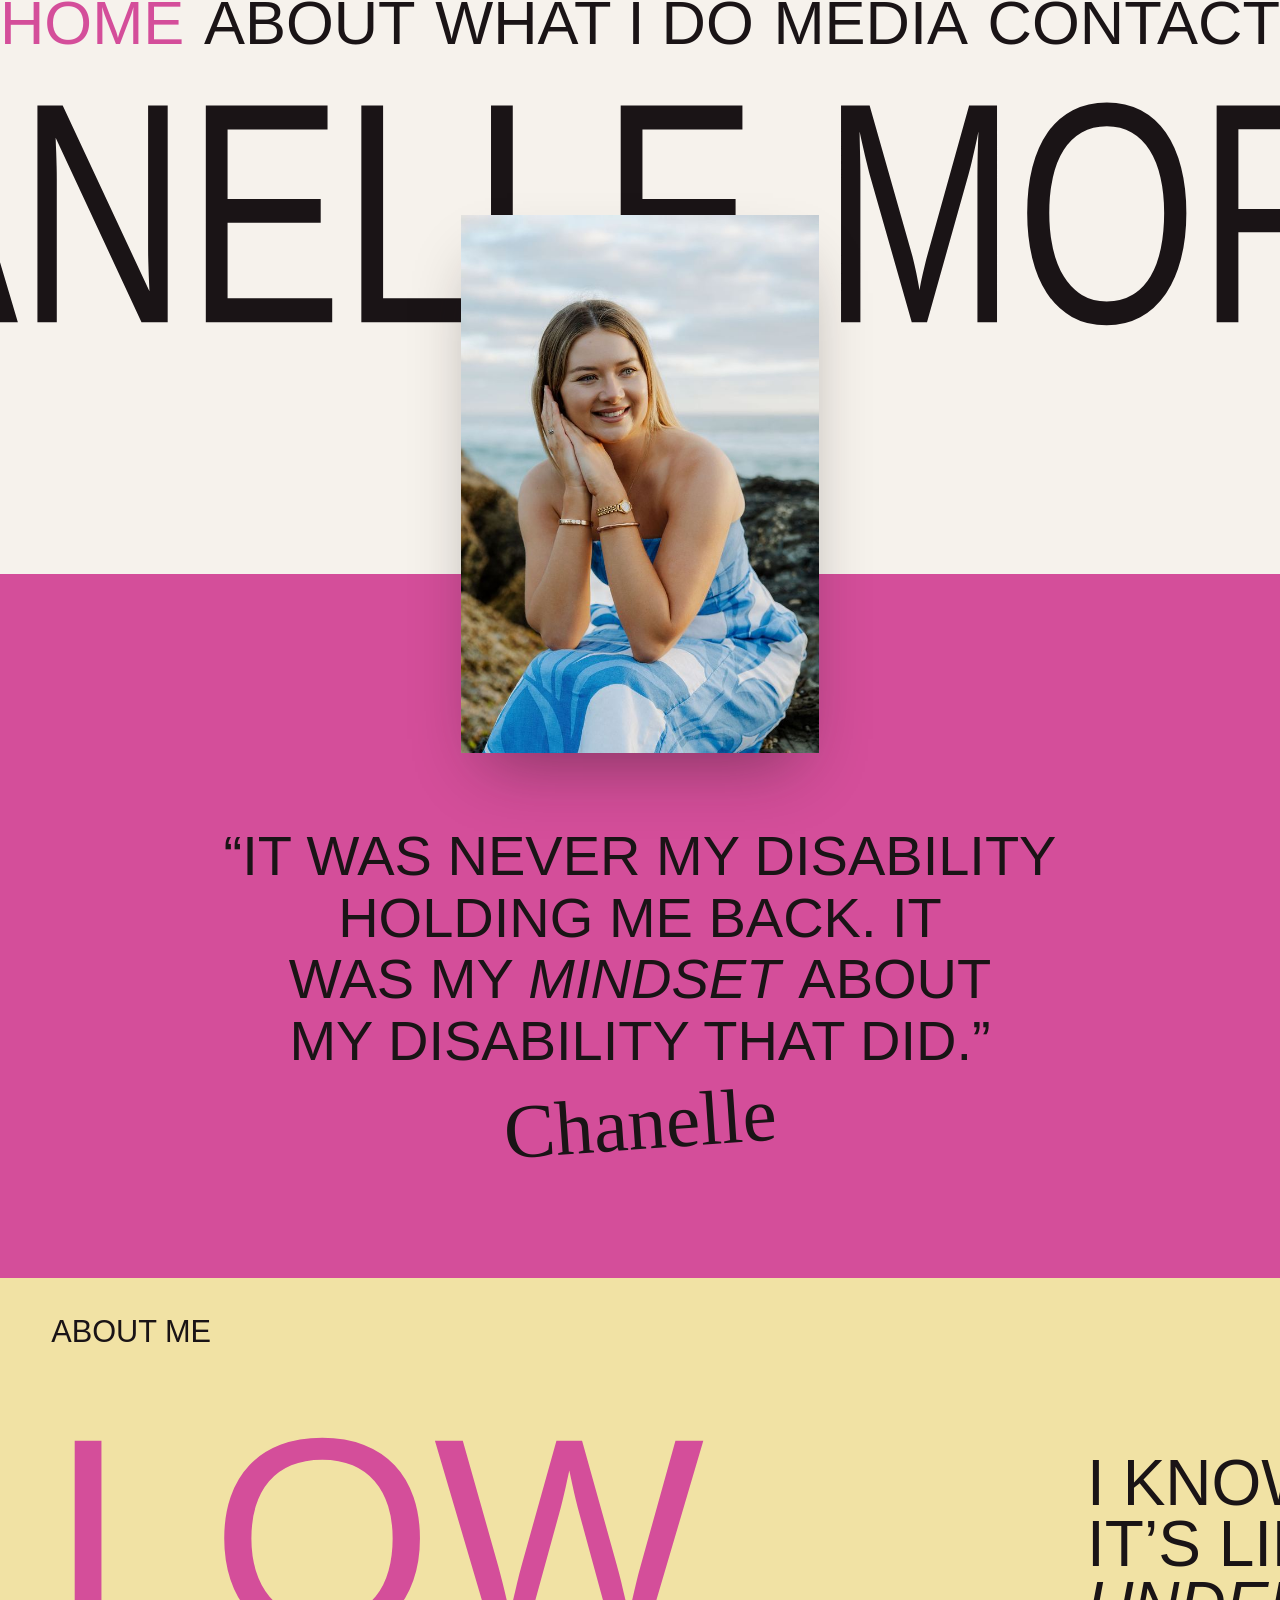
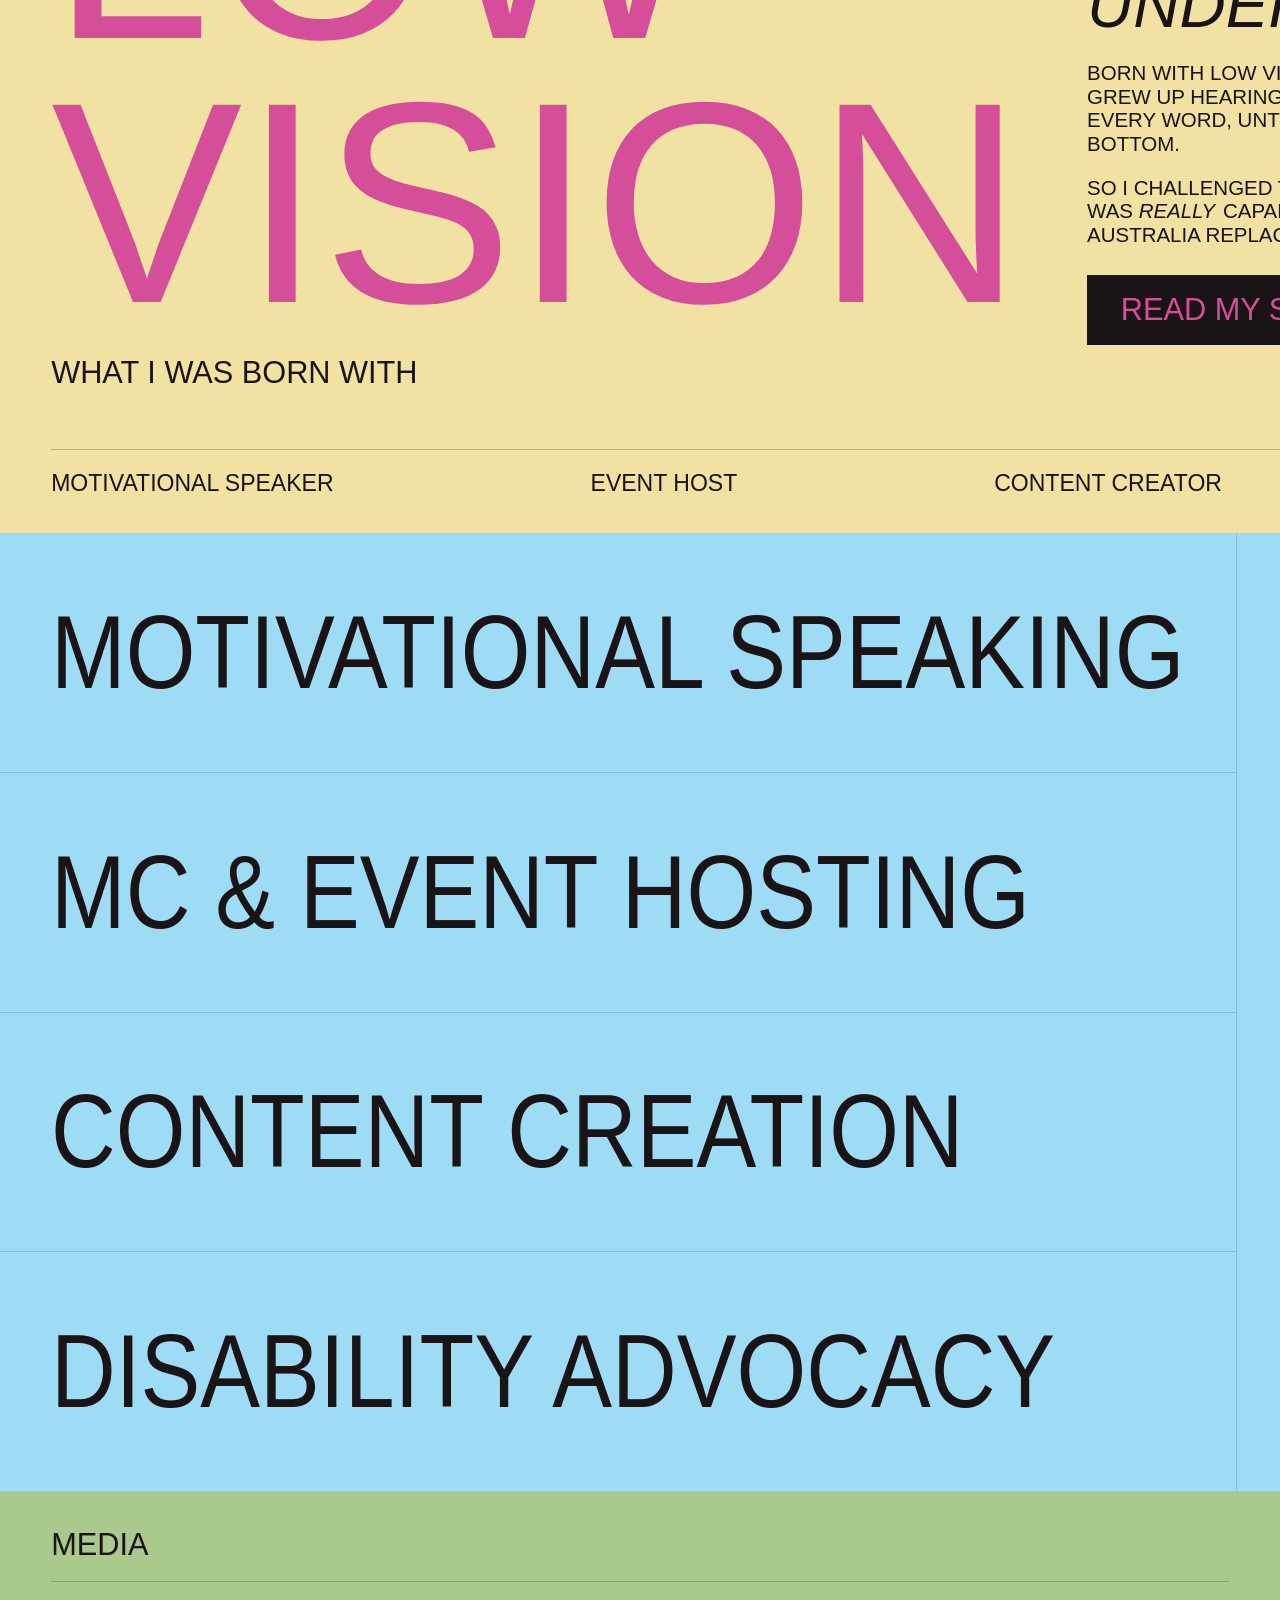
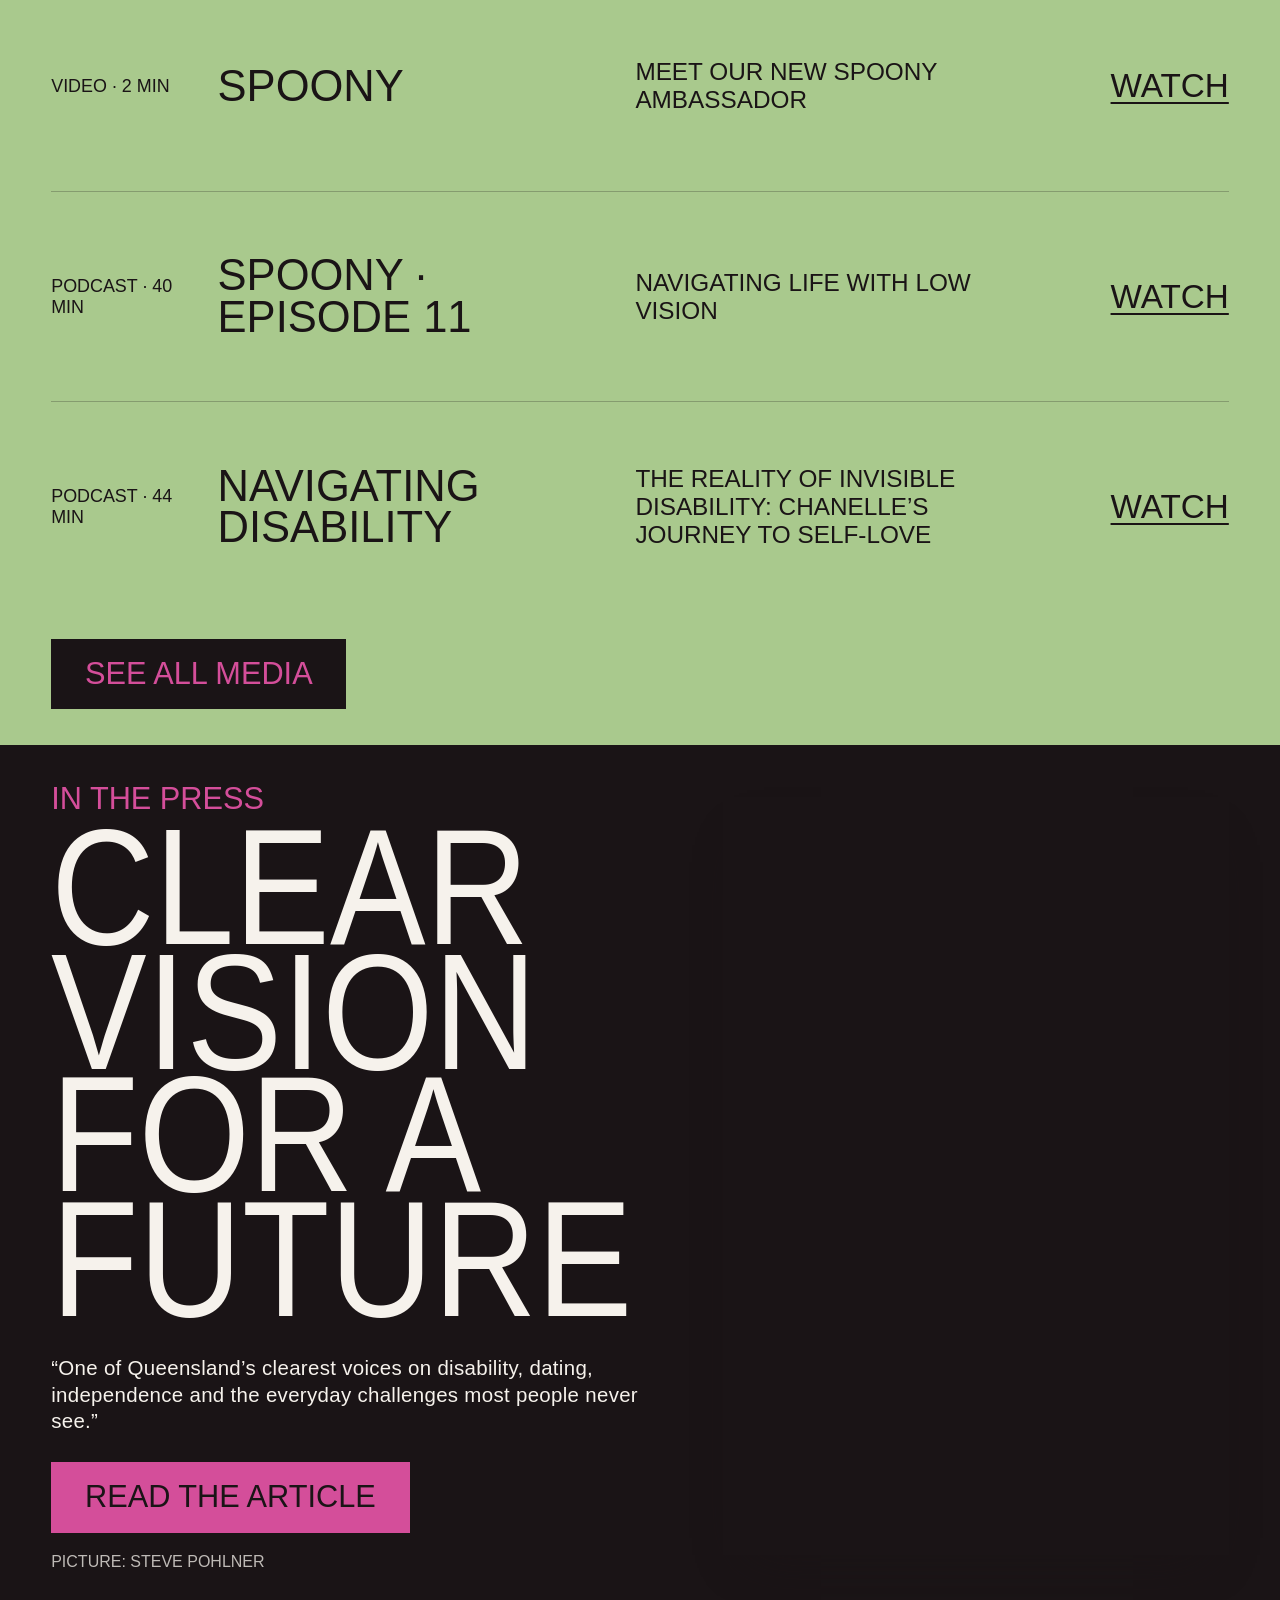
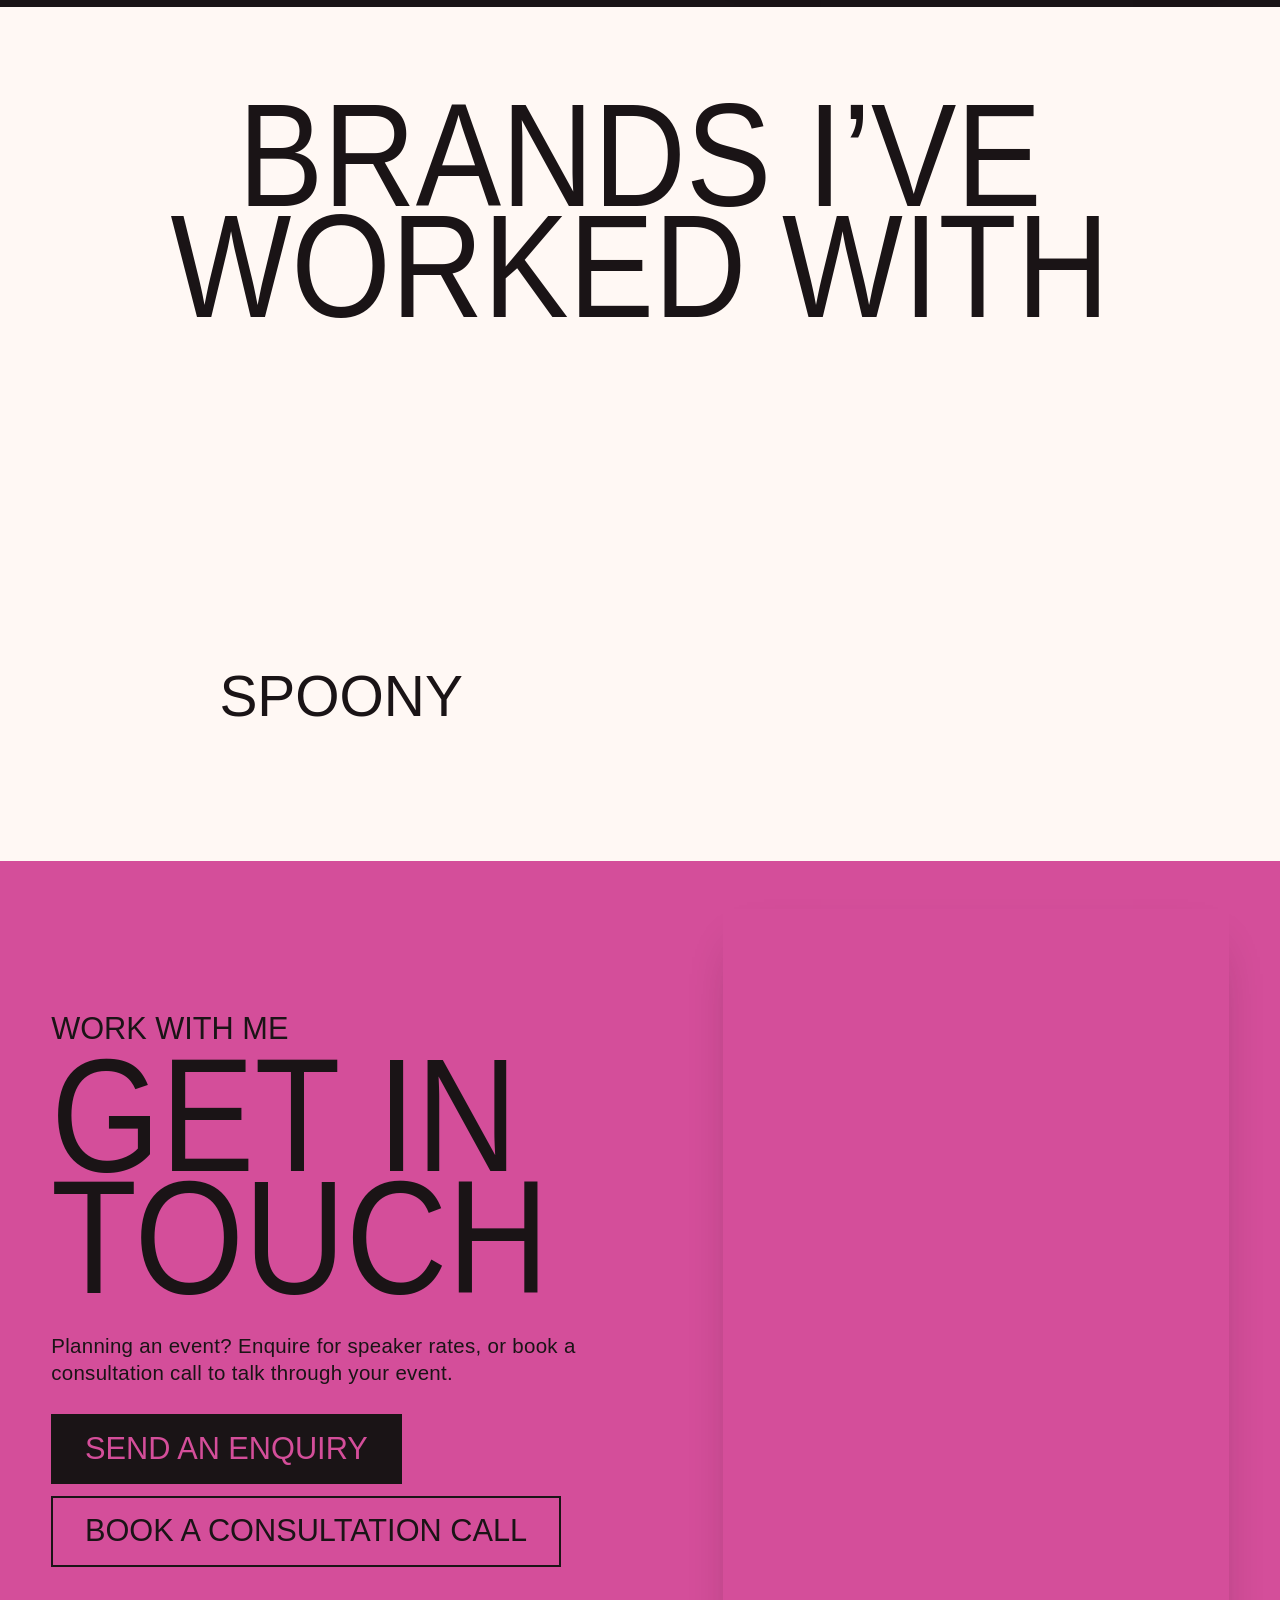
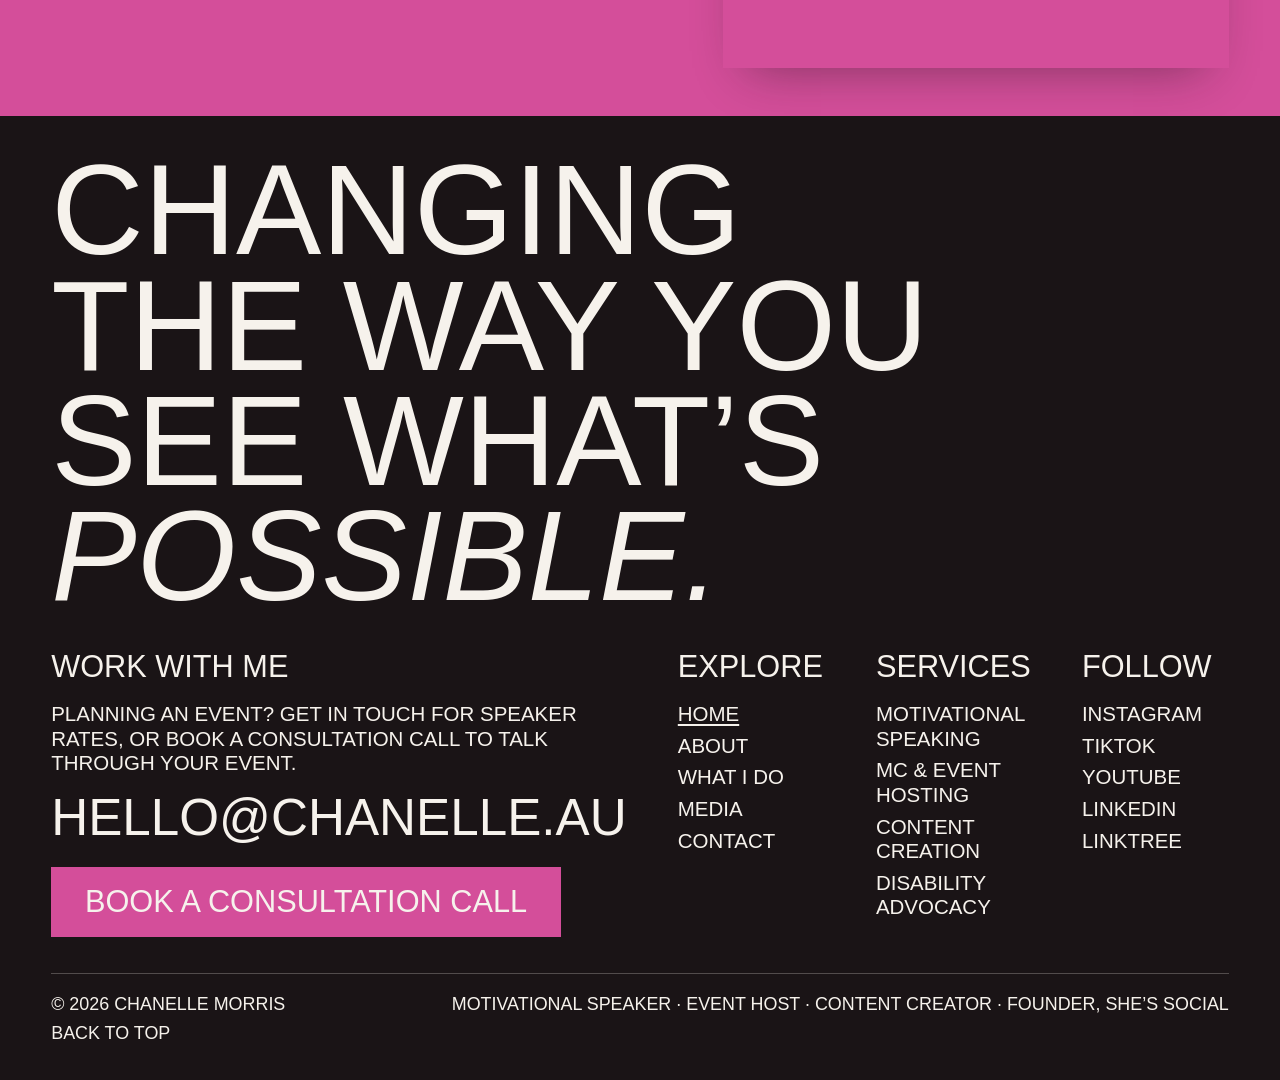
<file: index.html>
<!doctype html>
<html lang="en">
<head>
  <meta charset="utf-8">
  <meta name="viewport" content="width=device-width, initial-scale=1">
  <!-- Security: only load code, styles and fonts from this site and Google Fonts;
       no plugins, no framing tricks, forms only post to this site, email or HTTPS.
       Narrow connect-src/form-action to the form service once one is chosen. -->
  <meta http-equiv="Content-Security-Policy" content="default-src 'self'; script-src 'self'; style-src 'self' https://fonts.googleapis.com; font-src https://fonts.gstatic.com; img-src 'self' data:; connect-src 'self' https:; form-action 'self' https: mailto:; base-uri 'self'; object-src 'none'; frame-src 'none'">
  <meta name="referrer" content="strict-origin-when-cross-origin">
  <title>Chanelle Morris · Motivational speaker</title>
  <meta name="description" content="Chanelle Morris is a motivational speaker, event host and content creator helping audiences replace fear with belief.">

  <link rel="preconnect" href="https://fonts.googleapis.com">
  <link rel="preconnect" href="https://fonts.gstatic.com" crossorigin>
  <link rel="stylesheet" href="https://fonts.googleapis.com/css2?family=League+Gothic&family=Mrs+Saint+Delafield&display=swap">
  <link rel="stylesheet" href="style.css">

  <script src="main.js" defer></script>
</head>
<body>
  <header class="site-header">
    <nav class="site-nav" aria-label="Main">
      <a href="index.html" aria-current="page">Home</a>
      <a class="site-nav__link" href="about.html">About</a>
      <a class="site-nav__link" href="what-i-do.html">What I do</a>
      <a class="site-nav__link" href="media.html">Media</a>
      <a class="site-nav__link" href="contact.html">Contact</a>
      <button class="site-nav__toggle" type="button" aria-label="Menu" aria-expanded="false" aria-controls="menu">
        <span></span><span></span><span></span>
      </button>
    </nav>
  </header>

  <div class="menu" id="menu" inert>
    <nav class="menu__nav" aria-label="Menu">
      <a class="menu__link" href="index.html" aria-current="page"><span>Home</span></a>
      <a class="menu__link" href="about.html"><span>About</span></a>
      <a class="menu__link" href="what-i-do.html"><span>What I do</span></a>
      <a class="menu__link" href="media.html"><span>Media</span></a>
      <a class="menu__link" href="contact.html"><span>Contact</span></a>
    </nav>

    <div class="menu__footer">
      <a class="menu__email" href="mailto:hello@chanelle.au">hello@chanelle.au</a>
      <a class="button button--pink menu__cta" href="contact.html?enquiry=consultation">Book a consultation call</a>
      <ul class="menu__social" aria-label="Follow Chanelle">
        <li><a href="https://www.instagram.com/chanellemorriss/" target="_blank" rel="noopener">Instagram</a></li>
        <li><a href="https://www.tiktok.com/@chanellemorriss" target="_blank" rel="noopener">TikTok</a></li>
        <li><a href="https://www.youtube.com/@chanellemorriss" target="_blank" rel="noopener">YouTube</a></li>
        <li><a href="https://au.linkedin.com/in/chanelle-morris-b54a25160" target="_blank" rel="noopener">LinkedIn</a></li>
        <li><a href="https://linktr.ee/chanellemorris" target="_blank" rel="noopener">Linktree</a></li>
      </ul>
    </div>
  </div>

  <main>
    <section class="hero">
      <!-- Her name, centred above the photo. The heading carries her name for
           screen readers and search; the big words are visual. -->
      <div class="hero__stage">
        <h1 class="visually-hidden">Chanelle Morris</h1>
        <p class="hero__name" aria-hidden="true"><span>Chanelle</span> <span>Morris</span></p>
        <figure class="hero__photo">
          <img src="images/photos/cheek-hand-1024.jpg" srcset="images/photos/cheek-hand-640.jpg 640w, images/photos/cheek-hand-1024.jpg 1024w" sizes="(max-width: 700px) 60vw, 440px" width="1024" height="1536" alt="Chanelle smiling, resting her cheek on her hands, in a blue and white dress by the sea" fetchpriority="high">
        </figure>
      </div>

      <div class="hero__band">
        <blockquote class="hero__quote">
          <p>“It was never my disability holding me back. It was my <em>mindset</em> about my disability that did.”</p>
          <footer class="hero__signature">Chanelle</footer>
        </blockquote>
      </div>
    </section>

    <section class="about" aria-labelledby="about-title">
      <p class="about__label">About me</p>

      <div class="about__stat">
        <p class="about__stat-number">Low<br>vision</p>
        <p class="about__stat-caption">What I was born with</p>
      </div>

      <div class="about__content">
        <h2 class="about__title" id="about-title">I know what it’s like to be <em>underestimated.</em></h2>
        <p>Born with low vision and legally blind in one eye, I grew up hearing what I couldn’t do. I believed every word, until I was housebound and at rock bottom.</p>
        <p>So I challenged those beliefs, and found out what I was <em>really</em> capable of. Now I help audiences across Australia replace fear with belief.</p>
        <a class="button" href="about.html">Read my story</a>
      </div>

      <figure class="about__photo">
        <img src="images/photos/portrait-laughing-1024.jpg" srcset="images/photos/portrait-laughing-640.jpg 640w, images/photos/portrait-laughing-1024.jpg 1024w" sizes="(max-width: 700px) 100vw, 30vw" width="1024" height="1536" alt="Chanelle laughing on the rocks in a pink dress" loading="lazy" decoding="async">
      </figure>

      <ul class="about__roles">
        <li>Motivational speaker</li>
        <li>Event host</li>
        <li>Content creator</li>
        <li>Founder, She’s Social</li>
      </ul>
    </section>

    <section class="services" aria-labelledby="services-title">
      <div class="services__detail">
        <h2 class="services__title" id="services-title">What I do</h2>

        <div class="services__panels">
          <div class="services__panel is-active" id="service-intro">
            <p class="services__text">I help audiences, brands, and communities connect with the power of belief, resilience, and <em>possibility.</em></p>
          </div>
          <div class="services__panel" id="service-speaking">
            <p class="services__number">01</p>
            <p class="services__text">Talks on confidence, resilience and mindset, built on my own journey with low vision. Real stories and practical tools that help your audience replace fear with belief.</p>
          </div>
          <div class="services__panel" id="service-hosting">
            <p class="services__number">02</p>
            <p class="services__text">I bring energy and conviction to the stage, keeping your event flowing and your audience with you from the first welcome to the final word.</p>
          </div>
          <div class="services__panel" id="service-content">
            <p class="services__number">03</p>
            <p class="services__text">Honest, everyday stories about low vision, confidence and mindset, for my community and the brands that want to reach them.</p>
          </div>
          <div class="services__panel" id="service-advocacy">
            <p class="services__number">04</p>
            <p class="services__text">Using my voice and my own experience of low vision to change how people see disability, and to help everyone feel safe, seen and included.</p>
          </div>
        </div>

        <a class="button services__more" href="what-i-do.html">More about what I do</a>
      </div>

      <ul class="services__list">
        <li><a class="services__item" href="motivational-speaking.html" aria-describedby="service-speaking"><span>Motivational speaking</span></a></li>
        <li><a class="services__item" href="event-hosting.html" aria-describedby="service-hosting"><span>MC & event hosting</span></a></li>
        <li><a class="services__item" href="content-creation.html" aria-describedby="service-content"><span>Content creation</span></a></li>
        <li><a class="services__item" href="disability-advocacy.html" aria-describedby="service-advocacy"><span>Disability advocacy</span></a></li>
      </ul>
    </section>

    <section class="media" aria-labelledby="media-title">
      <h2 class="media__heading" id="media-title">Media</h2>

      <ul class="media__list">
        <li class="media__item">
          <p class="media__type">Video · 2 min</p>
          <h3 class="media__outlet">Spoony</h3>
          <p class="media__title">Meet our new Spoony ambassador</p>
          <p class="media__links"><a href="https://www.youtube.com/watch?v=QLoELsAYJAw" target="_blank" rel="noopener">Watch</a></p>
        </li>
        <li class="media__item">
          <p class="media__type">Podcast · 40 min</p>
          <h3 class="media__outlet">Spoony · Episode 11</h3>
          <p class="media__title">Navigating life with low vision</p>
          <p class="media__links"><a href="https://www.youtube.com/watch?v=zX71jr0fkV8" target="_blank" rel="noopener">Watch</a></p>
        </li>
        <li class="media__item">
          <p class="media__type">Podcast · 44 min</p>
          <h3 class="media__outlet">Navigating Disability</h3>
          <p class="media__title">The reality of invisible disability: Chanelle’s journey to self-love</p>
          <p class="media__links"><a href="https://www.youtube.com/watch?v=YmX7a8defS8" target="_blank" rel="noopener">Watch</a></p>
        </li>
      </ul>

      <a class="button media__more" href="media.html">See all media</a>
    </section>

    <!-- Press feature: big text beside the newspaper page. Also on media.html. -->
    <section class="page-hero press" aria-labelledby="press-title">
      <div class="page-hero__text">
        <p class="page-hero__label">In the press</p>
        <h2 class="page-hero__title page-hero__title--long" id="press-title"><span>Clear vision</span> <span>for a future</span></h2>
        <blockquote class="prose page-hero__intro">
          <p>“One of Queensland’s clearest voices on disability, dating, independence and the everyday challenges most people never see.”</p>
        </blockquote>
        <div class="page-hero__buttons">
          <a class="button button--pink" href="images/press/clear-vision-article.jpg" target="_blank" rel="noopener">Read the article<span class="visually-hidden"> (opens the newspaper page as an image)</span></a>
        </div>
        <p class="press__credit">Picture: Steve Pohlner</p>
      </div>
      <figure class="page-hero__photo">
        <img src="images/press/clear-vision-article.jpg" width="1056" height="1584" alt="The newspaper article ‘Clear vision for a future’, with a photo of Chanelle in a blue suit" loading="lazy" decoding="async">
      </figure>
    </section>

    <section class="logos" aria-labelledby="logos-title">
      <h2 class="logos__title" id="logos-title">Brands I’ve worked with</h2>

      <ul class="logos__grid">
        <li><a href="https://www.tiktok.com/" target="_blank" rel="noopener"><img class="logos__logo" src="images/logos/tiktok.svg" width="1000" height="291" alt="TikTok" loading="lazy"></a></li>
        <li><a href="https://www.petbarn.com.au/" target="_blank" rel="noopener"><img class="logos__logo logos__logo--xwide" src="images/logos/petbarn.svg" width="173" height="27" alt="Petbarn" loading="lazy"></a></li>
        <li><a href="https://sed.visionaustralia.org/" target="_blank" rel="noopener"><img class="logos__logo" src="images/logos/seeing-eye-dogs.svg" width="177" height="65" alt="Seeing Eye Dogs" loading="lazy"></a></li>
        <li><a href="https://www.13cabs.com.au/" target="_blank" rel="noopener"><img class="logos__logo logos__logo--wide" src="images/logos/13cabs.png" width="400" height="104" alt="13cabs" loading="lazy"></a></li>
        <li><a href="https://www.visionaustralia.org/" target="_blank" rel="noopener"><img class="logos__logo" src="images/logos/vision-australia.svg" width="176" height="65" alt="Vision Australia" loading="lazy"></a></li>
        <li><a href="https://www.blindgolf.com.au/" target="_blank" rel="noopener"><img class="logos__logo logos__logo--square" src="images/logos/blind-golf.png" width="360" height="360" alt="Blind Golf Australia" loading="lazy"></a></li>
        <li><a href="https://www.mymusclechef.com/" target="_blank" rel="noopener"><img class="logos__logo logos__logo--compact" src="images/logos/muscle-chef.svg" width="77" height="39" alt="My Muscle Chef" loading="lazy"></a></li>
        <li><a href="https://au.motelrocks.com/" target="_blank" rel="noopener"><img class="logos__logo" src="images/logos/motel-rocks.png" width="297" height="94" alt="Motel Rocks" loading="lazy"></a></li>
        <!-- Spoony's website is down (Cloudflare error), so it isn't linked for now. -->
        <li><span class="logos__wordmark">Spoony</span></li>
        <li><a href="https://rotarysurferssunrise.org/" target="_blank" rel="noopener"><img class="logos__logo" src="images/logos/rotary.svg" width="392" height="148" alt="Rotary" loading="lazy"></a></li>
        <li><a href="https://anchoredcare.com.au/" target="_blank" rel="noopener"><img class="logos__logo logos__logo--wide" src="images/logos/anchored-care.png" width="1172" height="278" alt="Anchored Care" loading="lazy"></a></li>
        <li><a href="https://www.feroscare.com.au/" target="_blank" rel="noopener"><img class="logos__logo logos__logo--wide" src="images/logos/feros-care.svg" width="433" height="92" alt="Feros Care" loading="lazy"></a></li>
        <li><a href="https://impactgoldcoast.com.au/" target="_blank" rel="noopener"><img class="logos__logo logos__logo--compact" src="images/logos/impact-gold-coast-youth-summit.png" width="396" height="257" alt="IMPACT Gold Coast Youth Summit" loading="lazy"></a></li>
        <li><a href="https://www.ylaaus.com/" target="_blank" rel="noopener"><img class="logos__logo logos__logo--wide" src="images/logos/ylaa.png" width="1122" height="258" alt="Youth Leadership Academy Australia" loading="lazy"></a></li>
      </ul>
    </section>

    <section class="page-hero contact-cta" aria-labelledby="contact-cta-title">
      <div class="page-hero__text">
        <p class="page-hero__label">Work with me</p>
        <h2 class="page-hero__title" id="contact-cta-title"><span>Get in touch</span></h2>
        <div class="prose page-hero__intro">
          <p>Planning an event? Enquire for speaker rates, or book a consultation call to talk through your event.</p>
        </div>
        <div class="page-hero__buttons">
          <a class="button" href="contact.html">Send an enquiry</a>
          <a class="button button--outline" href="contact.html?enquiry=consultation">Book a consultation call</a>
        </div>
      </div>
      <figure class="page-hero__photo">
        <img src="images/photos/stool-smile-1024.jpg" srcset="images/photos/stool-smile-640.jpg 640w, images/photos/stool-smile-1024.jpg 1024w" sizes="(max-width: 700px) 100vw, 40vw" width="1024" height="1536" alt="Chanelle smiling, sitting on a stool by the sea in a blue and white dress" loading="lazy" decoding="async">
      </figure>
    </section>
  </main>

  <footer class="site-footer">
    <p class="site-footer__statement">Changing the way you see what’s <em>possible.</em></p>

    <div class="site-footer__columns">
      <div class="site-footer__contact">
        <h2 class="site-footer__heading">Work with me</h2>
        <p>Planning an event? Get in touch for speaker rates, or book a consultation call to talk through your event.</p>
        <a class="site-footer__email" href="mailto:hello@chanelle.au">hello@chanelle.au</a>
        <a class="button button--pink" href="contact.html?enquiry=consultation">Book a consultation call</a>
      </div>

      <nav aria-label="Footer">
        <h2 class="site-footer__heading">Explore</h2>
        <ul>
          <li><a href="index.html" aria-current="page">Home</a></li>
          <li><a href="about.html">About</a></li>
          <li><a href="what-i-do.html">What I do</a></li>
          <li><a href="media.html">Media</a></li>
          <li><a href="contact.html">Contact</a></li>
        </ul>
      </nav>

      <nav aria-label="Services">
        <h2 class="site-footer__heading">Services</h2>
        <ul>
          <li><a href="motivational-speaking.html">Motivational speaking</a></li>
          <li><a href="event-hosting.html">MC & event hosting</a></li>
          <li><a href="content-creation.html">Content creation</a></li>
          <li><a href="disability-advocacy.html">Disability advocacy</a></li>
        </ul>
      </nav>

      <div>
        <h2 class="site-footer__heading">Follow</h2>
        <ul>
          <li><a href="https://www.instagram.com/chanellemorriss/" target="_blank" rel="noopener">Instagram</a></li>
          <li><a href="https://www.tiktok.com/@chanellemorriss" target="_blank" rel="noopener">TikTok</a></li>
          <li><a href="https://www.youtube.com/@chanellemorriss" target="_blank" rel="noopener">YouTube</a></li>
          <li><a href="https://au.linkedin.com/in/chanelle-morris-b54a25160" target="_blank" rel="noopener">LinkedIn</a></li>
          <li><a href="https://linktr.ee/chanellemorris" target="_blank" rel="noopener">Linktree</a></li>
        </ul>
      </div>
    </div>

    <div class="site-footer__bottom">
      <p>© 2026 Chanelle Morris</p>
      <p>Motivational speaker · Event host · Content creator · Founder, She’s Social</p>
      <a href="#">Back to top</a>
    </div>
  </footer>
</body>
</html>
</file>
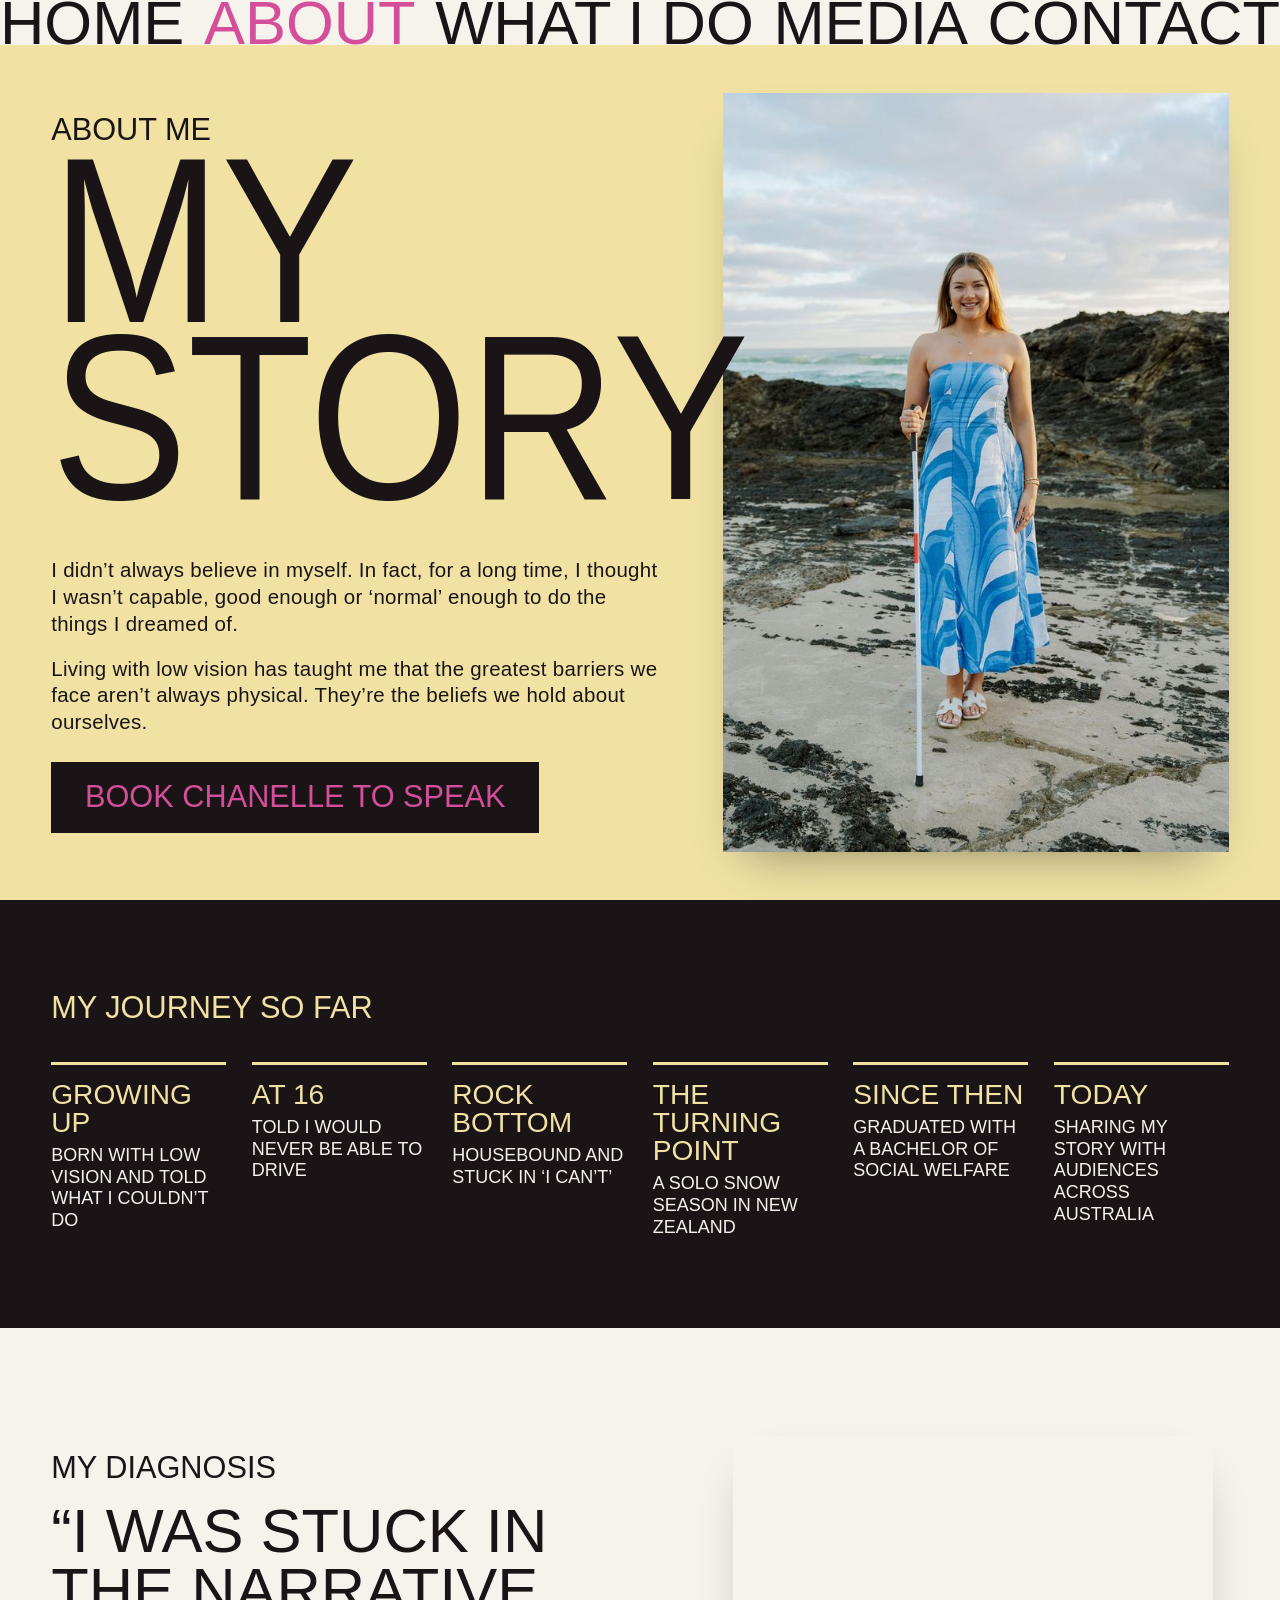
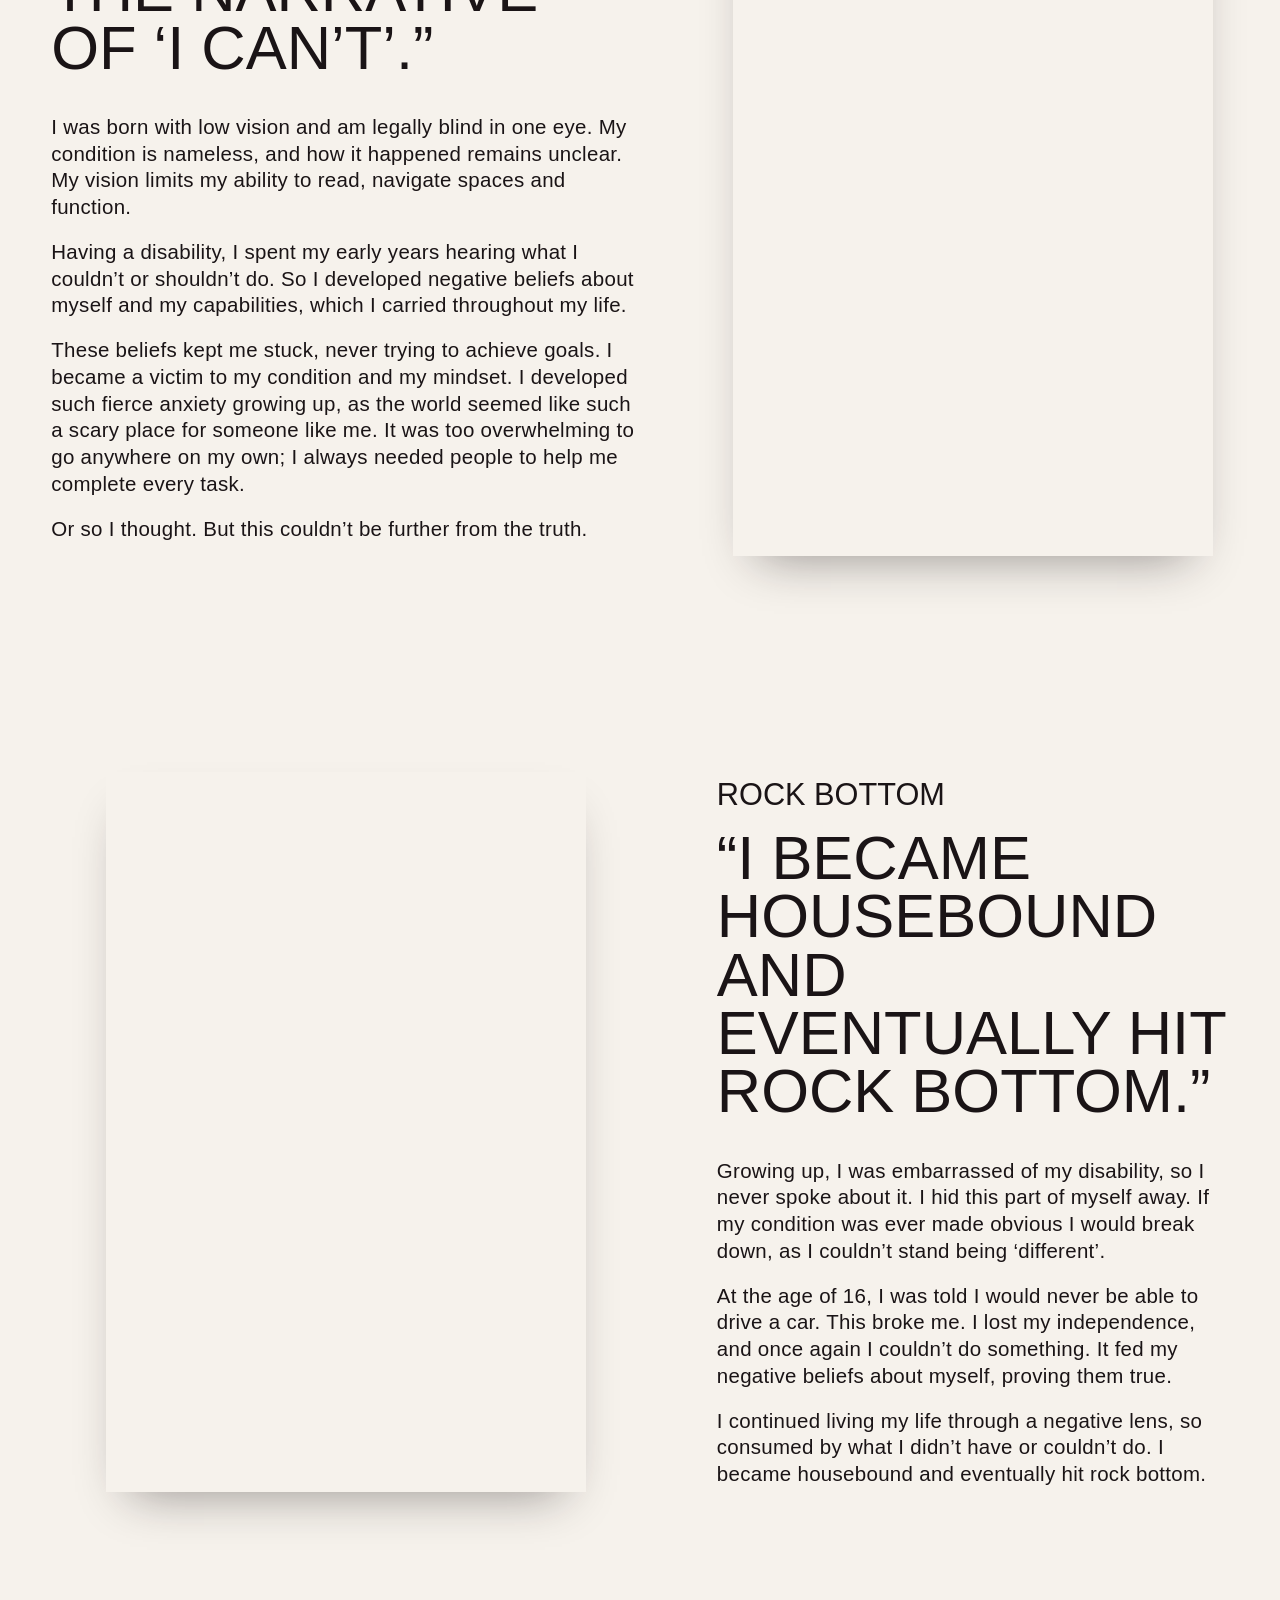
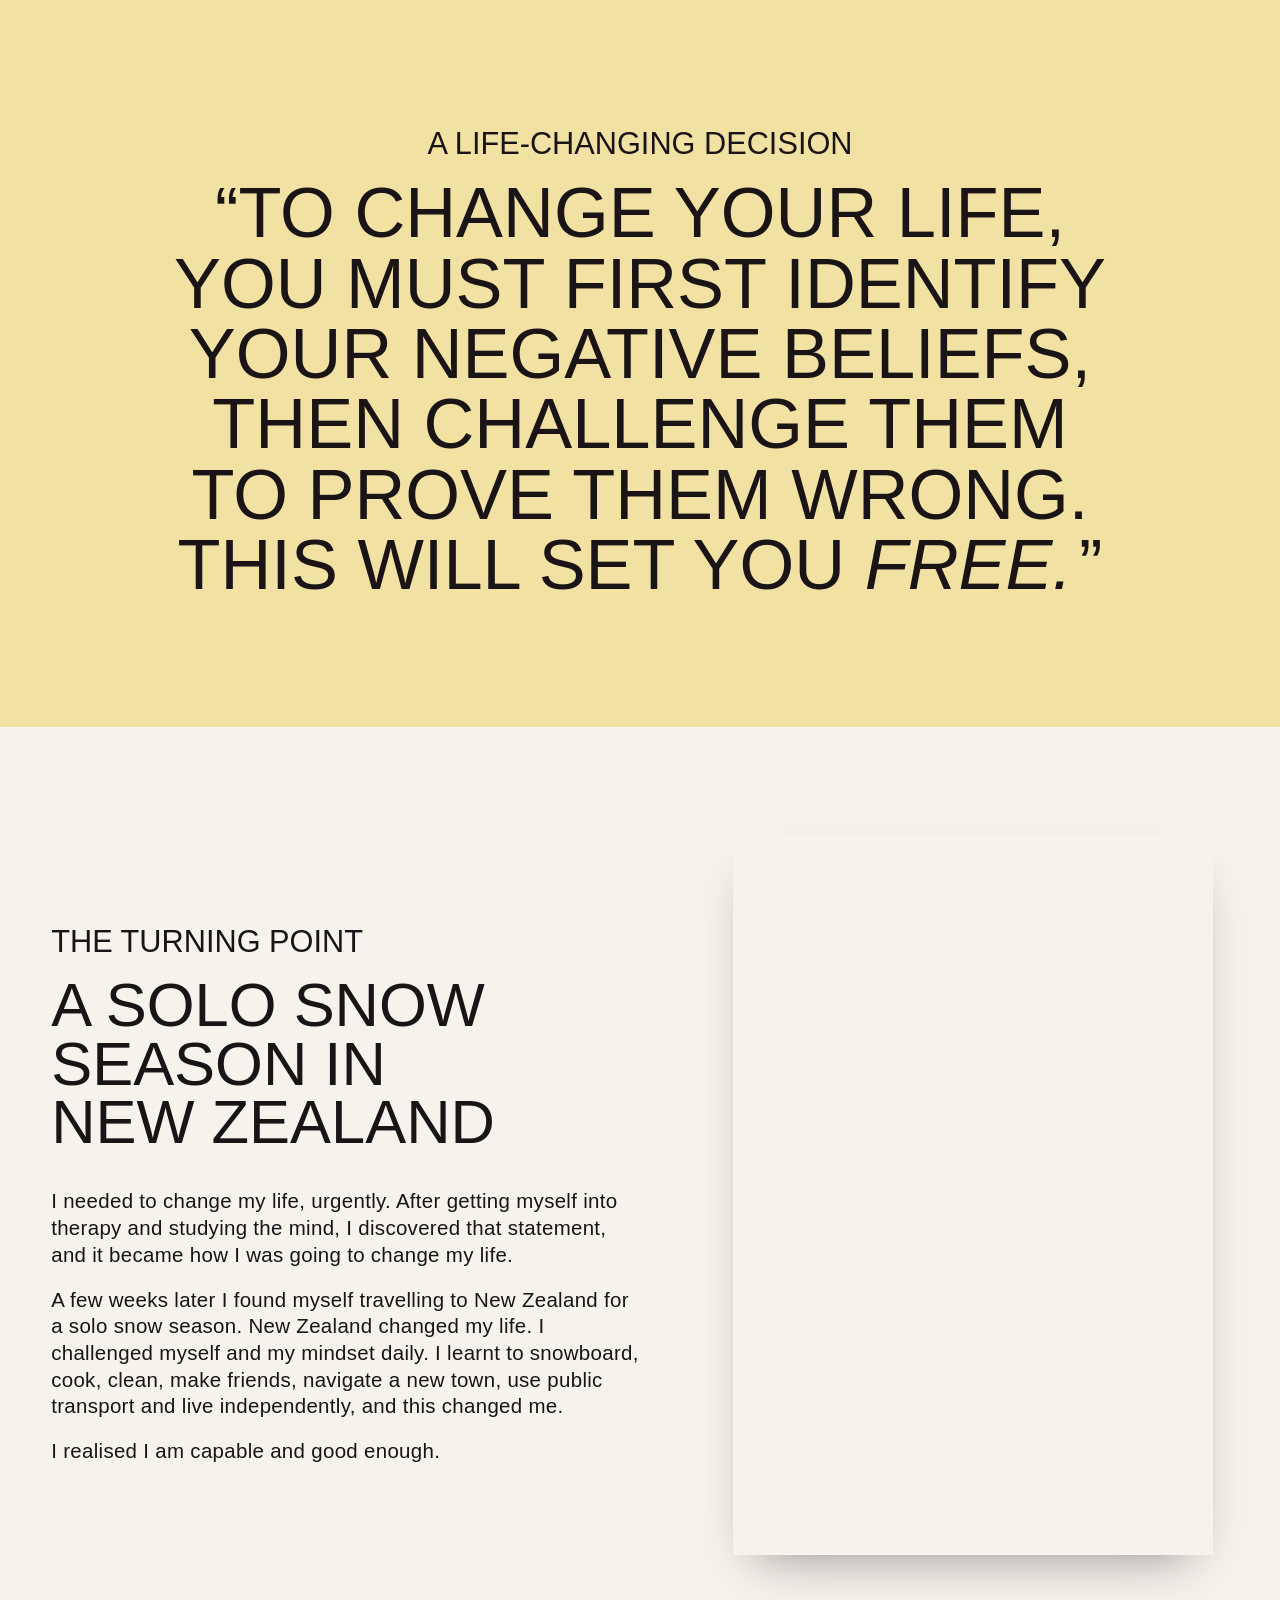
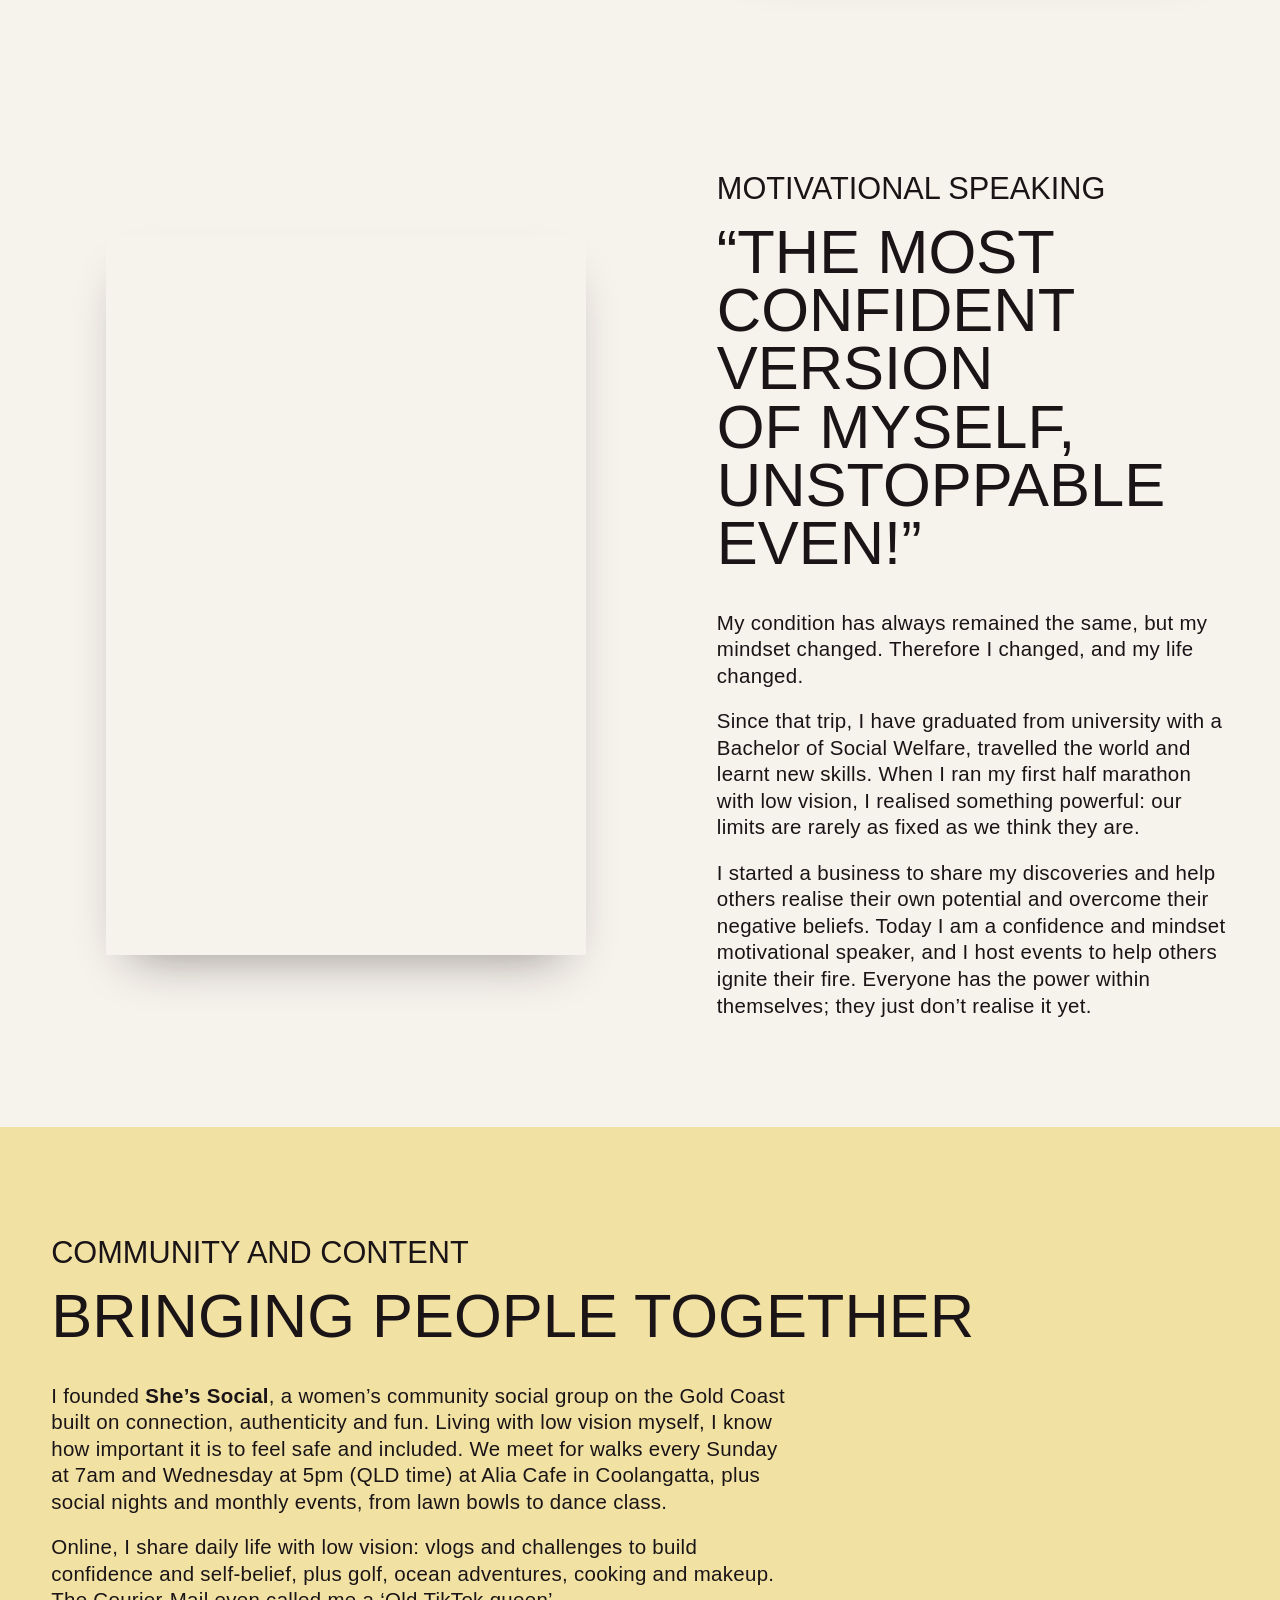
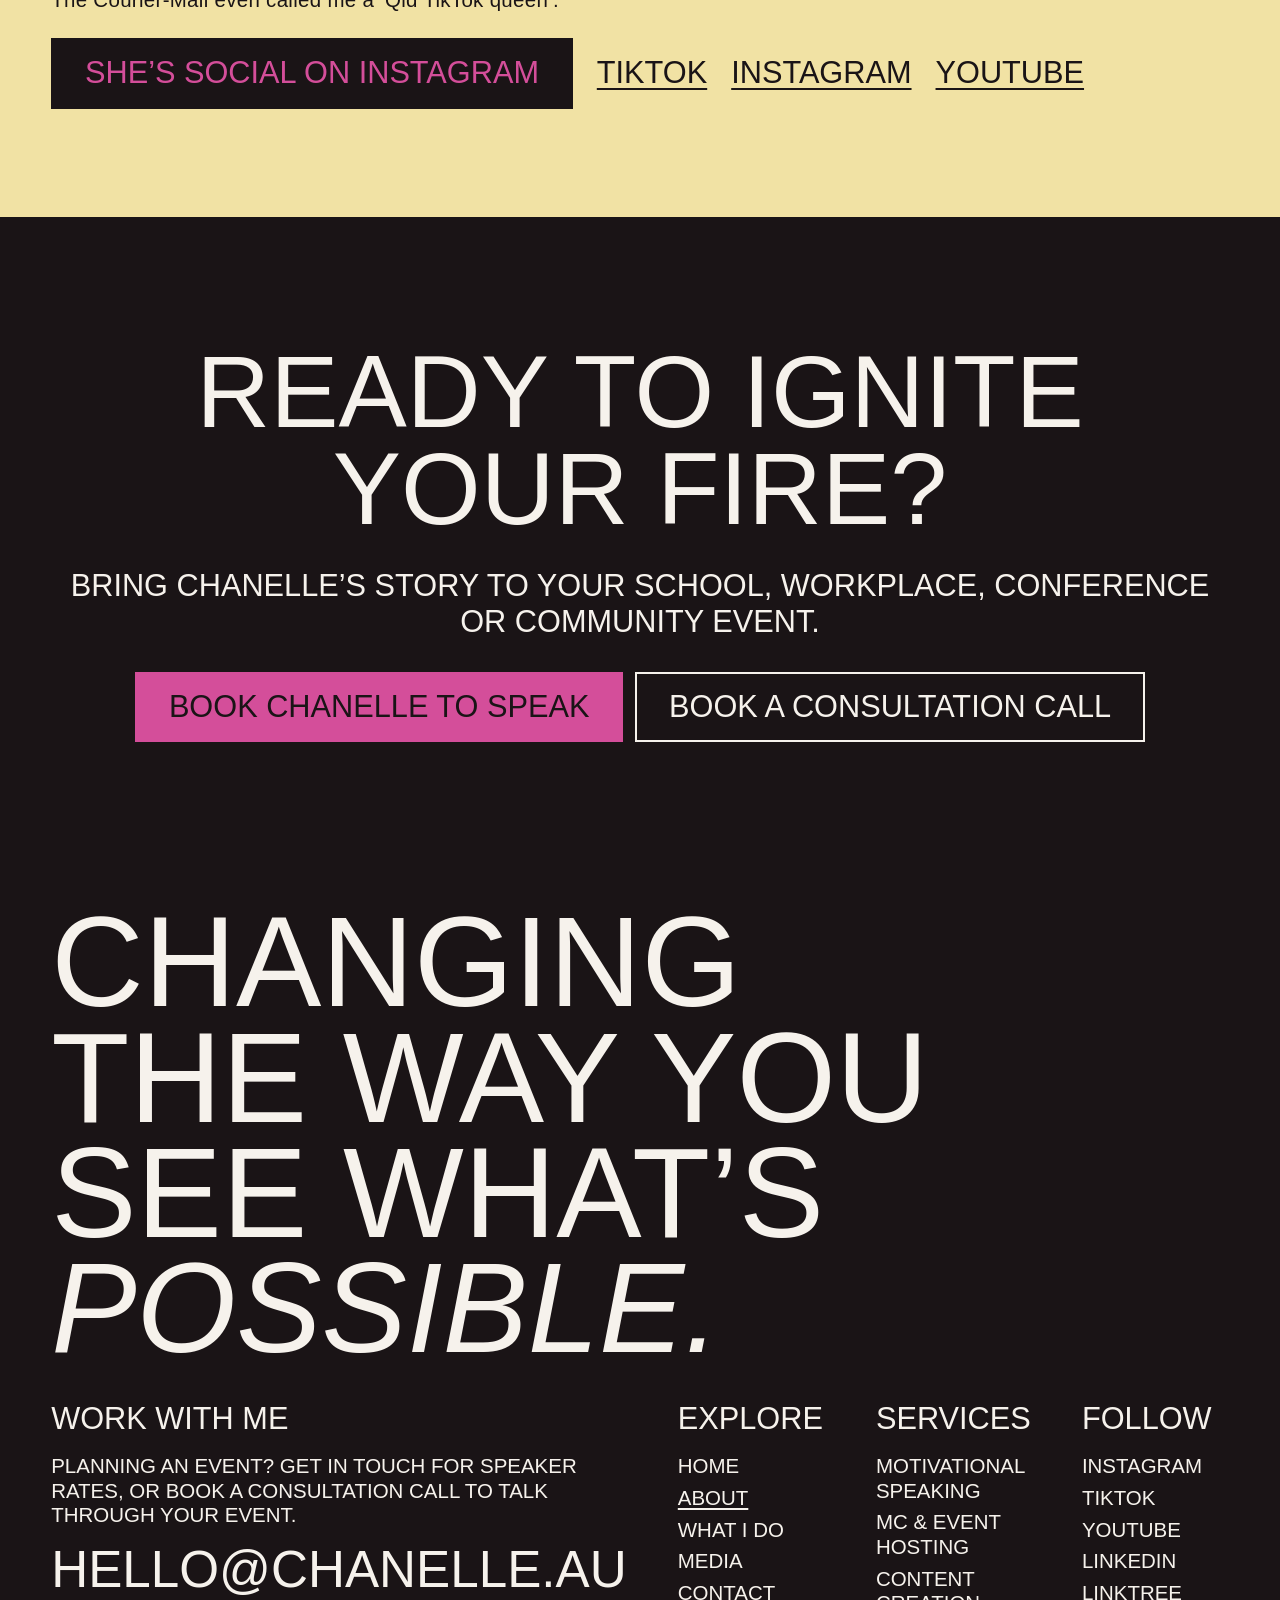
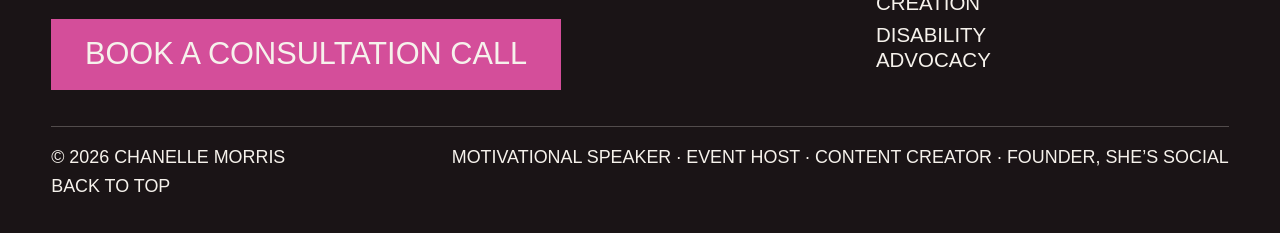
<file: about.html>
<!doctype html>
<html lang="en">
<head>
  <meta charset="utf-8">
  <meta name="viewport" content="width=device-width, initial-scale=1">
  <!-- Security: only load code, styles and fonts from this site and Google Fonts;
       no plugins, no framing tricks, forms only post to this site, email or HTTPS.
       Narrow connect-src/form-action to the form service once one is chosen. -->
  <meta http-equiv="Content-Security-Policy" content="default-src 'self'; script-src 'self'; style-src 'self' https://fonts.googleapis.com; font-src https://fonts.gstatic.com; img-src 'self' data:; connect-src 'self' https:; form-action 'self' https: mailto:; base-uri 'self'; object-src 'none'; frame-src 'none'">
  <meta name="referrer" content="strict-origin-when-cross-origin">
  <title>My story · Chanelle Morris</title>
  <meta name="description" content="Born with low vision and told what she couldn’t do, Chanelle Morris shares how changing her mindset changed her life.">

  <link rel="preconnect" href="https://fonts.googleapis.com">
  <link rel="preconnect" href="https://fonts.gstatic.com" crossorigin>
  <link rel="stylesheet" href="https://fonts.googleapis.com/css2?family=League+Gothic&family=Mrs+Saint+Delafield&display=swap">
  <link rel="stylesheet" href="style.css">

  <script src="main.js" defer></script>
</head>
<body class="page page--about">
  <header class="site-header">
    <nav class="site-nav" aria-label="Main">
      <a href="index.html">Home</a>
      <a class="site-nav__link" href="about.html" aria-current="page">About</a>
      <a class="site-nav__link" href="what-i-do.html">What I do</a>
      <a class="site-nav__link" href="media.html">Media</a>
      <a class="site-nav__link" href="contact.html">Contact</a>
      <button class="site-nav__toggle" type="button" aria-label="Menu" aria-expanded="false" aria-controls="menu">
        <span></span><span></span><span></span>
      </button>
    </nav>
  </header>

  <div class="menu" id="menu" inert>
    <nav class="menu__nav" aria-label="Menu">
      <a class="menu__link" href="index.html"><span>Home</span></a>
      <a class="menu__link" href="about.html" aria-current="page"><span>About</span></a>
      <a class="menu__link" href="what-i-do.html"><span>What I do</span></a>
      <a class="menu__link" href="media.html"><span>Media</span></a>
      <a class="menu__link" href="contact.html"><span>Contact</span></a>
    </nav>

    <div class="menu__footer">
      <a class="menu__email" href="mailto:hello@chanelle.au">hello@chanelle.au</a>
      <a class="button button--pink menu__cta" href="contact.html?enquiry=consultation">Book a consultation call</a>
      <ul class="menu__social" aria-label="Follow Chanelle">
        <li><a href="https://www.instagram.com/chanellemorriss/" target="_blank" rel="noopener">Instagram</a></li>
        <li><a href="https://www.tiktok.com/@chanellemorriss" target="_blank" rel="noopener">TikTok</a></li>
        <li><a href="https://www.youtube.com/@chanellemorriss" target="_blank" rel="noopener">YouTube</a></li>
        <li><a href="https://au.linkedin.com/in/chanelle-morris-b54a25160" target="_blank" rel="noopener">LinkedIn</a></li>
        <li><a href="https://linktr.ee/chanellemorris" target="_blank" rel="noopener">Linktree</a></li>
      </ul>
    </div>
  </div>

  <main>
    <section class="page-hero" aria-labelledby="page-title">
      <div class="page-hero__text">
        <p class="page-hero__label">About me</p>
        <h1 class="page-hero__title" id="page-title"><span>My story</span></h1>
        <div class="prose page-hero__intro">
          <p>I didn’t always believe in myself. In fact, for a long time, I thought I wasn’t capable, good enough or ‘normal’ enough to do the things I dreamed of.</p>
          <p>Living with low vision has taught me that the greatest barriers we face aren’t always physical. They’re the beliefs we hold about ourselves.</p>
        </div>
        <div class="page-hero__buttons">
        <a class="button" href="contact.html?enquiry=speaking">Book Chanelle to speak</a>
        </div>
      </div>
      <figure class="page-hero__photo">
        <img src="images/photos/cane-standing-1024.jpg" srcset="images/photos/cane-standing-640.jpg 640w, images/photos/cane-standing-1024.jpg 1024w" sizes="(max-width: 700px) 100vw, 40vw" width="1024" height="1536" alt="Chanelle standing on the rocks by the sea, holding her long white cane" decoding="async">
      </figure>
    </section>

    <section class="timeline" aria-labelledby="timeline-title">
      <h2 class="timeline__title" id="timeline-title">My journey so far</h2>
      <ol class="timeline__list">
        <li class="timeline__item">
          <p class="timeline__when">Growing up</p>
          <p class="timeline__what">Born with low vision and told what I couldn’t do</p>
        </li>
        <li class="timeline__item">
          <p class="timeline__when">At 16</p>
          <p class="timeline__what">Told I would never be able to drive</p>
        </li>
        <li class="timeline__item">
          <p class="timeline__when">Rock bottom</p>
          <p class="timeline__what">Housebound and stuck in ‘I can’t’</p>
        </li>
        <li class="timeline__item">
          <p class="timeline__when">The turning point</p>
          <p class="timeline__what">A solo snow season in New Zealand</p>
        </li>
        <li class="timeline__item">
          <p class="timeline__when">Since then</p>
          <p class="timeline__what">Graduated with a Bachelor of Social Welfare</p>
        </li>
        <li class="timeline__item">
          <p class="timeline__when">Today</p>
          <p class="timeline__what">Sharing my story with audiences across Australia</p>
        </li>
      </ol>
    </section>

    <section class="chapter">
      <div class="chapter__text">
        <p class="chapter__label">My diagnosis</p>
        <h2 class="chapter__title">“I was stuck in the narrative of ‘I can’t’.”</h2>
        <div class="prose">
          <p>I was born with low vision and am legally blind in one eye. My condition is nameless, and how it happened remains unclear. My vision limits my ability to read, navigate spaces and function.</p>
          <p>Having a disability, I spent my early years hearing what I couldn’t or shouldn’t do. So I developed negative beliefs about myself and my capabilities, which I carried throughout my life.</p>
          <p>These beliefs kept me stuck, never trying to achieve goals. I became a victim to my condition and my mindset. I developed such fierce anxiety growing up, as the world seemed like such a scary place for someone like me. It was too overwhelming to go anywhere on my own; I always needed people to help me complete every task.</p>
          <p>Or so I thought. But this couldn’t be further from the truth.</p>
        </div>
        <!-- TODO(Chanelle): confirm "low vision" and "legally blind in one eye" with her specialist, and add more about her condition here when she is ready. -->
      </div>
      <figure class="chapter__photo">
        <img src="images/photos/low-vision-badge-1024.jpg" srcset="images/photos/low-vision-badge-640.jpg 640w, images/photos/low-vision-badge-1024.jpg 1024w" sizes="(max-width: 700px) 100vw, 40vw" width="1024" height="1536" alt="Chanelle smiling as she holds up a badge that reads ‘I have low vision’" loading="lazy" decoding="async">
      </figure>
    </section>

    <section class="chapter chapter--flip">
      <div class="chapter__text">
        <p class="chapter__label">Rock bottom</p>
        <h2 class="chapter__title">“I became housebound and eventually hit rock bottom.”</h2>
        <div class="prose">
          <p>Growing up, I was embarrassed of my disability, so I never spoke about it. I hid this part of myself away. If my condition was ever made obvious I would break down, as I couldn’t stand being ‘different’.</p>
          <p>At the age of 16, I was told I would never be able to drive a car. This broke me. I lost my independence, and once again I couldn’t do something. It fed my negative beliefs about myself, proving them true.</p>
          <p>I continued living my life through a negative lens, so consumed by what I didn’t have or couldn’t do. I became housebound and eventually hit rock bottom.</p>
        </div>
      </div>
      <figure class="chapter__photo">
        <img src="images/photos/stool-leg-up-1024.jpg" srcset="images/photos/stool-leg-up-640.jpg 640w, images/photos/stool-leg-up-1024.jpg 1024w" sizes="(max-width: 700px) 100vw, 40vw" width="1024" height="1536" alt="Chanelle smiling, sitting on a stool by the sea with one knee pulled up" loading="lazy" decoding="async">
      </figure>
    </section>

    <section class="statement">
      <p class="statement__label">A life-changing decision</p>
      <blockquote class="statement__quote">
        <p>“To change your life, you must first identify your negative beliefs, then challenge them to prove them wrong. This will set you <em>free.</em>”</p>
      </blockquote>
    </section>

    <section class="chapter">
      <div class="chapter__text">
        <p class="chapter__label">The turning point</p>
        <h2 class="chapter__title">A solo snow season in New Zealand</h2>
        <div class="prose">
          <p>I needed to change my life, urgently. After getting myself into therapy and studying the mind, I discovered that statement, and it became how I was going to change my life.</p>
          <p>A few weeks later I found myself travelling to New Zealand for a solo snow season. New Zealand changed my life. I challenged myself and my mindset daily. I learnt to snowboard, cook, clean, make friends, navigate a new town, use public transport and live independently, and this changed me.</p>
          <p>I realised I am capable and good enough.</p>
        </div>
      </div>
      <figure class="chapter__photo">
        <img src="images/photos/beach-walk-1024.jpg" srcset="images/photos/beach-walk-640.jpg 640w, images/photos/beach-walk-1024.jpg 1024w" sizes="(max-width: 700px) 100vw, 40vw" width="1024" height="1536" alt="Chanelle laughing as she walks along the beach in a pink dress" loading="lazy" decoding="async">
      </figure>
    </section>

    <section class="chapter chapter--flip">
      <div class="chapter__text">
        <p class="chapter__label">Motivational speaking</p>
        <h2 class="chapter__title">“The most confident version of myself, unstoppable even!”</h2>
        <div class="prose">
          <p>My condition has always remained the same, but my mindset changed. Therefore I changed, and my life changed.</p>
          <p>Since that trip, I have graduated from university with a Bachelor of Social Welfare, travelled the world and learnt new skills. When I ran my first half marathon with low vision, I realised something powerful: our limits are rarely as fixed as we think they are.</p>
          <p>I started a business to share my discoveries and help others realise their own potential and overcome their negative beliefs. Today I am a confidence and mindset motivational speaker, and I host events to help others ignite their fire. Everyone has the power within themselves; they just don’t realise it yet.</p>
        </div>
      </div>
      <figure class="chapter__photo">
        <img src="images/photos/speaking-wide-1024.jpg" srcset="images/photos/speaking-wide-640.jpg 640w, images/photos/speaking-wide-1024.jpg 1024w" sizes="(max-width: 700px) 100vw, 40vw" width="1024" height="1536" alt="Chanelle speaking into a microphone, reading from a notebook by the rocks" loading="lazy" decoding="async">
      </figure>
    </section>

    <section class="community" aria-labelledby="community-title">
      <div class="community__text">
        <p class="chapter__label">Community and content</p>
        <h2 class="chapter__title" id="community-title">Bringing people together</h2>
        <div class="prose">
          <p>I founded <strong>She’s Social</strong>, a women’s community social group on the Gold Coast built on connection, authenticity and fun. Living with low vision myself, I know how important it is to feel safe and included. We meet for walks every Sunday at 7am and Wednesday at 5pm (QLD time) at Alia Cafe in Coolangatta, plus social nights and monthly events, from lawn bowls to dance class.</p>
          <p>Online, I share daily life with low vision: vlogs and challenges to build confidence and self-belief, plus golf, ocean adventures, cooking and makeup. The Courier-Mail even called me a ‘Qld TikTok queen’.</p>
        </div>
        <ul class="text-links">
          <li><a class="button" href="https://www.instagram.com/shessocial_/" target="_blank" rel="noopener">She’s Social on Instagram</a></li>
          <li><a href="https://www.tiktok.com/@chanellemorriss" target="_blank" rel="noopener">TikTok</a></li>
          <li><a href="https://www.instagram.com/chanellemorriss/" target="_blank" rel="noopener">Instagram</a></li>
          <li><a href="https://www.youtube.com/@chanellemorriss" target="_blank" rel="noopener">YouTube</a></li>
        </ul>
      </div>
    </section>

    <section class="cta-band">
      <h2 class="cta-band__title">Ready to ignite your fire?</h2>
      <p class="cta-band__text">Bring Chanelle’s story to your school, workplace, conference or community event.</p>
      <div class="cta-band__buttons">
        <a class="button button--pink" href="contact.html?enquiry=speaking">Book Chanelle to speak</a>
        <a class="button button--outline" href="contact.html?enquiry=consultation">Book a consultation call</a>
      </div>
    </section>
  </main>

  <footer class="site-footer">
    <p class="site-footer__statement">Changing the way you see what’s <em>possible.</em></p>

    <div class="site-footer__columns">
      <div class="site-footer__contact">
        <h2 class="site-footer__heading">Work with me</h2>
        <p>Planning an event? Get in touch for speaker rates, or book a consultation call to talk through your event.</p>
        <a class="site-footer__email" href="mailto:hello@chanelle.au">hello@chanelle.au</a>
        <a class="button button--pink" href="contact.html?enquiry=consultation">Book a consultation call</a>
      </div>

      <nav aria-label="Footer">
        <h2 class="site-footer__heading">Explore</h2>
        <ul>
          <li><a href="index.html">Home</a></li>
          <li><a href="about.html" aria-current="page">About</a></li>
          <li><a href="what-i-do.html">What I do</a></li>
          <li><a href="media.html">Media</a></li>
          <li><a href="contact.html">Contact</a></li>
        </ul>
      </nav>

      <nav aria-label="Services">
        <h2 class="site-footer__heading">Services</h2>
        <ul>
          <li><a href="motivational-speaking.html">Motivational speaking</a></li>
          <li><a href="event-hosting.html">MC & event hosting</a></li>
          <li><a href="content-creation.html">Content creation</a></li>
          <li><a href="disability-advocacy.html">Disability advocacy</a></li>
        </ul>
      </nav>

      <div>
        <h2 class="site-footer__heading">Follow</h2>
        <ul>
          <li><a href="https://www.instagram.com/chanellemorriss/" target="_blank" rel="noopener">Instagram</a></li>
          <li><a href="https://www.tiktok.com/@chanellemorriss" target="_blank" rel="noopener">TikTok</a></li>
          <li><a href="https://www.youtube.com/@chanellemorriss" target="_blank" rel="noopener">YouTube</a></li>
          <li><a href="https://au.linkedin.com/in/chanelle-morris-b54a25160" target="_blank" rel="noopener">LinkedIn</a></li>
          <li><a href="https://linktr.ee/chanellemorris" target="_blank" rel="noopener">Linktree</a></li>
        </ul>
      </div>
    </div>

    <div class="site-footer__bottom">
      <p>© 2026 Chanelle Morris</p>
      <p>Motivational speaker · Event host · Content creator · Founder, She’s Social</p>
      <a href="#">Back to top</a>
    </div>
  </footer>
</body>
</html>
</file>
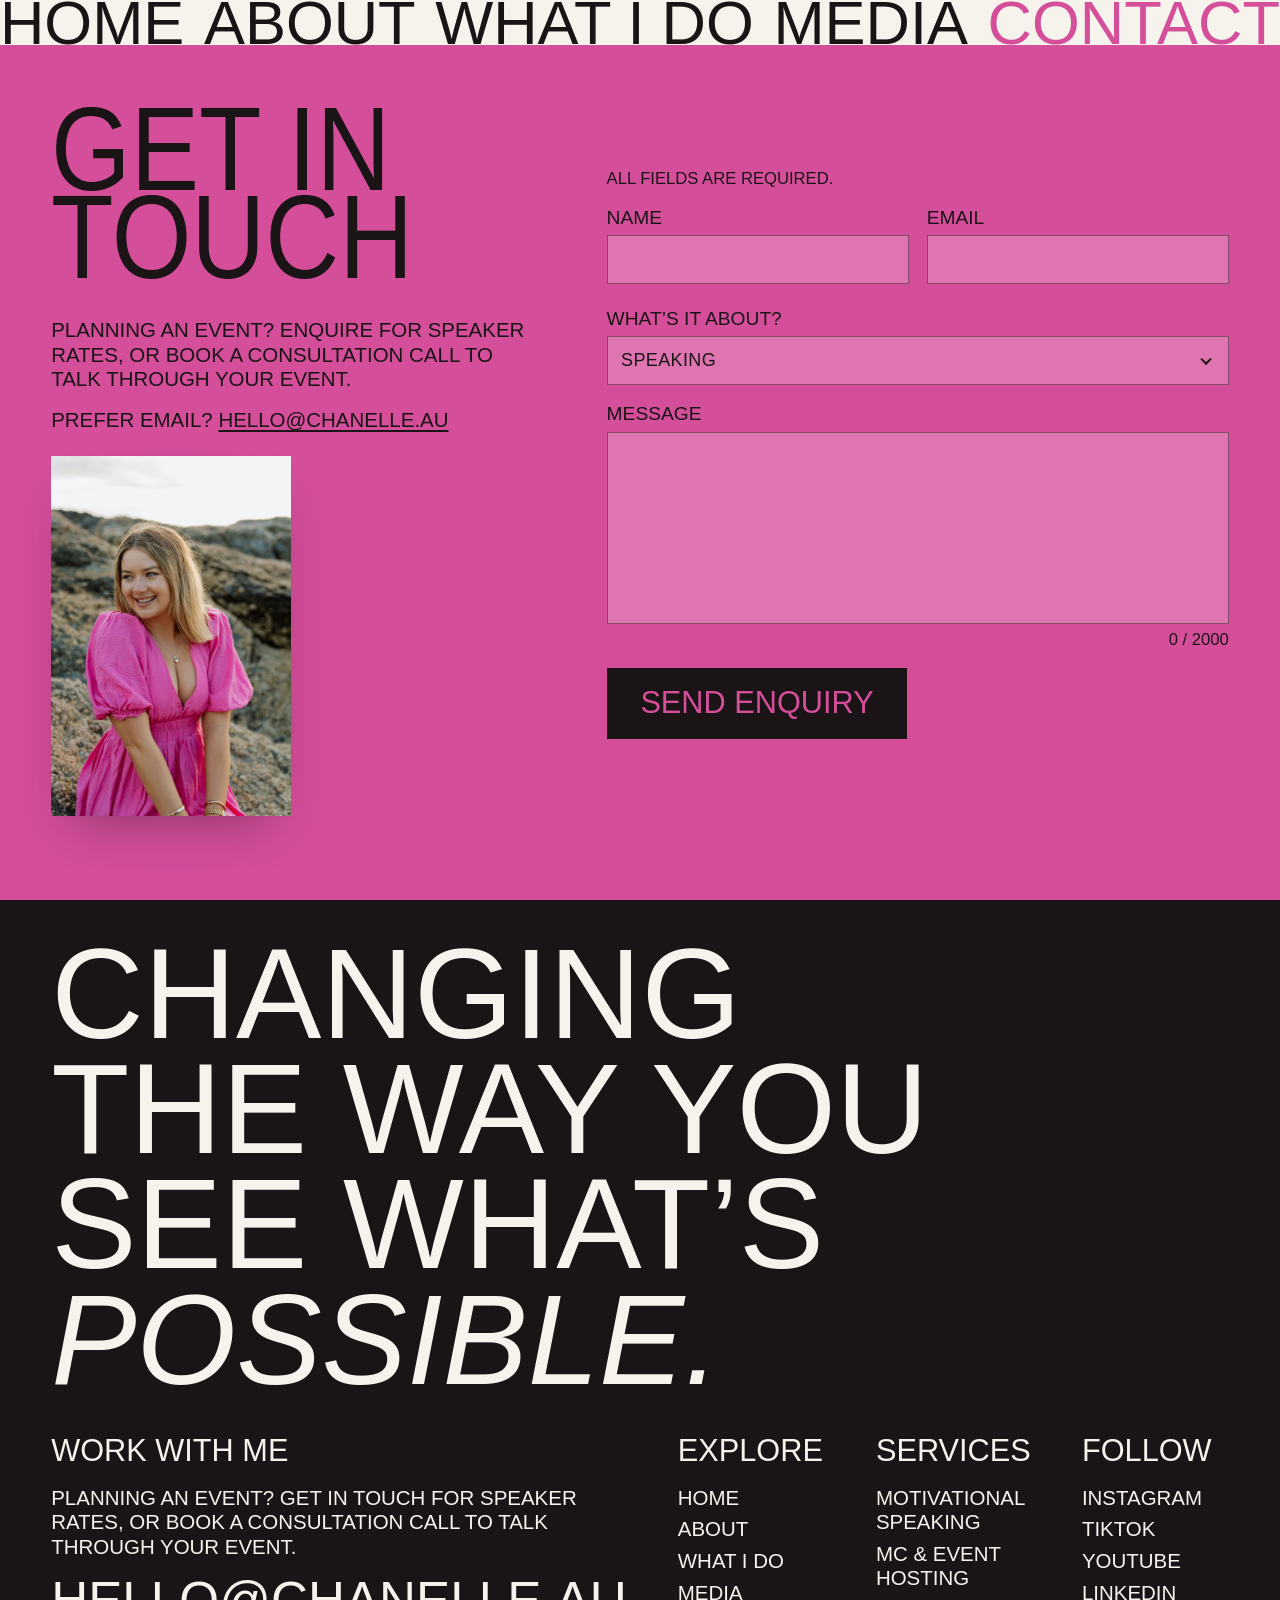
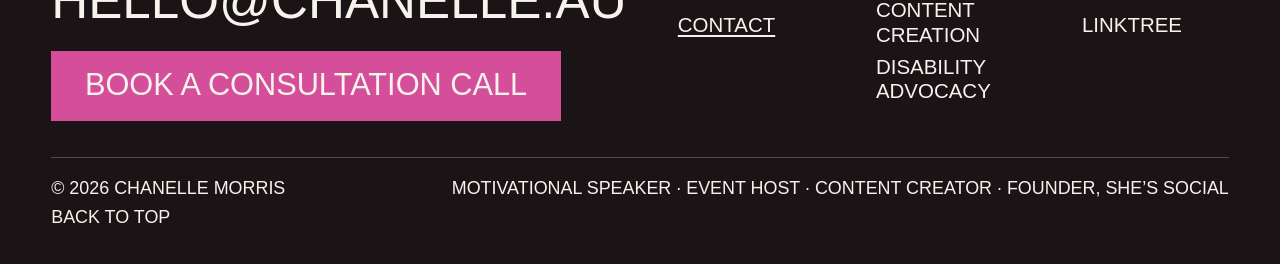
<file: contact.html>
<!doctype html>
<html lang="en">
<head>
  <meta charset="utf-8">
  <meta name="viewport" content="width=device-width, initial-scale=1">
  <!-- Security: only load code, styles and fonts from this site and Google Fonts;
       no plugins, no framing tricks, forms only post to this site, email or HTTPS.
       Narrow connect-src/form-action to the form service once one is chosen. -->
  <meta http-equiv="Content-Security-Policy" content="default-src 'self'; script-src 'self'; style-src 'self' https://fonts.googleapis.com; font-src https://fonts.gstatic.com; img-src 'self' data:; connect-src 'self' https:; form-action 'self' https: mailto:; base-uri 'self'; object-src 'none'; frame-src 'none'">
  <meta name="referrer" content="strict-origin-when-cross-origin">
  <title>Contact · Chanelle Morris</title>
  <meta name="description" content="Book Chanelle Morris to speak or host, or get in touch about brand partnerships.">

  <link rel="preconnect" href="https://fonts.googleapis.com">
  <link rel="preconnect" href="https://fonts.gstatic.com" crossorigin>
  <link rel="stylesheet" href="https://fonts.googleapis.com/css2?family=League+Gothic&family=Mrs+Saint+Delafield&display=swap">
  <link rel="stylesheet" href="style.css">

  <script src="main.js" defer></script>
</head>
<body class="page page--contact">
  <header class="site-header">
    <nav class="site-nav" aria-label="Main">
      <a href="index.html">Home</a>
      <a class="site-nav__link" href="about.html">About</a>
      <a class="site-nav__link" href="what-i-do.html">What I do</a>
      <a class="site-nav__link" href="media.html">Media</a>
      <a class="site-nav__link" href="contact.html" aria-current="page">Contact</a>
      <button class="site-nav__toggle" type="button" aria-label="Menu" aria-expanded="false" aria-controls="menu">
        <span></span><span></span><span></span>
      </button>
    </nav>
  </header>

  <div class="menu" id="menu" inert>
    <nav class="menu__nav" aria-label="Menu">
      <a class="menu__link" href="index.html"><span>Home</span></a>
      <a class="menu__link" href="about.html"><span>About</span></a>
      <a class="menu__link" href="what-i-do.html"><span>What I do</span></a>
      <a class="menu__link" href="media.html"><span>Media</span></a>
      <a class="menu__link" href="contact.html" aria-current="page"><span>Contact</span></a>
    </nav>

    <div class="menu__footer">
      <a class="menu__email" href="mailto:hello@chanelle.au">hello@chanelle.au</a>
      <a class="button button--pink menu__cta" href="contact.html?enquiry=consultation">Book a consultation call</a>
      <ul class="menu__social" aria-label="Follow Chanelle">
        <li><a href="https://www.instagram.com/chanellemorriss/" target="_blank" rel="noopener">Instagram</a></li>
        <li><a href="https://www.tiktok.com/@chanellemorriss" target="_blank" rel="noopener">TikTok</a></li>
        <li><a href="https://www.youtube.com/@chanellemorriss" target="_blank" rel="noopener">YouTube</a></li>
        <li><a href="https://au.linkedin.com/in/chanelle-morris-b54a25160" target="_blank" rel="noopener">LinkedIn</a></li>
        <li><a href="https://linktr.ee/chanellemorris" target="_blank" rel="noopener">Linktree</a></li>
      </ul>
    </div>
  </div>

  <main>
    <section class="contact" id="contact" aria-labelledby="contact-title">
      <div class="contact__intro">
        <h1 class="contact__title" id="contact-title">Get in touch</h1>
        <p>Planning an event? Enquire for speaker rates, or book a consultation call to talk through your event.</p>
        <p>Prefer email? <a href="mailto:hello@chanelle.au">hello@chanelle.au</a></p>
        <figure class="contact__photo">
          <img src="images/photos/rocks-smile-1024.jpg" srcset="images/photos/rocks-smile-640.jpg 640w, images/photos/rocks-smile-1024.jpg 1024w" sizes="(max-width: 700px) 100vw, 30vw" width="1024" height="1536" alt="Chanelle smiling, sitting on coastal rocks in a pink dress" loading="lazy" decoding="async">
        </figure>
      </div>

      <!-- Sending: set data-endpoint to the HTTPS address of a form service (e.g. a
           Cloudflare Worker, Formspree or Web3Forms). Until then, main.js opens the
           visitor's email app with their message filled in. -->
      <form class="contact__form" id="contact-form" method="post" data-endpoint="" data-email="hello@chanelle.au" novalidate>
        <p class="contact__note">All fields are required.</p>

        <div class="contact__row">
          <div class="contact__field">
            <label for="contact-name">Name</label>
            <input id="contact-name" name="name" type="text" autocomplete="name" required minlength="2" maxlength="100" aria-describedby="contact-name-error">
            <p class="contact__error" id="contact-name-error"></p>
          </div>
          <div class="contact__field">
            <label for="contact-email">Email</label>
            <input id="contact-email" name="email" type="email" autocomplete="email" inputmode="email" autocapitalize="off" spellcheck="false" required maxlength="254" aria-describedby="contact-email-error">
            <p class="contact__error" id="contact-email-error"></p>
          </div>
        </div>

        <div class="contact__field">
          <label for="contact-enquiry">What’s it about?</label>
          <select id="contact-enquiry" name="enquiry">
            <option>Speaking</option>
            <option>MC &amp; event hosting</option>
            <option>Consultation call</option>
            <option>Brand partnership</option>
            <option>Something else</option>
          </select>
        </div>

        <div class="contact__field">
          <label for="contact-message">Message</label>
          <textarea id="contact-message" name="message" rows="6" required minlength="10" maxlength="2000" aria-describedby="contact-message-error contact-message-count"></textarea>
          <div class="contact__meta">
            <p class="contact__error" id="contact-message-error"></p>
            <p class="contact__count" id="contact-message-count">0 / 2000</p>
          </div>
        </div>

        <!-- Spam trap: hidden from people, but bots fill it in. -->
        <div class="contact__trap" aria-hidden="true">
          <label for="contact-website">Leave this field empty</label>
          <input id="contact-website" name="website" type="text" tabindex="-1" autocomplete="off">
        </div>

        <button class="button contact__submit" type="submit">Send enquiry</button>
        <p class="contact__status" role="status" aria-live="polite"></p>
      </form>
    </section>
  </main>

  <footer class="site-footer">
    <p class="site-footer__statement">Changing the way you see what’s <em>possible.</em></p>

    <div class="site-footer__columns">
      <div class="site-footer__contact">
        <h2 class="site-footer__heading">Work with me</h2>
        <p>Planning an event? Get in touch for speaker rates, or book a consultation call to talk through your event.</p>
        <a class="site-footer__email" href="mailto:hello@chanelle.au">hello@chanelle.au</a>
        <a class="button button--pink" href="contact.html?enquiry=consultation">Book a consultation call</a>
      </div>

      <nav aria-label="Footer">
        <h2 class="site-footer__heading">Explore</h2>
        <ul>
          <li><a href="index.html">Home</a></li>
          <li><a href="about.html">About</a></li>
          <li><a href="what-i-do.html">What I do</a></li>
          <li><a href="media.html">Media</a></li>
          <li><a href="contact.html" aria-current="page">Contact</a></li>
        </ul>
      </nav>

      <nav aria-label="Services">
        <h2 class="site-footer__heading">Services</h2>
        <ul>
          <li><a href="motivational-speaking.html">Motivational speaking</a></li>
          <li><a href="event-hosting.html">MC & event hosting</a></li>
          <li><a href="content-creation.html">Content creation</a></li>
          <li><a href="disability-advocacy.html">Disability advocacy</a></li>
        </ul>
      </nav>

      <div>
        <h2 class="site-footer__heading">Follow</h2>
        <ul>
          <li><a href="https://www.instagram.com/chanellemorriss/" target="_blank" rel="noopener">Instagram</a></li>
          <li><a href="https://www.tiktok.com/@chanellemorriss" target="_blank" rel="noopener">TikTok</a></li>
          <li><a href="https://www.youtube.com/@chanellemorriss" target="_blank" rel="noopener">YouTube</a></li>
          <li><a href="https://au.linkedin.com/in/chanelle-morris-b54a25160" target="_blank" rel="noopener">LinkedIn</a></li>
          <li><a href="https://linktr.ee/chanellemorris" target="_blank" rel="noopener">Linktree</a></li>
        </ul>
      </div>
    </div>

    <div class="site-footer__bottom">
      <p>© 2026 Chanelle Morris</p>
      <p>Motivational speaker · Event host · Content creator · Founder, She’s Social</p>
      <a href="#">Back to top</a>
    </div>
  </footer>
</body>
</html>
</file>
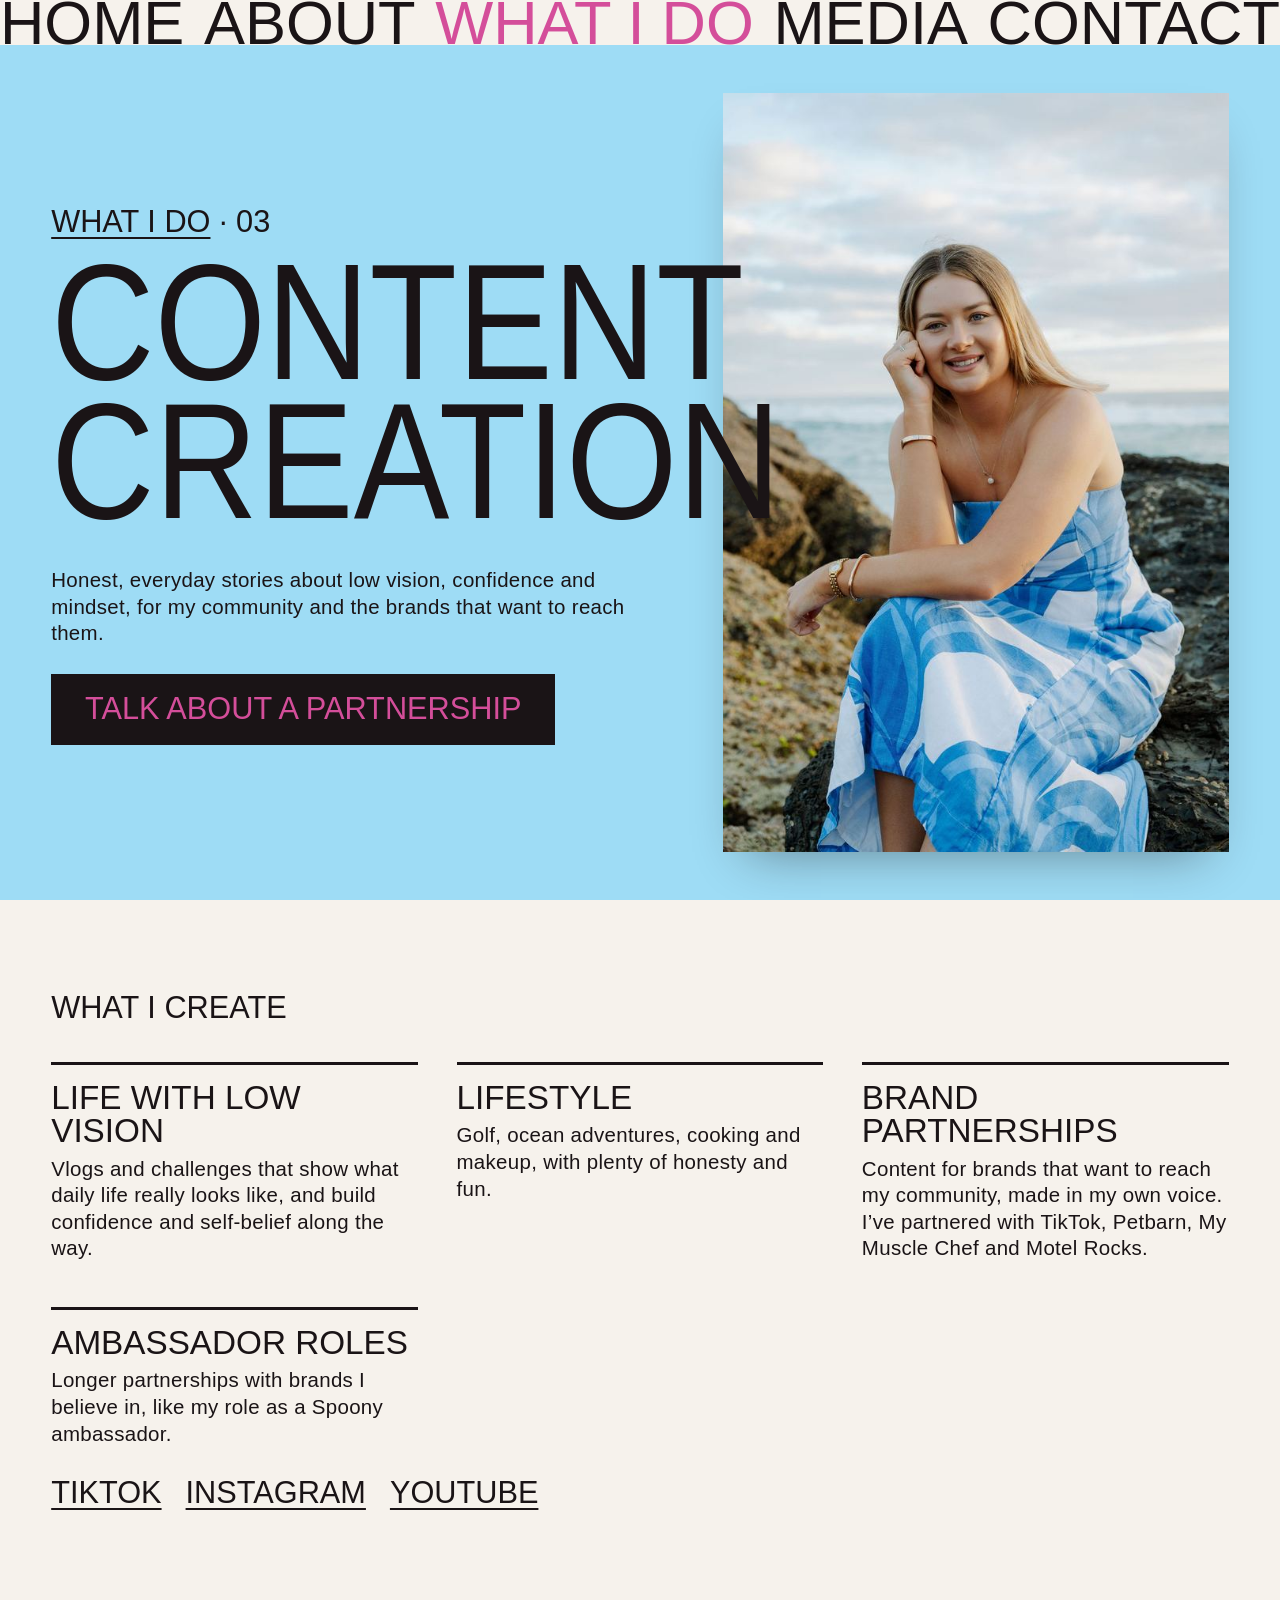
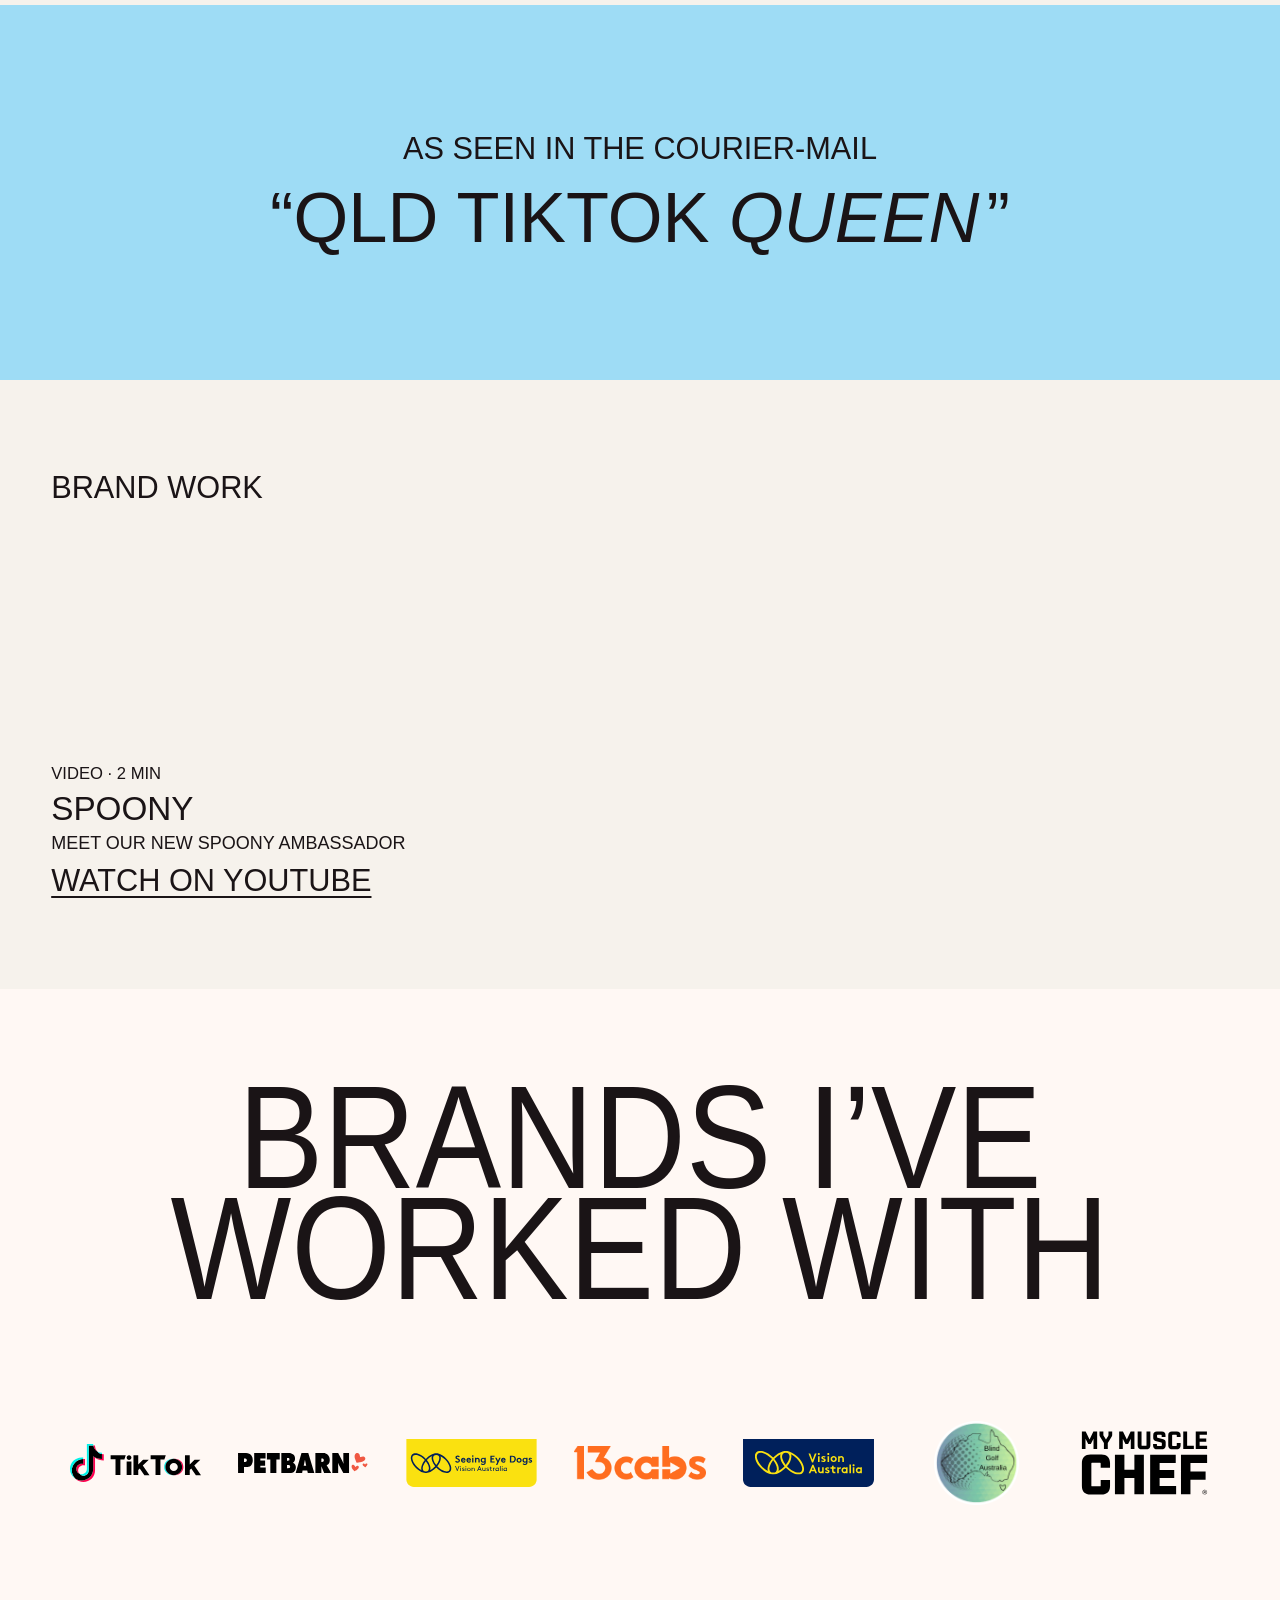
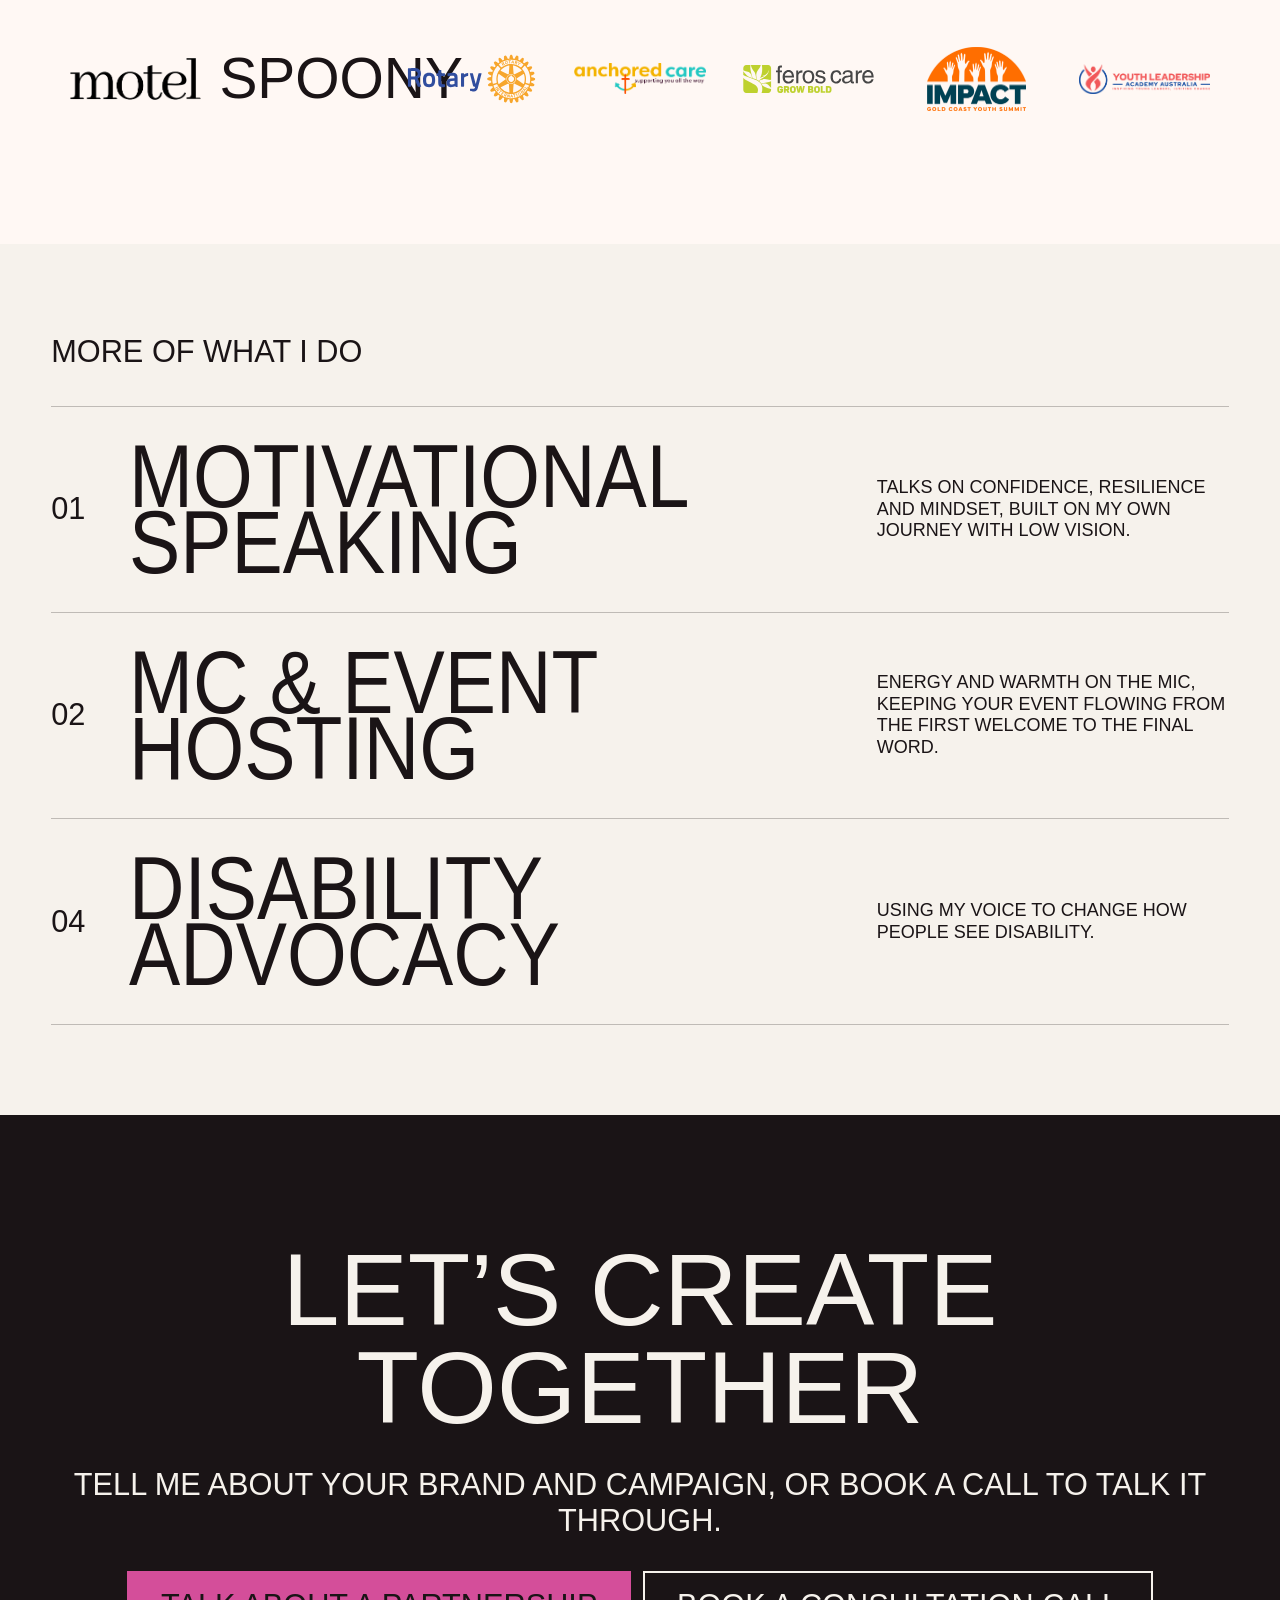
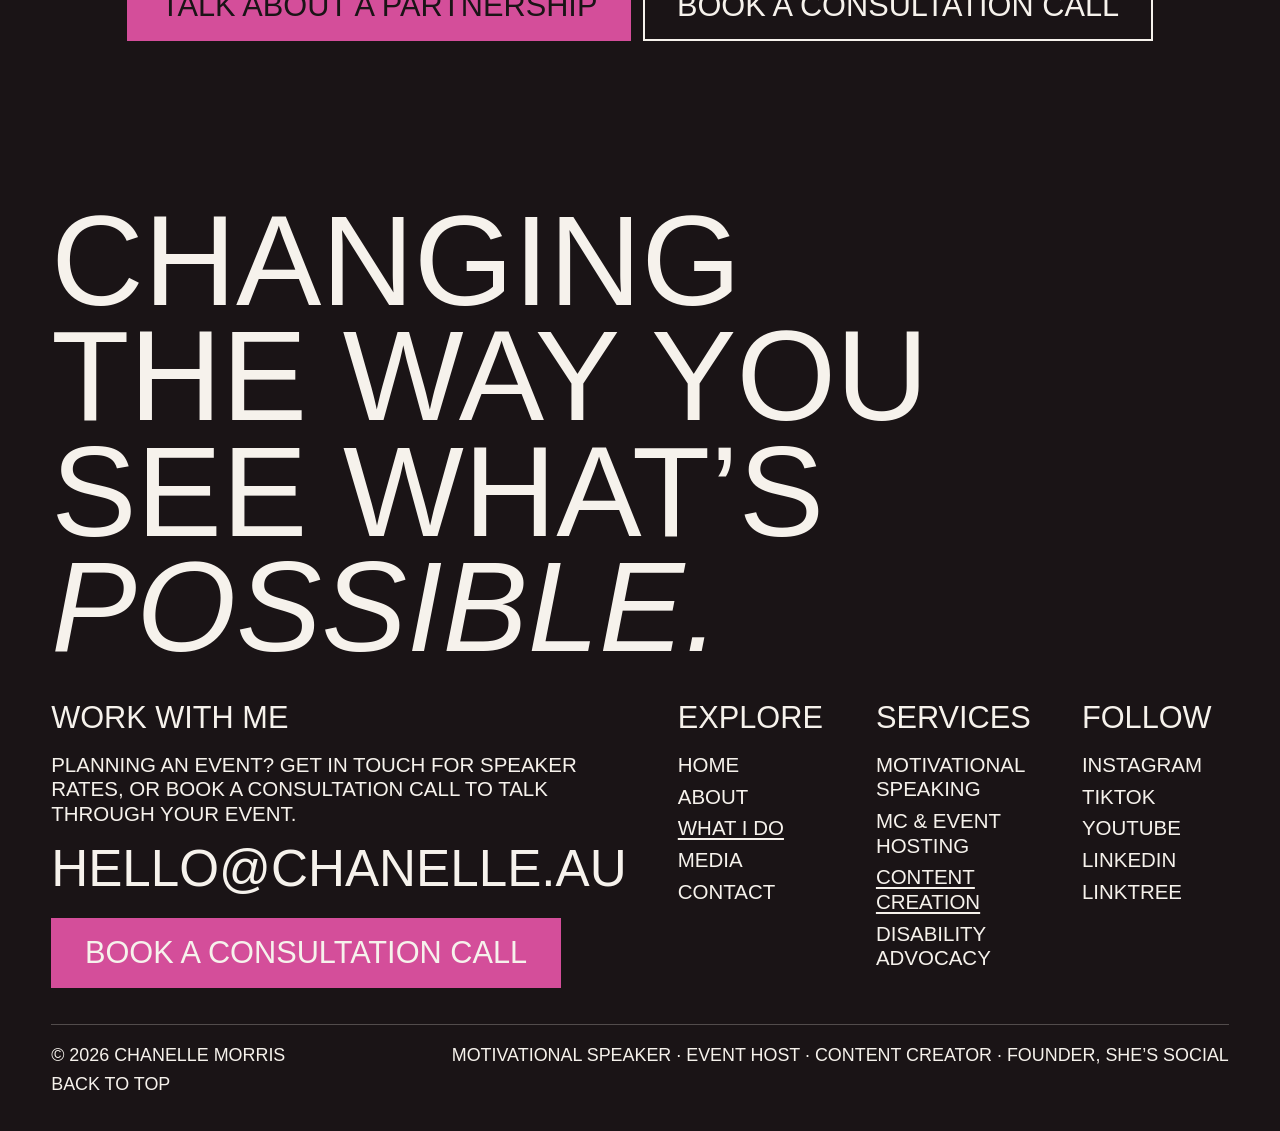
<file: content-creation.html>
<!doctype html>
<html lang="en">
<head>
  <meta charset="utf-8">
  <meta name="viewport" content="width=device-width, initial-scale=1">
  <!-- Security: only load code, styles and fonts from this site and Google Fonts;
       no plugins, no framing tricks, forms only post to this site, email or HTTPS.
       Narrow connect-src/form-action to the form service once one is chosen. -->
  <meta http-equiv="Content-Security-Policy" content="default-src 'self'; script-src 'self'; style-src 'self' https://fonts.googleapis.com; font-src https://fonts.gstatic.com; img-src 'self' data:; connect-src 'self' https:; form-action 'self' https: mailto:; base-uri 'self'; object-src 'none'; frame-src 'none'">
  <meta name="referrer" content="strict-origin-when-cross-origin">
  <title>Content creation · Chanelle Morris</title>
  <meta name="description" content="Honest, everyday content about life with low vision, confidence and mindset, and brand partnerships with Chanelle Morris.">

  <link rel="preconnect" href="https://fonts.googleapis.com">
  <link rel="preconnect" href="https://fonts.gstatic.com" crossorigin>
  <link rel="stylesheet" href="https://fonts.googleapis.com/css2?family=League+Gothic&family=Mrs+Saint+Delafield&display=swap">
  <link rel="stylesheet" href="style.css">

  <script src="main.js" defer></script>
</head>
<body class="page page--what-i-do">
  <header class="site-header">
    <nav class="site-nav" aria-label="Main">
      <a href="index.html">Home</a>
      <a class="site-nav__link" href="about.html">About</a>
      <a class="site-nav__link" href="what-i-do.html" aria-current="true">What I do</a>
      <a class="site-nav__link" href="media.html">Media</a>
      <a class="site-nav__link" href="contact.html">Contact</a>
      <button class="site-nav__toggle" type="button" aria-label="Menu" aria-expanded="false" aria-controls="menu">
        <span></span><span></span><span></span>
      </button>
    </nav>
  </header>

  <div class="menu" id="menu" inert>
    <nav class="menu__nav" aria-label="Menu">
      <a class="menu__link" href="index.html"><span>Home</span></a>
      <a class="menu__link" href="about.html"><span>About</span></a>
      <a class="menu__link" href="what-i-do.html" aria-current="true"><span>What I do</span></a>
      <a class="menu__link" href="media.html"><span>Media</span></a>
      <a class="menu__link" href="contact.html"><span>Contact</span></a>
    </nav>

    <div class="menu__footer">
      <a class="menu__email" href="mailto:hello@chanelle.au">hello@chanelle.au</a>
      <a class="button button--pink menu__cta" href="contact.html?enquiry=consultation">Book a consultation call</a>
      <ul class="menu__social" aria-label="Follow Chanelle">
        <li><a href="https://www.instagram.com/chanellemorriss/" target="_blank" rel="noopener">Instagram</a></li>
        <li><a href="https://www.tiktok.com/@chanellemorriss" target="_blank" rel="noopener">TikTok</a></li>
        <li><a href="https://www.youtube.com/@chanellemorriss" target="_blank" rel="noopener">YouTube</a></li>
        <li><a href="https://au.linkedin.com/in/chanelle-morris-b54a25160" target="_blank" rel="noopener">LinkedIn</a></li>
        <li><a href="https://linktr.ee/chanellemorris" target="_blank" rel="noopener">Linktree</a></li>
      </ul>
    </div>
  </div>

  <main>
    <section class="page-hero" aria-labelledby="page-title">
      <div class="page-hero__text">
        <p class="page-hero__label"><a href="what-i-do.html">What I do</a> · 03</p>
        <h1 class="page-hero__title page-hero__title--long" id="page-title"><span>Content</span> <span>creation</span></h1>
        <div class="prose page-hero__intro">
          <p>Honest, everyday stories about low vision, confidence and mindset, for my community and the brands that want to reach them.</p>
        </div>
        <div class="page-hero__buttons">
          <a class="button" href="contact.html?enquiry=brand">Talk about a partnership</a>
        </div>
      </div>
      <figure class="page-hero__photo">
        <img src="images/photos/rocks-hand-cheek-1024.jpg" srcset="images/photos/rocks-hand-cheek-640.jpg 640w, images/photos/rocks-hand-cheek-1024.jpg 1024w" sizes="(max-width: 700px) 100vw, 40vw" width="1024" height="1536" alt="Chanelle laughing with her hand to her cheek, sitting on the rocks in a blue and white dress" decoding="async">
      </figure>
    </section>

    <section class="topics topics--plain" aria-labelledby="create-title">
      <h2 class="topics__title" id="create-title">What I create</h2>
      <ul class="topics__list">
        <li class="topics__item">
          <h3 class="topics__name">Life with low vision</h3>
          <p class="topics__text prose">Vlogs and challenges that show what daily life really looks like, and build confidence and self-belief along the way.</p>
        </li>
        <li class="topics__item">
          <h3 class="topics__name">Lifestyle</h3>
          <p class="topics__text prose">Golf, ocean adventures, cooking and makeup, with plenty of honesty and fun.</p>
        </li>
        <li class="topics__item">
          <h3 class="topics__name">Brand partnerships</h3>
          <p class="topics__text prose">Content for brands that want to reach my community, made in my own voice. I’ve partnered with TikTok, Petbarn, My Muscle Chef and Motel Rocks.</p>
        </li>
        <li class="topics__item">
          <h3 class="topics__name">Ambassador roles</h3>
          <p class="topics__text prose">Longer partnerships with brands I believe in, like my role as a Spoony ambassador.</p>
        </li>
      </ul>
      <ul class="text-links" aria-label="Follow Chanelle">
        <li><a href="https://www.tiktok.com/@chanellemorriss" target="_blank" rel="noopener">TikTok</a></li>
        <li><a href="https://www.instagram.com/chanellemorriss/" target="_blank" rel="noopener">Instagram</a></li>
        <li><a href="https://www.youtube.com/@chanellemorriss" target="_blank" rel="noopener">YouTube</a></li>
      </ul>
    </section>

    <section class="statement">
      <p class="statement__label">As seen in The Courier-Mail</p>
      <blockquote class="statement__quote">
        <p>“Qld TikTok <em>queen</em>”</p>
      </blockquote>
    </section>

    <section class="cards" aria-labelledby="brand-work-title">
      <h2 class="cards__title" id="brand-work-title">Brand work</h2>
      <!-- More brand videos and collaborations go here when Chanelle sends them. -->
      <ul class="cards__list">
        <li class="card">
          <a class="card__link" href="https://www.youtube.com/watch?v=QLoELsAYJAw" target="_blank" rel="noopener">
            <img class="card__image" src="images/media/spoony-ambassador.jpg" width="960" height="540" alt="" loading="lazy" decoding="async">
            <span class="card__type">Video · 2 min</span>
            <span class="card__show">Spoony</span>
            <span class="card__title">Meet our new Spoony ambassador</span>
            <span class="card__watch">Watch on YouTube</span>
          </a>
        </li>
      </ul>
    </section>

    <section class="logos" aria-labelledby="logos-title">
      <h2 class="logos__title" id="logos-title">Brands I’ve worked with</h2>

      <ul class="logos__grid">
        <li><a href="https://www.tiktok.com/" target="_blank" rel="noopener"><img class="logos__logo" src="images/logos/tiktok.svg" width="1000" height="291" alt="TikTok" loading="lazy"></a></li>
        <li><a href="https://www.petbarn.com.au/" target="_blank" rel="noopener"><img class="logos__logo logos__logo--xwide" src="images/logos/petbarn.svg" width="173" height="27" alt="Petbarn" loading="lazy"></a></li>
        <li><a href="https://sed.visionaustralia.org/" target="_blank" rel="noopener"><img class="logos__logo" src="images/logos/seeing-eye-dogs.svg" width="177" height="65" alt="Seeing Eye Dogs" loading="lazy"></a></li>
        <li><a href="https://www.13cabs.com.au/" target="_blank" rel="noopener"><img class="logos__logo logos__logo--wide" src="images/logos/13cabs.png" width="400" height="104" alt="13cabs" loading="lazy"></a></li>
        <li><a href="https://www.visionaustralia.org/" target="_blank" rel="noopener"><img class="logos__logo" src="images/logos/vision-australia.svg" width="176" height="65" alt="Vision Australia" loading="lazy"></a></li>
        <li><a href="https://www.blindgolf.com.au/" target="_blank" rel="noopener"><img class="logos__logo logos__logo--square" src="images/logos/blind-golf.png" width="360" height="360" alt="Blind Golf Australia" loading="lazy"></a></li>
        <li><a href="https://www.mymusclechef.com/" target="_blank" rel="noopener"><img class="logos__logo logos__logo--compact" src="images/logos/muscle-chef.svg" width="77" height="39" alt="My Muscle Chef" loading="lazy"></a></li>
        <li><a href="https://au.motelrocks.com/" target="_blank" rel="noopener"><img class="logos__logo" src="images/logos/motel-rocks.png" width="297" height="94" alt="Motel Rocks" loading="lazy"></a></li>
        <!-- Spoony's website is down (Cloudflare error), so it isn't linked for now. -->
        <li><span class="logos__wordmark">Spoony</span></li>
        <li><a href="https://rotarysurferssunrise.org/" target="_blank" rel="noopener"><img class="logos__logo" src="images/logos/rotary.svg" width="392" height="148" alt="Rotary" loading="lazy"></a></li>
        <li><a href="https://anchoredcare.com.au/" target="_blank" rel="noopener"><img class="logos__logo logos__logo--wide" src="images/logos/anchored-care.png" width="1172" height="278" alt="Anchored Care" loading="lazy"></a></li>
        <li><a href="https://www.feroscare.com.au/" target="_blank" rel="noopener"><img class="logos__logo logos__logo--wide" src="images/logos/feros-care.svg" width="433" height="92" alt="Feros Care" loading="lazy"></a></li>
        <li><a href="https://impactgoldcoast.com.au/" target="_blank" rel="noopener"><img class="logos__logo logos__logo--compact" src="images/logos/impact-gold-coast-youth-summit.png" width="396" height="257" alt="IMPACT Gold Coast Youth Summit" loading="lazy"></a></li>
        <li><a href="https://www.ylaaus.com/" target="_blank" rel="noopener"><img class="logos__logo logos__logo--wide" src="images/logos/ylaa.png" width="1122" height="258" alt="Youth Leadership Academy Australia" loading="lazy"></a></li>
      </ul>
    </section>

    <section class="service-index" aria-labelledby="more-title">
      <h2 class="service-index__title" id="more-title">More of what I do</h2>
      <ul class="service-index__list">
        <li>
          <a class="service-index__link" href="motivational-speaking.html">
            <span class="service-index__number">01</span>
            <span class="service-index__name"><span>Motivational speaking</span></span>
            <span class="service-index__text">Talks on confidence, resilience and mindset, built on my own journey with low vision.</span>
          </a>
        </li>
        <li>
          <a class="service-index__link" href="event-hosting.html">
            <span class="service-index__number">02</span>
            <span class="service-index__name"><span>MC & event hosting</span></span>
            <span class="service-index__text">Energy and warmth on the mic, keeping your event flowing from the first welcome to the final word.</span>
          </a>
        </li>
        <li>
          <a class="service-index__link" href="disability-advocacy.html">
            <span class="service-index__number">04</span>
            <span class="service-index__name"><span>Disability advocacy</span></span>
            <span class="service-index__text">Using my voice to change how people see disability.</span>
          </a>
        </li>
      </ul>
    </section>

    <section class="cta-band">
      <h2 class="cta-band__title">Let’s create together</h2>
      <p class="cta-band__text">Tell me about your brand and campaign, or book a call to talk it through.</p>
      <div class="cta-band__buttons">
        <a class="button button--pink" href="contact.html?enquiry=brand">Talk about a partnership</a>
        <a class="button button--outline" href="contact.html?enquiry=consultation">Book a consultation call</a>
      </div>
    </section>
  </main>

  <footer class="site-footer">
    <p class="site-footer__statement">Changing the way you see what’s <em>possible.</em></p>

    <div class="site-footer__columns">
      <div class="site-footer__contact">
        <h2 class="site-footer__heading">Work with me</h2>
        <p>Planning an event? Get in touch for speaker rates, or book a consultation call to talk through your event.</p>
        <a class="site-footer__email" href="mailto:hello@chanelle.au">hello@chanelle.au</a>
        <a class="button button--pink" href="contact.html?enquiry=consultation">Book a consultation call</a>
      </div>

      <nav aria-label="Footer">
        <h2 class="site-footer__heading">Explore</h2>
        <ul>
          <li><a href="index.html">Home</a></li>
          <li><a href="about.html">About</a></li>
          <li><a href="what-i-do.html" aria-current="true">What I do</a></li>
          <li><a href="media.html">Media</a></li>
          <li><a href="contact.html">Contact</a></li>
        </ul>
      </nav>

      <nav aria-label="Services">
        <h2 class="site-footer__heading">Services</h2>
        <ul>
          <li><a href="motivational-speaking.html">Motivational speaking</a></li>
          <li><a href="event-hosting.html">MC & event hosting</a></li>
          <li><a href="content-creation.html" aria-current="page">Content creation</a></li>
          <li><a href="disability-advocacy.html">Disability advocacy</a></li>
        </ul>
      </nav>

      <div>
        <h2 class="site-footer__heading">Follow</h2>
        <ul>
          <li><a href="https://www.instagram.com/chanellemorriss/" target="_blank" rel="noopener">Instagram</a></li>
          <li><a href="https://www.tiktok.com/@chanellemorriss" target="_blank" rel="noopener">TikTok</a></li>
          <li><a href="https://www.youtube.com/@chanellemorriss" target="_blank" rel="noopener">YouTube</a></li>
          <li><a href="https://au.linkedin.com/in/chanelle-morris-b54a25160" target="_blank" rel="noopener">LinkedIn</a></li>
          <li><a href="https://linktr.ee/chanellemorris" target="_blank" rel="noopener">Linktree</a></li>
        </ul>
      </div>
    </div>

    <div class="site-footer__bottom">
      <p>© 2026 Chanelle Morris</p>
      <p>Motivational speaker · Event host · Content creator · Founder, She’s Social</p>
      <a href="#">Back to top</a>
    </div>
  </footer>
</body>
</html>
</file>
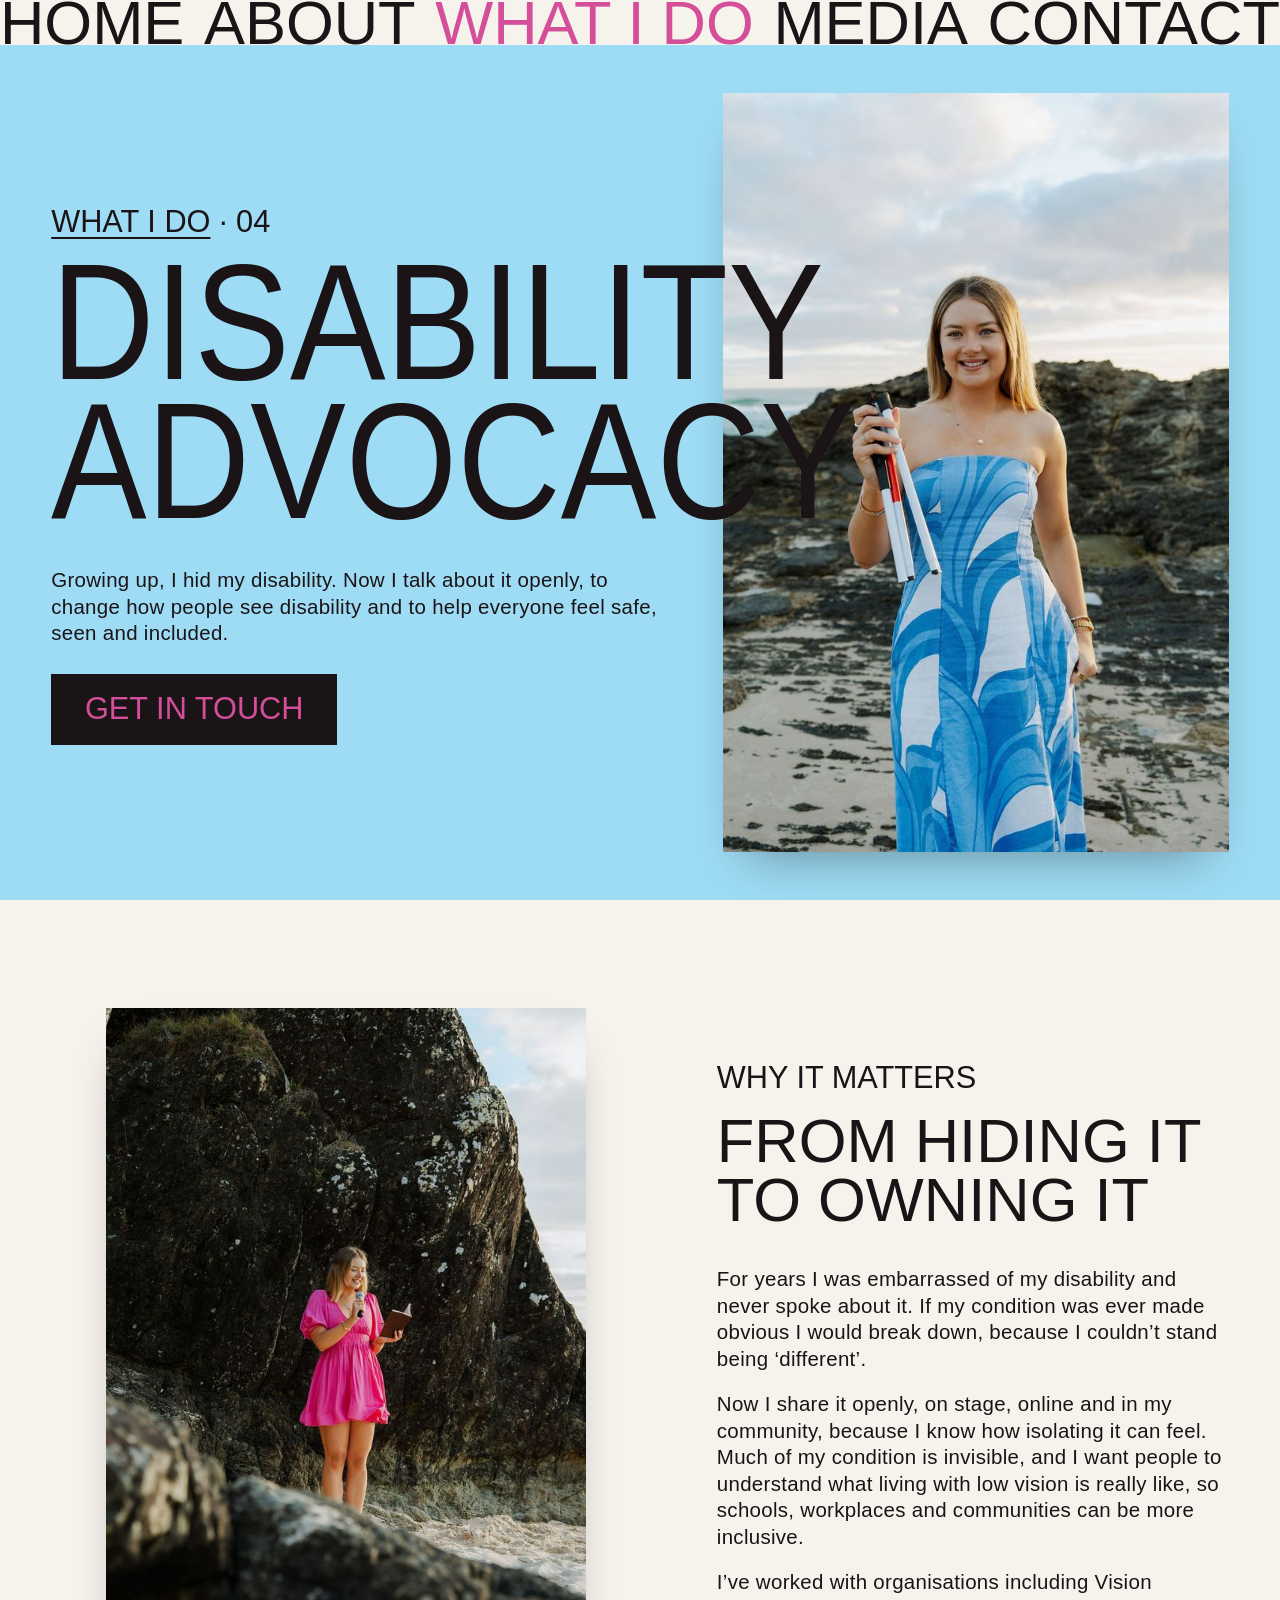
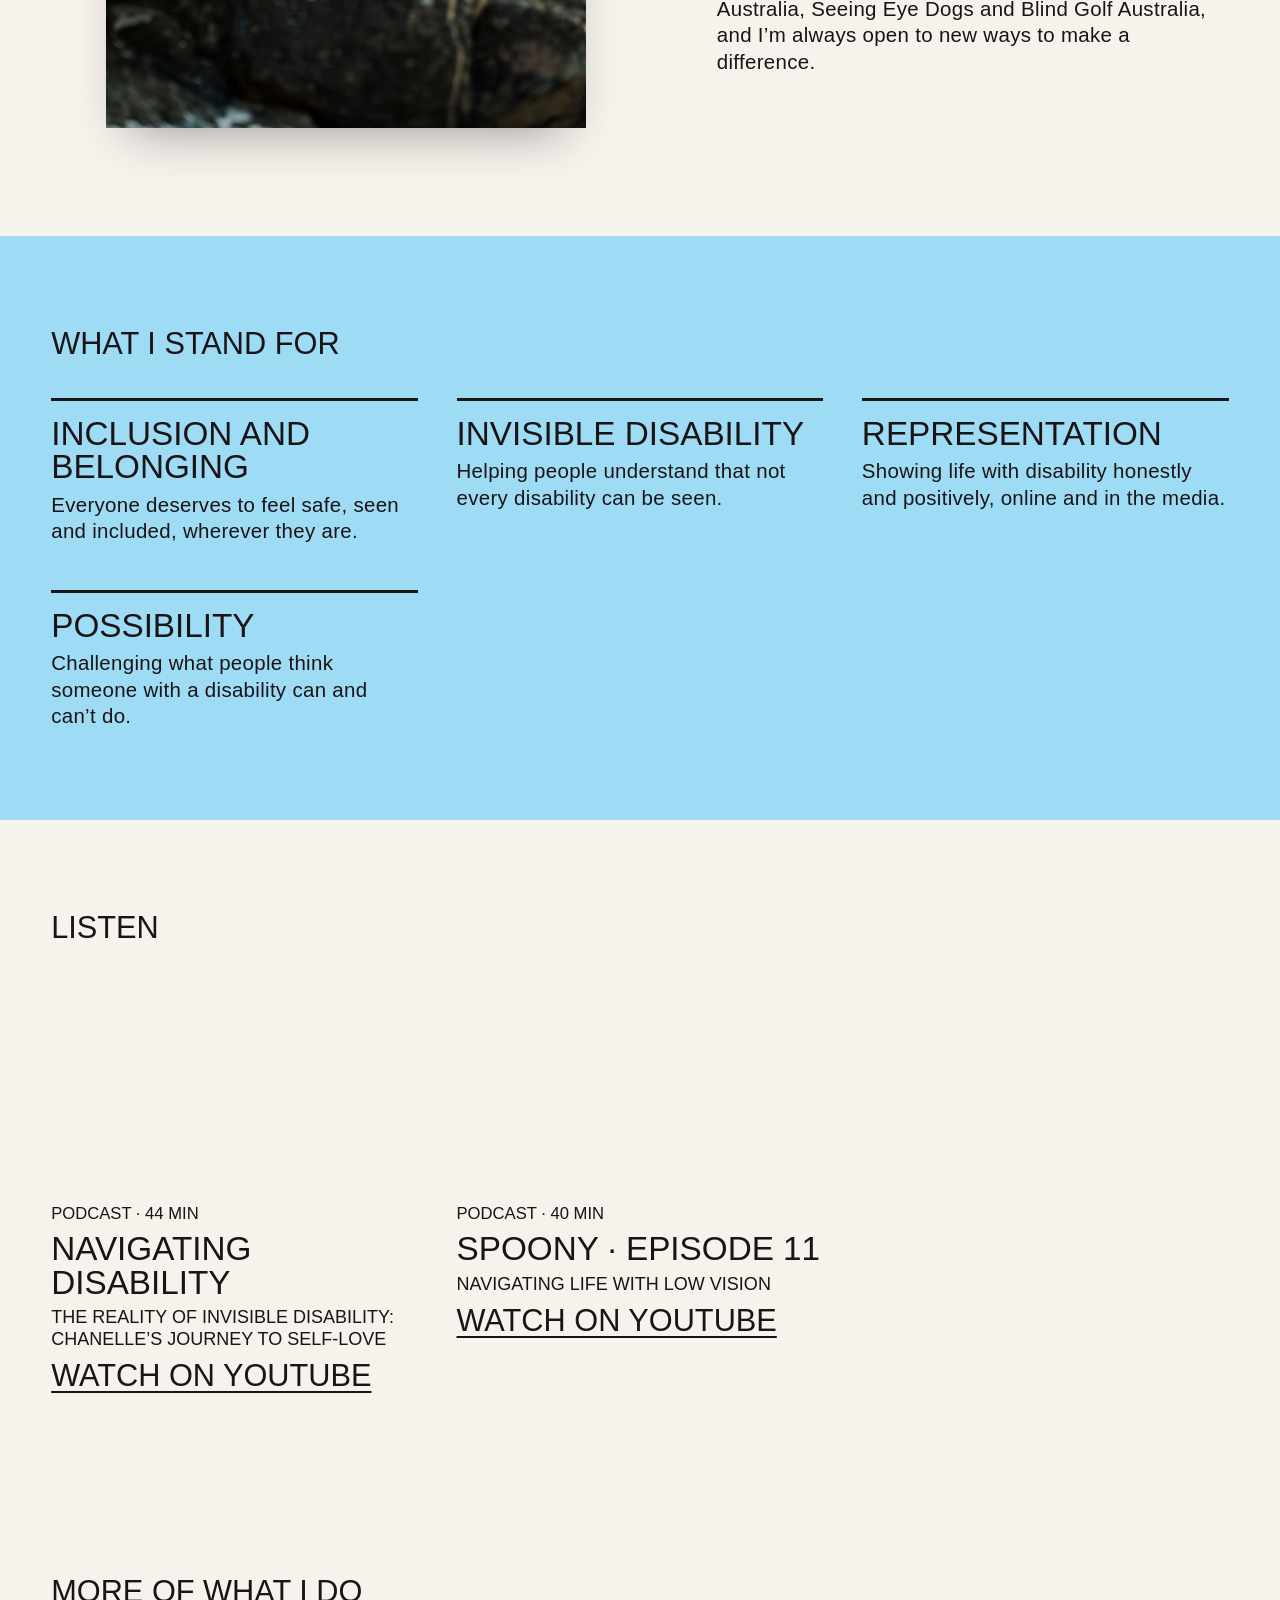
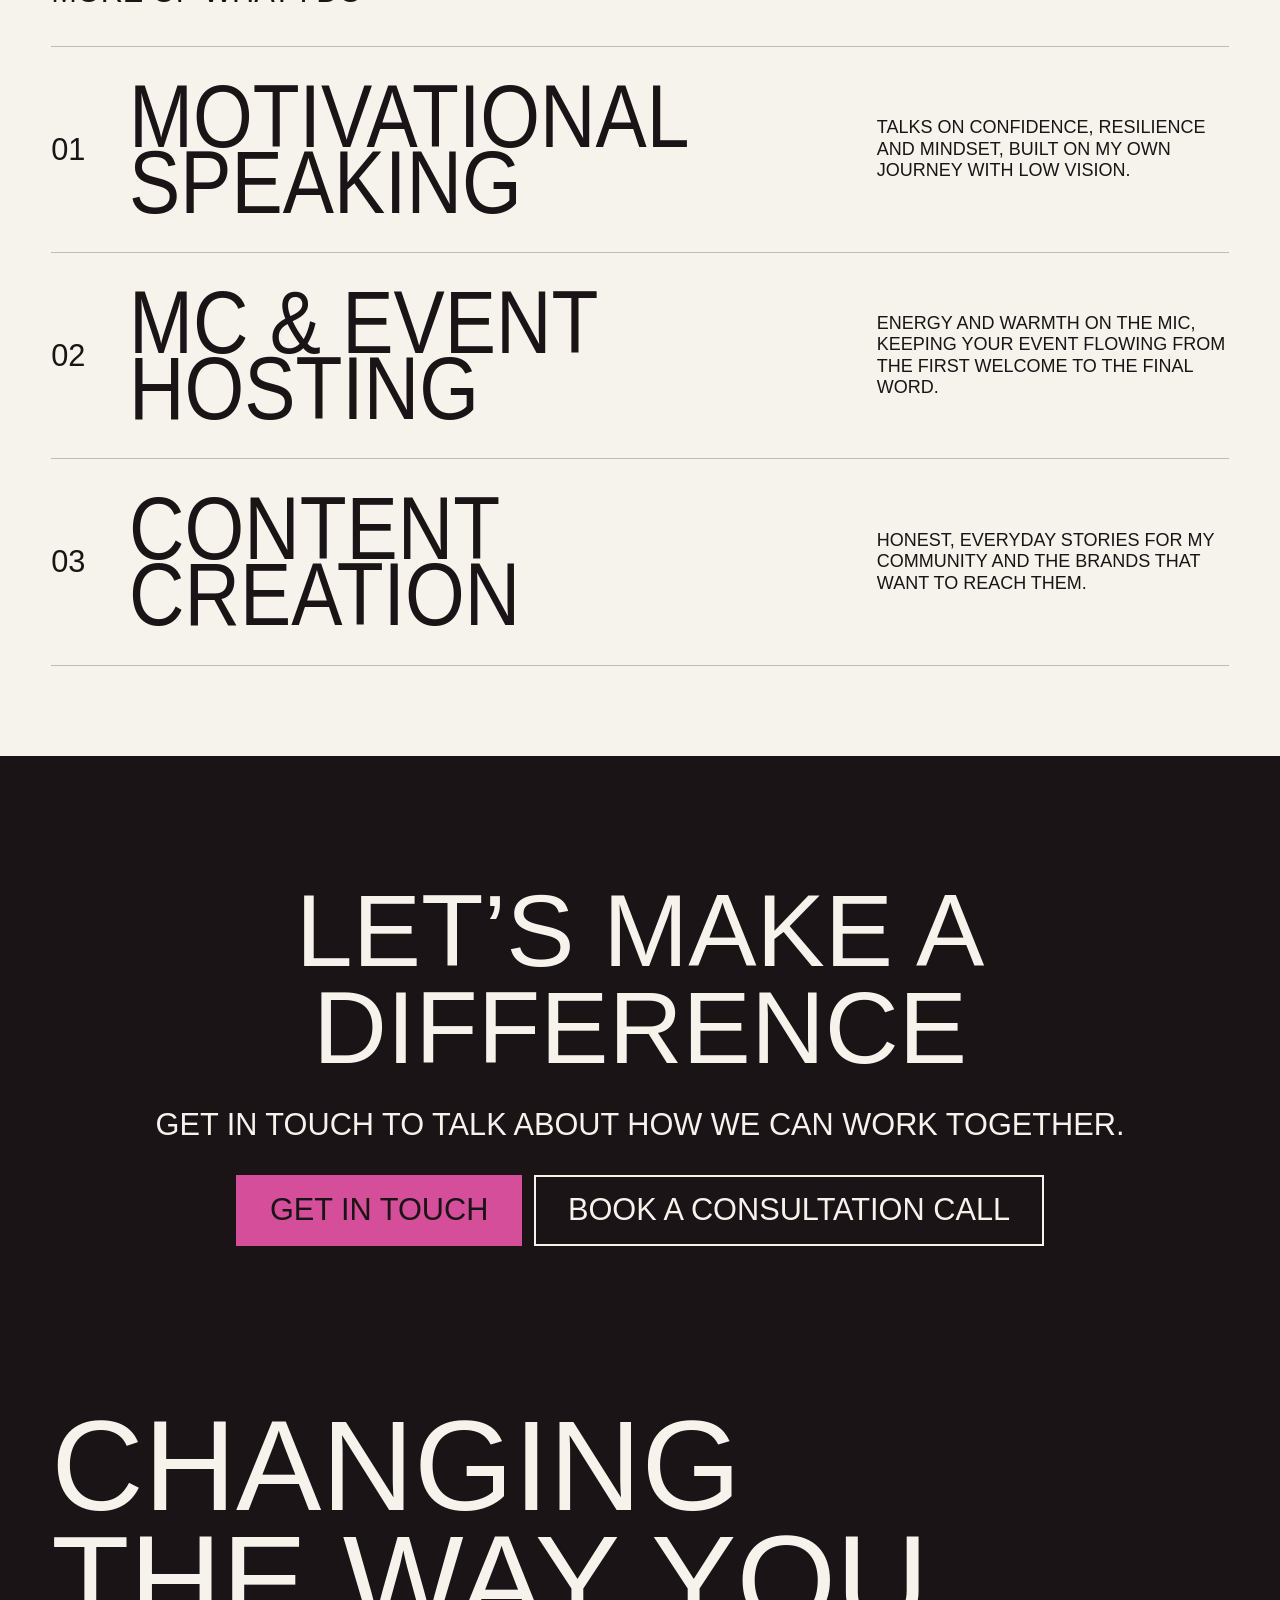
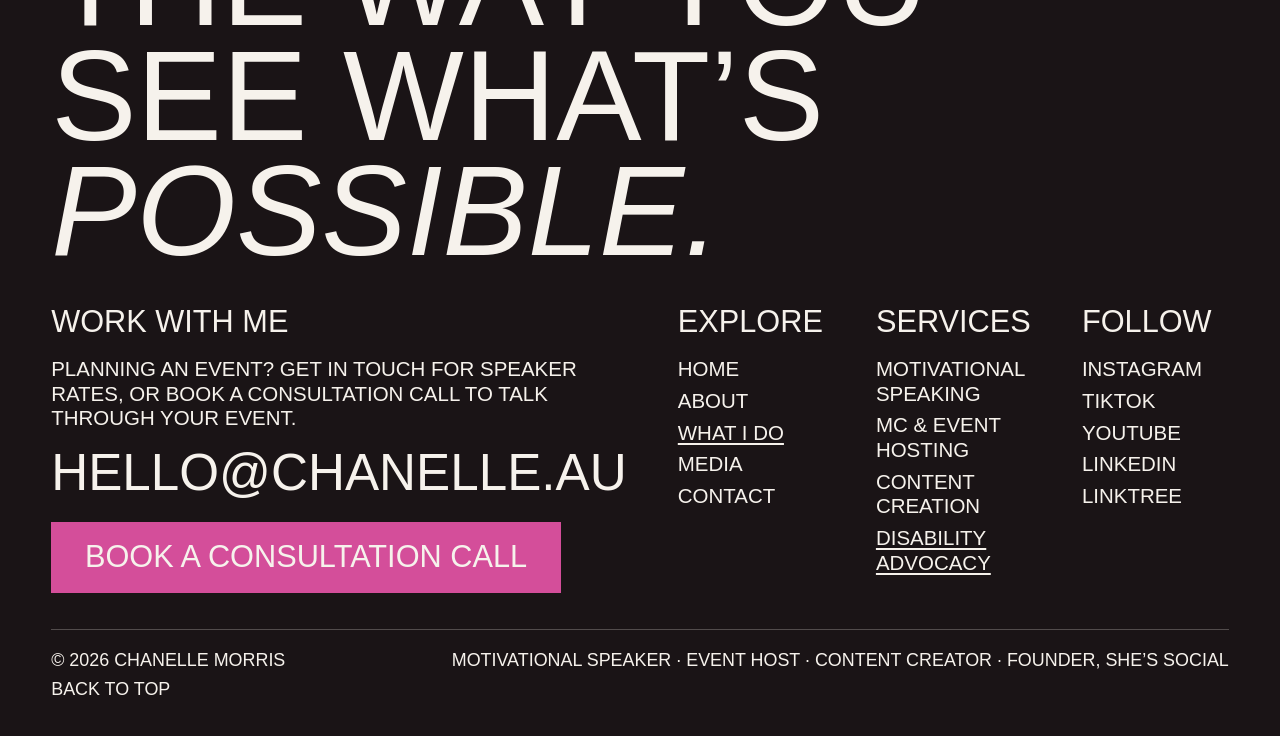
<file: disability-advocacy.html>
<!doctype html>
<html lang="en">
<head>
  <meta charset="utf-8">
  <meta name="viewport" content="width=device-width, initial-scale=1">
  <!-- Security: only load code, styles and fonts from this site and Google Fonts;
       no plugins, no framing tricks, forms only post to this site, email or HTTPS.
       Narrow connect-src/form-action to the form service once one is chosen. -->
  <meta http-equiv="Content-Security-Policy" content="default-src 'self'; script-src 'self'; style-src 'self' https://fonts.googleapis.com; font-src https://fonts.gstatic.com; img-src 'self' data:; connect-src 'self' https:; form-action 'self' https: mailto:; base-uri 'self'; object-src 'none'; frame-src 'none'">
  <meta name="referrer" content="strict-origin-when-cross-origin">
  <title>Disability advocacy · Chanelle Morris</title>
  <meta name="description" content="Chanelle Morris uses her voice and her own experience of low vision to change how people see disability.">

  <link rel="preconnect" href="https://fonts.googleapis.com">
  <link rel="preconnect" href="https://fonts.gstatic.com" crossorigin>
  <link rel="stylesheet" href="https://fonts.googleapis.com/css2?family=League+Gothic&family=Mrs+Saint+Delafield&display=swap">
  <link rel="stylesheet" href="style.css">

  <script src="main.js" defer></script>
</head>
<body class="page page--what-i-do">
  <header class="site-header">
    <nav class="site-nav" aria-label="Main">
      <a href="index.html">Home</a>
      <a class="site-nav__link" href="about.html">About</a>
      <a class="site-nav__link" href="what-i-do.html" aria-current="true">What I do</a>
      <a class="site-nav__link" href="media.html">Media</a>
      <a class="site-nav__link" href="contact.html">Contact</a>
      <button class="site-nav__toggle" type="button" aria-label="Menu" aria-expanded="false" aria-controls="menu">
        <span></span><span></span><span></span>
      </button>
    </nav>
  </header>

  <div class="menu" id="menu" inert>
    <nav class="menu__nav" aria-label="Menu">
      <a class="menu__link" href="index.html"><span>Home</span></a>
      <a class="menu__link" href="about.html"><span>About</span></a>
      <a class="menu__link" href="what-i-do.html" aria-current="true"><span>What I do</span></a>
      <a class="menu__link" href="media.html"><span>Media</span></a>
      <a class="menu__link" href="contact.html"><span>Contact</span></a>
    </nav>

    <div class="menu__footer">
      <a class="menu__email" href="mailto:hello@chanelle.au">hello@chanelle.au</a>
      <a class="button button--pink menu__cta" href="contact.html?enquiry=consultation">Book a consultation call</a>
      <ul class="menu__social" aria-label="Follow Chanelle">
        <li><a href="https://www.instagram.com/chanellemorriss/" target="_blank" rel="noopener">Instagram</a></li>
        <li><a href="https://www.tiktok.com/@chanellemorriss" target="_blank" rel="noopener">TikTok</a></li>
        <li><a href="https://www.youtube.com/@chanellemorriss" target="_blank" rel="noopener">YouTube</a></li>
        <li><a href="https://au.linkedin.com/in/chanelle-morris-b54a25160" target="_blank" rel="noopener">LinkedIn</a></li>
        <li><a href="https://linktr.ee/chanellemorris" target="_blank" rel="noopener">Linktree</a></li>
      </ul>
    </div>
  </div>

  <main>
    <section class="page-hero" aria-labelledby="page-title">
      <div class="page-hero__text">
        <p class="page-hero__label"><a href="what-i-do.html">What I do</a> · 04</p>
        <h1 class="page-hero__title page-hero__title--long" id="page-title"><span>Disability</span> <span>advocacy</span></h1>
        <div class="prose page-hero__intro">
          <p>Growing up, I hid my disability. Now I talk about it openly, to change how people see disability and to help everyone feel safe, seen and included.</p>
        </div>
        <div class="page-hero__buttons">
          <a class="button" href="contact.html">Get in touch</a>
        </div>
      </div>
      <figure class="page-hero__photo">
        <img src="images/photos/cane-folded-1024.jpg" srcset="images/photos/cane-folded-640.jpg 640w, images/photos/cane-folded-1024.jpg 1024w" sizes="(max-width: 700px) 100vw, 40vw" width="1024" height="1536" alt="Chanelle grinning as she holds her folded white cane" decoding="async">
      </figure>
    </section>

    <section class="chapter chapter--flip">
      <div class="chapter__text">
        <p class="chapter__label">Why it matters</p>
        <h2 class="chapter__title">From hiding it to owning it</h2>
        <div class="prose">
          <p>For years I was embarrassed of my disability and never spoke about it. If my condition was ever made obvious I would break down, because I couldn’t stand being ‘different’.</p>
          <p>Now I share it openly, on stage, online and in my community, because I know how isolating it can feel. Much of my condition is invisible, and I want people to understand what living with low vision is really like, so schools, workplaces and communities can be more inclusive.</p>
          <p>I’ve worked with organisations including Vision Australia, Seeing Eye Dogs and Blind Golf Australia, and I’m always open to new ways to make a difference.</p>
        </div>
      </div>
      <figure class="chapter__photo">
        <img src="images/photos/speaking-wide-1024.jpg" srcset="images/photos/speaking-wide-640.jpg 640w, images/photos/speaking-wide-1024.jpg 1024w" sizes="(max-width: 700px) 100vw, 40vw" width="1024" height="1536" alt="Chanelle speaking into a microphone in front of tall dark rocks on the beach" loading="lazy" decoding="async">
      </figure>
    </section>

    <section class="topics" aria-labelledby="stand-for-title">
      <h2 class="topics__title" id="stand-for-title">What I stand for</h2>
      <ul class="topics__list">
        <li class="topics__item">
          <h3 class="topics__name">Inclusion and belonging</h3>
          <p class="topics__text prose">Everyone deserves to feel safe, seen and included, wherever they are.</p>
        </li>
        <li class="topics__item">
          <h3 class="topics__name">Invisible disability</h3>
          <p class="topics__text prose">Helping people understand that not every disability can be seen.</p>
        </li>
        <li class="topics__item">
          <h3 class="topics__name">Representation</h3>
          <p class="topics__text prose">Showing life with disability honestly and positively, online and in the media.</p>
        </li>
        <li class="topics__item">
          <h3 class="topics__name">Possibility</h3>
          <p class="topics__text prose">Challenging what people think someone with a disability can and can’t do.</p>
        </li>
      </ul>
    </section>

    <section class="cards" aria-labelledby="advocacy-listen-title">
      <h2 class="cards__title" id="advocacy-listen-title">Listen</h2>
      <ul class="cards__list">
        <li class="card">
          <a class="card__link" href="https://www.youtube.com/watch?v=YmX7a8defS8" target="_blank" rel="noopener">
            <img class="card__image" src="images/media/navigating-disability.jpg" width="960" height="540" alt="" loading="lazy" decoding="async">
            <span class="card__type">Podcast · 44 min</span>
            <span class="card__show">Navigating Disability</span>
            <span class="card__title">The reality of invisible disability: Chanelle’s journey to self-love</span>
            <span class="card__watch">Watch on YouTube</span>
          </a>
        </li>
        <li class="card">
          <a class="card__link" href="https://www.youtube.com/watch?v=zX71jr0fkV8" target="_blank" rel="noopener">
            <img class="card__image" src="images/media/spoony-episode-11.jpg" width="960" height="540" alt="" loading="lazy" decoding="async">
            <span class="card__type">Podcast · 40 min</span>
            <span class="card__show">Spoony · Episode 11</span>
            <span class="card__title">Navigating life with low vision</span>
            <span class="card__watch">Watch on YouTube</span>
          </a>
        </li>
      </ul>
    </section>

    <section class="service-index" aria-labelledby="more-title">
      <h2 class="service-index__title" id="more-title">More of what I do</h2>
      <ul class="service-index__list">
        <li>
          <a class="service-index__link" href="motivational-speaking.html">
            <span class="service-index__number">01</span>
            <span class="service-index__name"><span>Motivational speaking</span></span>
            <span class="service-index__text">Talks on confidence, resilience and mindset, built on my own journey with low vision.</span>
          </a>
        </li>
        <li>
          <a class="service-index__link" href="event-hosting.html">
            <span class="service-index__number">02</span>
            <span class="service-index__name"><span>MC & event hosting</span></span>
            <span class="service-index__text">Energy and warmth on the mic, keeping your event flowing from the first welcome to the final word.</span>
          </a>
        </li>
        <li>
          <a class="service-index__link" href="content-creation.html">
            <span class="service-index__number">03</span>
            <span class="service-index__name"><span>Content creation</span></span>
            <span class="service-index__text">Honest, everyday stories for my community and the brands that want to reach them.</span>
          </a>
        </li>
      </ul>
    </section>

    <section class="cta-band">
      <h2 class="cta-band__title">Let’s make a difference</h2>
      <p class="cta-band__text">Get in touch to talk about how we can work together.</p>
      <div class="cta-band__buttons">
        <a class="button button--pink" href="contact.html">Get in touch</a>
        <a class="button button--outline" href="contact.html?enquiry=consultation">Book a consultation call</a>
      </div>
    </section>
  </main>

  <footer class="site-footer">
    <p class="site-footer__statement">Changing the way you see what’s <em>possible.</em></p>

    <div class="site-footer__columns">
      <div class="site-footer__contact">
        <h2 class="site-footer__heading">Work with me</h2>
        <p>Planning an event? Get in touch for speaker rates, or book a consultation call to talk through your event.</p>
        <a class="site-footer__email" href="mailto:hello@chanelle.au">hello@chanelle.au</a>
        <a class="button button--pink" href="contact.html?enquiry=consultation">Book a consultation call</a>
      </div>

      <nav aria-label="Footer">
        <h2 class="site-footer__heading">Explore</h2>
        <ul>
          <li><a href="index.html">Home</a></li>
          <li><a href="about.html">About</a></li>
          <li><a href="what-i-do.html" aria-current="true">What I do</a></li>
          <li><a href="media.html">Media</a></li>
          <li><a href="contact.html">Contact</a></li>
        </ul>
      </nav>

      <nav aria-label="Services">
        <h2 class="site-footer__heading">Services</h2>
        <ul>
          <li><a href="motivational-speaking.html">Motivational speaking</a></li>
          <li><a href="event-hosting.html">MC & event hosting</a></li>
          <li><a href="content-creation.html">Content creation</a></li>
          <li><a href="disability-advocacy.html" aria-current="page">Disability advocacy</a></li>
        </ul>
      </nav>

      <div>
        <h2 class="site-footer__heading">Follow</h2>
        <ul>
          <li><a href="https://www.instagram.com/chanellemorriss/" target="_blank" rel="noopener">Instagram</a></li>
          <li><a href="https://www.tiktok.com/@chanellemorriss" target="_blank" rel="noopener">TikTok</a></li>
          <li><a href="https://www.youtube.com/@chanellemorriss" target="_blank" rel="noopener">YouTube</a></li>
          <li><a href="https://au.linkedin.com/in/chanelle-morris-b54a25160" target="_blank" rel="noopener">LinkedIn</a></li>
          <li><a href="https://linktr.ee/chanellemorris" target="_blank" rel="noopener">Linktree</a></li>
        </ul>
      </div>
    </div>

    <div class="site-footer__bottom">
      <p>© 2026 Chanelle Morris</p>
      <p>Motivational speaker · Event host · Content creator · Founder, She’s Social</p>
      <a href="#">Back to top</a>
    </div>
  </footer>
</body>
</html>
</file>
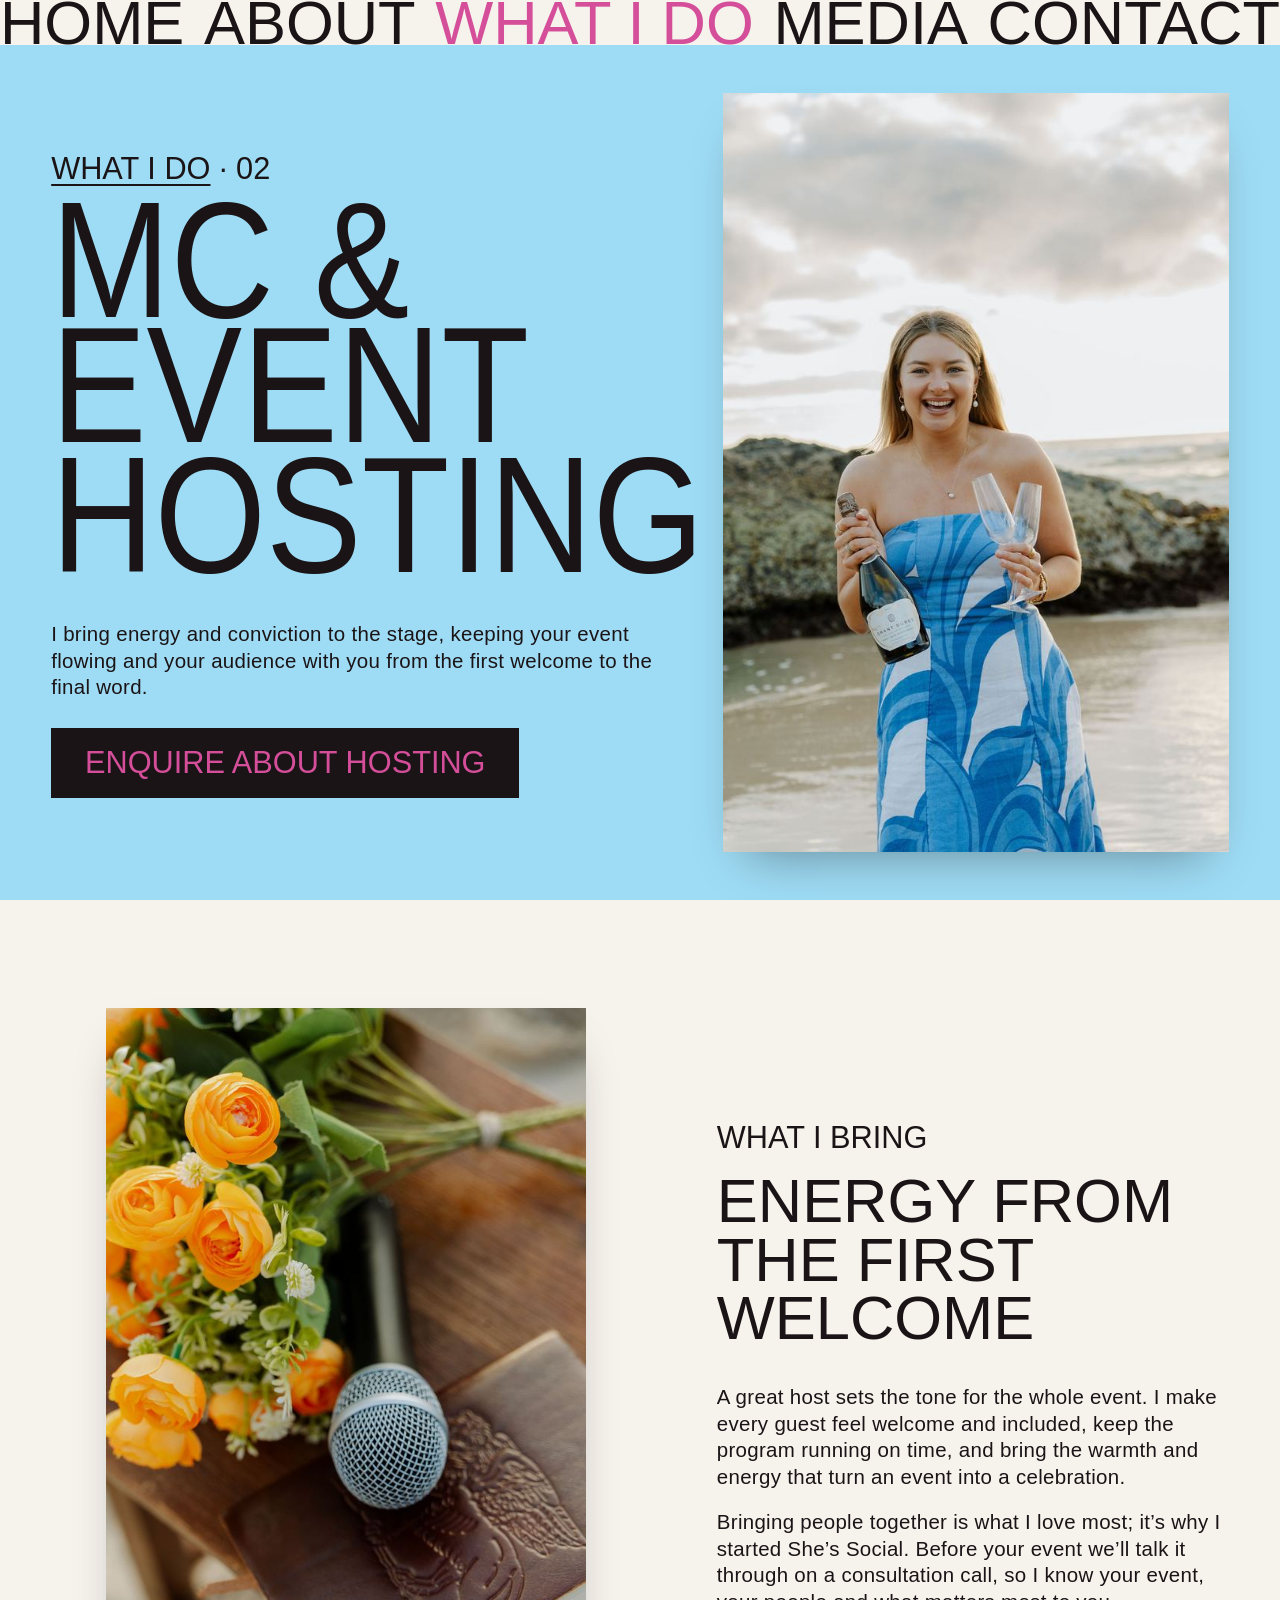
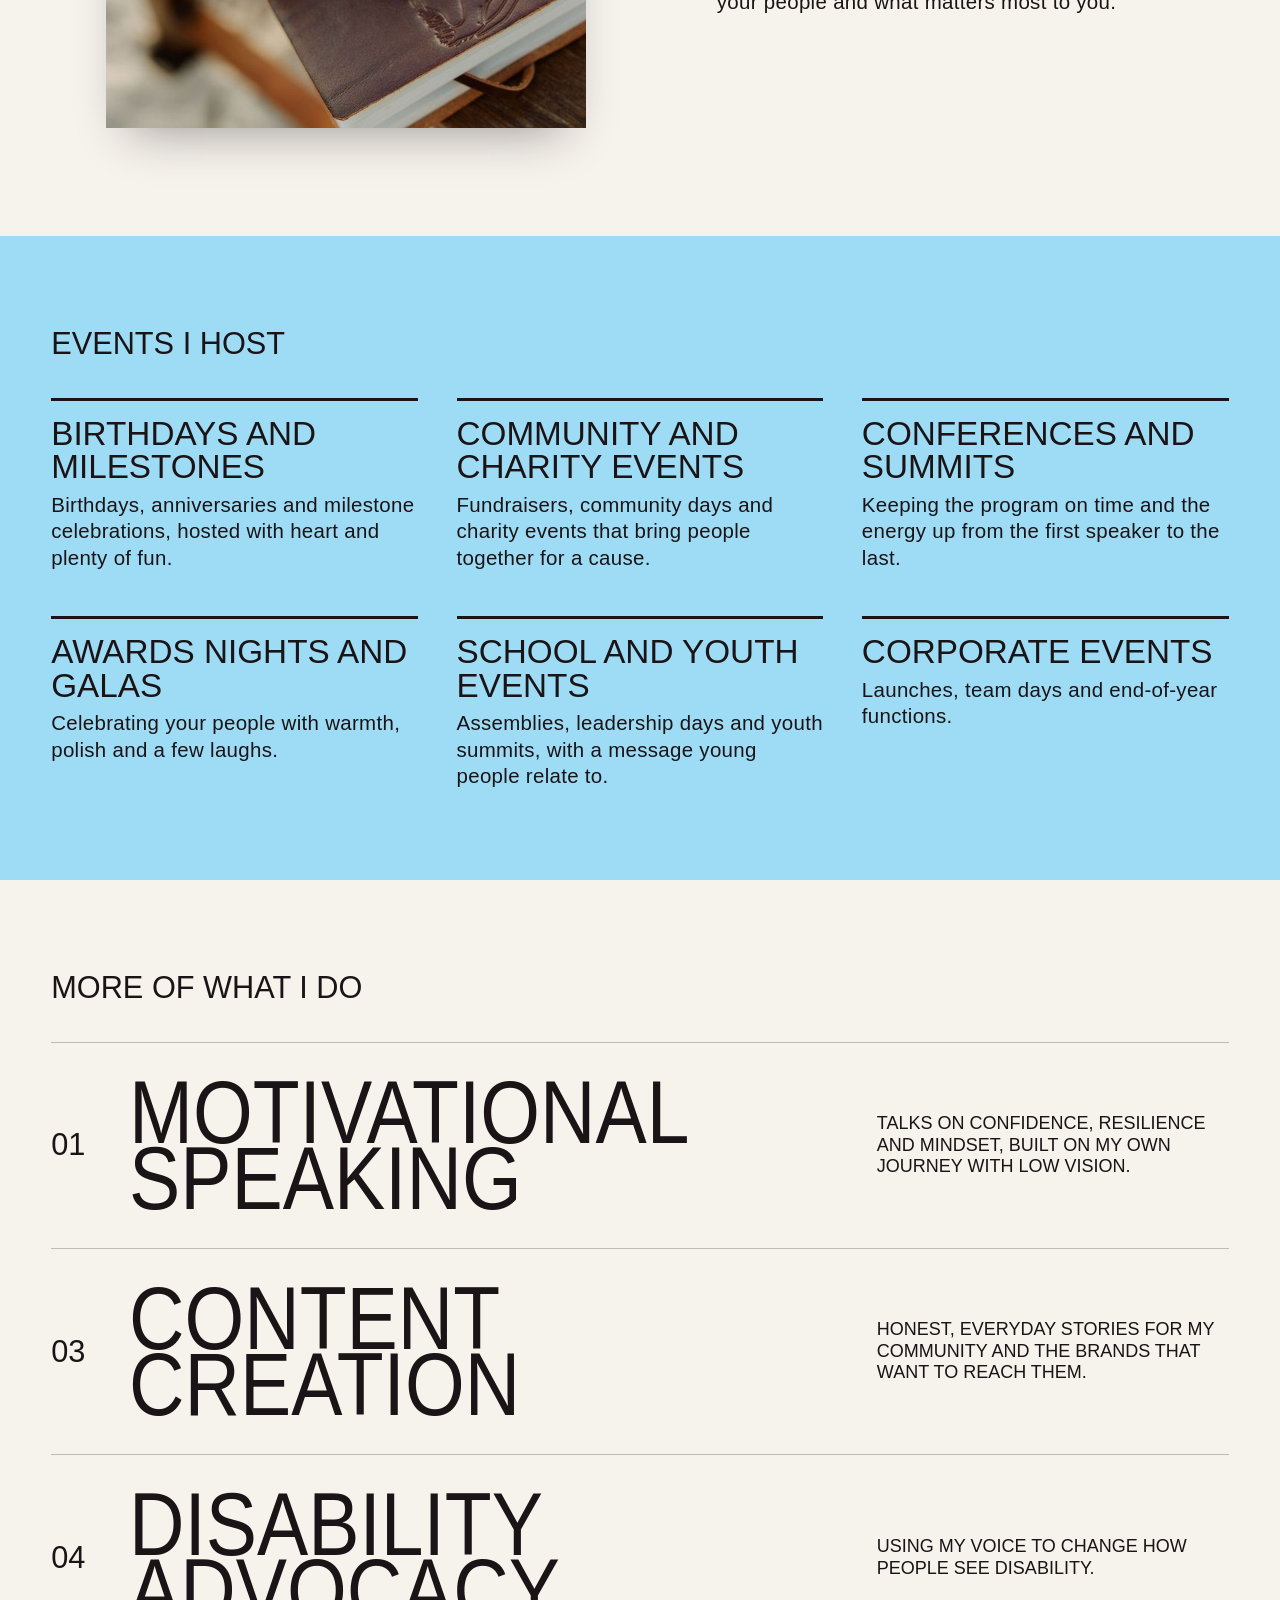
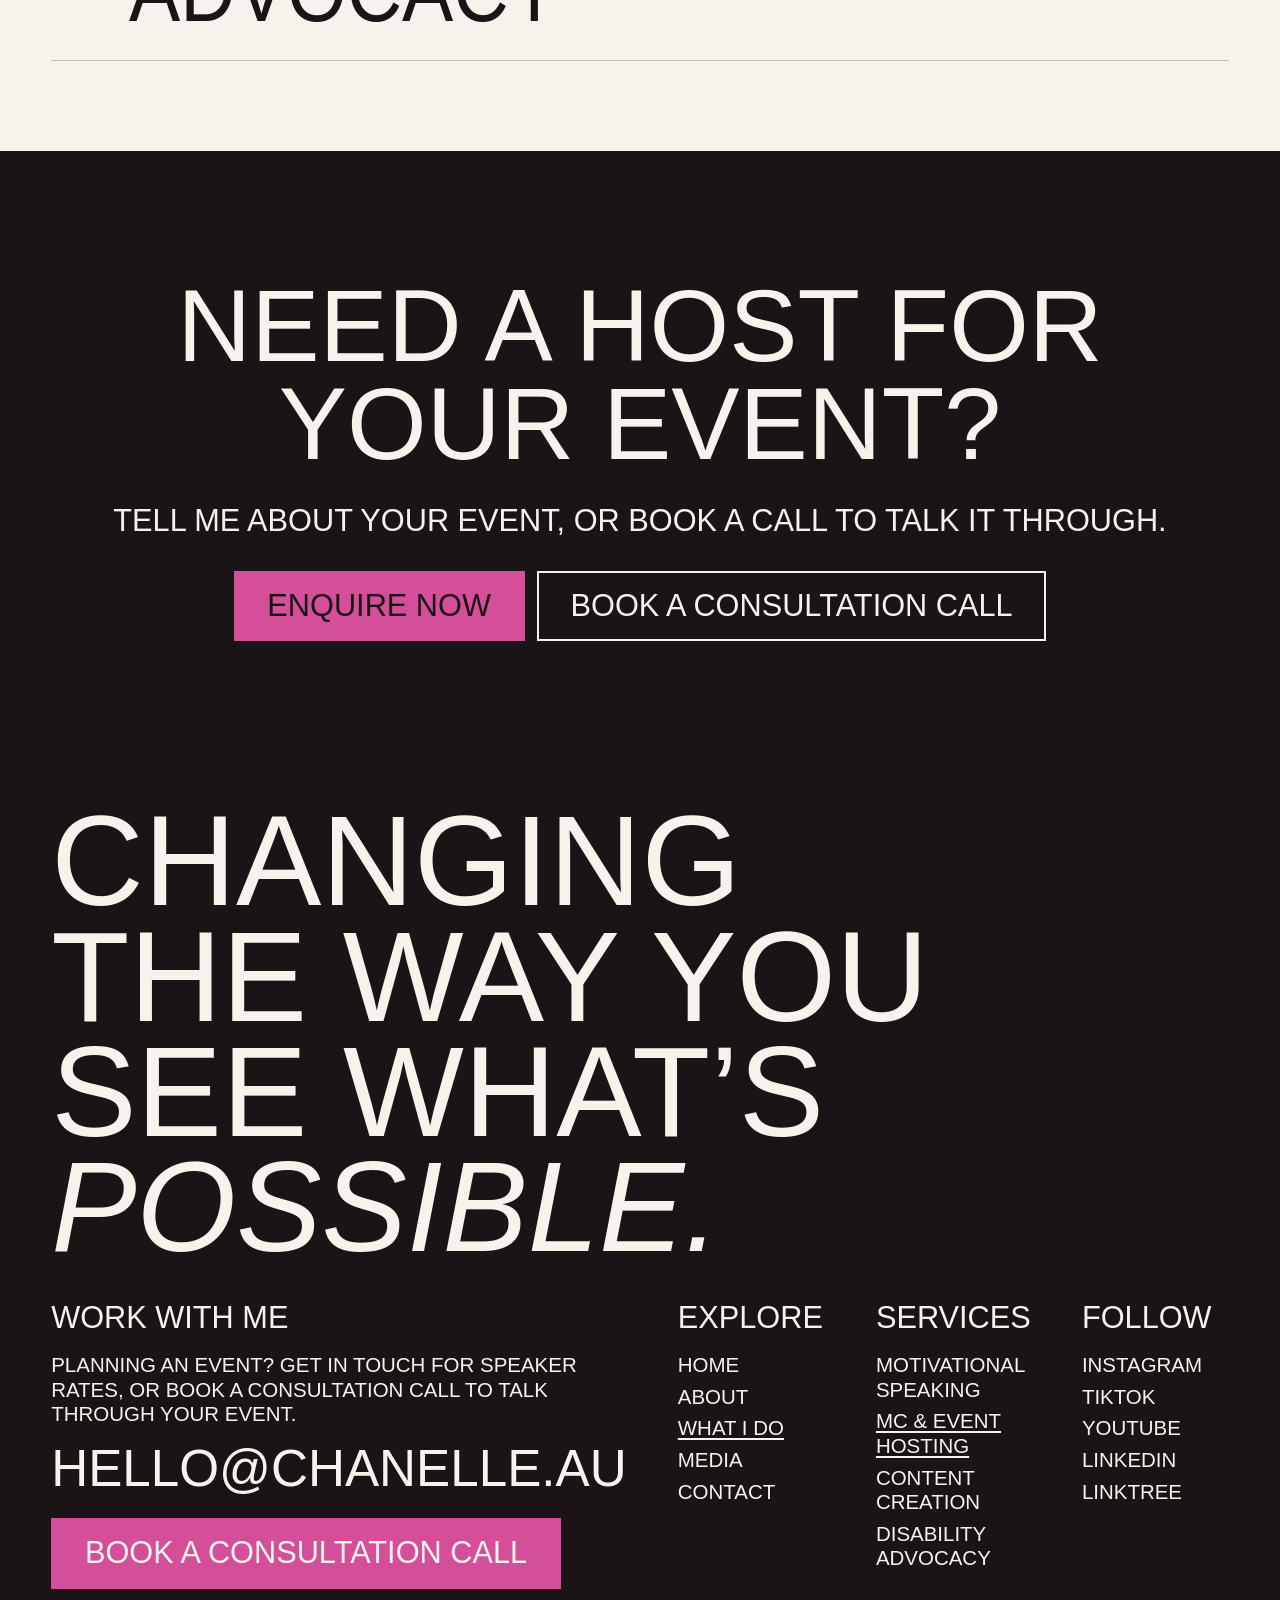
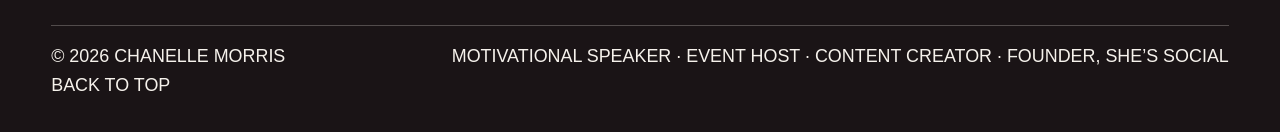
<file: event-hosting.html>
<!doctype html>
<html lang="en">
<head>
  <meta charset="utf-8">
  <meta name="viewport" content="width=device-width, initial-scale=1">
  <!-- Security: only load code, styles and fonts from this site and Google Fonts;
       no plugins, no framing tricks, forms only post to this site, email or HTTPS.
       Narrow connect-src/form-action to the form service once one is chosen. -->
  <meta http-equiv="Content-Security-Policy" content="default-src 'self'; script-src 'self'; style-src 'self' https://fonts.googleapis.com; font-src https://fonts.gstatic.com; img-src 'self' data:; connect-src 'self' https:; form-action 'self' https: mailto:; base-uri 'self'; object-src 'none'; frame-src 'none'">
  <meta name="referrer" content="strict-origin-when-cross-origin">
  <title>MC & event hosting · Chanelle Morris</title>
  <meta name="description" content="Chanelle Morris hosts and MCs birthdays, community events, conferences and more, keeping your event flowing from the first welcome to the final word.">

  <link rel="preconnect" href="https://fonts.googleapis.com">
  <link rel="preconnect" href="https://fonts.gstatic.com" crossorigin>
  <link rel="stylesheet" href="https://fonts.googleapis.com/css2?family=League+Gothic&family=Mrs+Saint+Delafield&display=swap">
  <link rel="stylesheet" href="style.css">

  <script src="main.js" defer></script>
</head>
<body class="page page--what-i-do">
  <header class="site-header">
    <nav class="site-nav" aria-label="Main">
      <a href="index.html">Home</a>
      <a class="site-nav__link" href="about.html">About</a>
      <a class="site-nav__link" href="what-i-do.html" aria-current="true">What I do</a>
      <a class="site-nav__link" href="media.html">Media</a>
      <a class="site-nav__link" href="contact.html">Contact</a>
      <button class="site-nav__toggle" type="button" aria-label="Menu" aria-expanded="false" aria-controls="menu">
        <span></span><span></span><span></span>
      </button>
    </nav>
  </header>

  <div class="menu" id="menu" inert>
    <nav class="menu__nav" aria-label="Menu">
      <a class="menu__link" href="index.html"><span>Home</span></a>
      <a class="menu__link" href="about.html"><span>About</span></a>
      <a class="menu__link" href="what-i-do.html" aria-current="true"><span>What I do</span></a>
      <a class="menu__link" href="media.html"><span>Media</span></a>
      <a class="menu__link" href="contact.html"><span>Contact</span></a>
    </nav>

    <div class="menu__footer">
      <a class="menu__email" href="mailto:hello@chanelle.au">hello@chanelle.au</a>
      <a class="button button--pink menu__cta" href="contact.html?enquiry=consultation">Book a consultation call</a>
      <ul class="menu__social" aria-label="Follow Chanelle">
        <li><a href="https://www.instagram.com/chanellemorriss/" target="_blank" rel="noopener">Instagram</a></li>
        <li><a href="https://www.tiktok.com/@chanellemorriss" target="_blank" rel="noopener">TikTok</a></li>
        <li><a href="https://www.youtube.com/@chanellemorriss" target="_blank" rel="noopener">YouTube</a></li>
        <li><a href="https://au.linkedin.com/in/chanelle-morris-b54a25160" target="_blank" rel="noopener">LinkedIn</a></li>
        <li><a href="https://linktr.ee/chanellemorris" target="_blank" rel="noopener">Linktree</a></li>
      </ul>
    </div>
  </div>

  <main>
    <section class="page-hero" aria-labelledby="page-title">
      <div class="page-hero__text">
        <p class="page-hero__label"><a href="what-i-do.html">What I do</a> · 02</p>
        <h1 class="page-hero__title page-hero__title--long" id="page-title"><span>MC & event</span> <span>hosting</span></h1>
        <div class="prose page-hero__intro">
          <p>I bring energy and conviction to the stage, keeping your event flowing and your audience with you from the first welcome to the final word.</p>
        </div>
        <div class="page-hero__buttons">
          <a class="button" href="contact.html?enquiry=hosting">Enquire about hosting</a>
        </div>
      </div>
      <figure class="page-hero__photo">
        <img src="images/photos/celebration-1024.jpg" srcset="images/photos/celebration-640.jpg 640w, images/photos/celebration-1024.jpg 1024w" sizes="(max-width: 700px) 100vw, 40vw" width="1024" height="1536" alt="Chanelle laughing on the beach, holding a bottle of bubbles and two glasses" decoding="async">
      </figure>
    </section>

    <section class="chapter chapter--flip">
      <div class="chapter__text">
        <p class="chapter__label">What I bring</p>
        <h2 class="chapter__title">Energy from the first welcome</h2>
        <div class="prose">
          <p>A great host sets the tone for the whole event. I make every guest feel welcome and included, keep the program running on time, and bring the warmth and energy that turn an event into a celebration.</p>
          <p>Bringing people together is what I love most; it’s why I started She’s Social. Before your event we’ll talk it through on a consultation call, so I know your event, your people and what matters most to you.</p>
        </div>
      </div>
      <figure class="chapter__photo">
        <img src="images/photos/mic-and-notebook-1024.jpg" srcset="images/photos/mic-and-notebook-640.jpg 640w, images/photos/mic-and-notebook-1024.jpg 1024w" sizes="(max-width: 700px) 100vw, 40vw" width="1024" height="1536" alt="A microphone resting on a leather notebook beside a bunch of orange roses" loading="lazy" decoding="async">
      </figure>
    </section>

    <section class="topics" aria-labelledby="events-title">
      <h2 class="topics__title" id="events-title">Events I host</h2>
      <ul class="topics__list">
        <li class="topics__item">
          <h3 class="topics__name">Birthdays and milestones</h3>
          <p class="topics__text prose">Birthdays, anniversaries and milestone celebrations, hosted with heart and plenty of fun.</p>
        </li>
        <li class="topics__item">
          <h3 class="topics__name">Community and charity events</h3>
          <p class="topics__text prose">Fundraisers, community days and charity events that bring people together for a cause.</p>
        </li>
        <li class="topics__item">
          <h3 class="topics__name">Conferences and summits</h3>
          <p class="topics__text prose">Keeping the program on time and the energy up from the first speaker to the last.</p>
        </li>
        <li class="topics__item">
          <h3 class="topics__name">Awards nights and galas</h3>
          <p class="topics__text prose">Celebrating your people with warmth, polish and a few laughs.</p>
        </li>
        <li class="topics__item">
          <h3 class="topics__name">School and youth events</h3>
          <p class="topics__text prose">Assemblies, leadership days and youth summits, with a message young people relate to.</p>
        </li>
        <li class="topics__item">
          <h3 class="topics__name">Corporate events</h3>
          <p class="topics__text prose">Launches, team days and end-of-year functions.</p>
        </li>
      </ul>
    </section>

    <section class="service-index" aria-labelledby="more-title">
      <h2 class="service-index__title" id="more-title">More of what I do</h2>
      <ul class="service-index__list">
        <li>
          <a class="service-index__link" href="motivational-speaking.html">
            <span class="service-index__number">01</span>
            <span class="service-index__name"><span>Motivational speaking</span></span>
            <span class="service-index__text">Talks on confidence, resilience and mindset, built on my own journey with low vision.</span>
          </a>
        </li>
        <li>
          <a class="service-index__link" href="content-creation.html">
            <span class="service-index__number">03</span>
            <span class="service-index__name"><span>Content creation</span></span>
            <span class="service-index__text">Honest, everyday stories for my community and the brands that want to reach them.</span>
          </a>
        </li>
        <li>
          <a class="service-index__link" href="disability-advocacy.html">
            <span class="service-index__number">04</span>
            <span class="service-index__name"><span>Disability advocacy</span></span>
            <span class="service-index__text">Using my voice to change how people see disability.</span>
          </a>
        </li>
      </ul>
    </section>

    <section class="cta-band">
      <h2 class="cta-band__title">Need a host for your event?</h2>
      <p class="cta-band__text">Tell me about your event, or book a call to talk it through.</p>
      <div class="cta-band__buttons">
        <a class="button button--pink" href="contact.html?enquiry=hosting">Enquire now</a>
        <a class="button button--outline" href="contact.html?enquiry=consultation">Book a consultation call</a>
      </div>
    </section>
  </main>

  <footer class="site-footer">
    <p class="site-footer__statement">Changing the way you see what’s <em>possible.</em></p>

    <div class="site-footer__columns">
      <div class="site-footer__contact">
        <h2 class="site-footer__heading">Work with me</h2>
        <p>Planning an event? Get in touch for speaker rates, or book a consultation call to talk through your event.</p>
        <a class="site-footer__email" href="mailto:hello@chanelle.au">hello@chanelle.au</a>
        <a class="button button--pink" href="contact.html?enquiry=consultation">Book a consultation call</a>
      </div>

      <nav aria-label="Footer">
        <h2 class="site-footer__heading">Explore</h2>
        <ul>
          <li><a href="index.html">Home</a></li>
          <li><a href="about.html">About</a></li>
          <li><a href="what-i-do.html" aria-current="true">What I do</a></li>
          <li><a href="media.html">Media</a></li>
          <li><a href="contact.html">Contact</a></li>
        </ul>
      </nav>

      <nav aria-label="Services">
        <h2 class="site-footer__heading">Services</h2>
        <ul>
          <li><a href="motivational-speaking.html">Motivational speaking</a></li>
          <li><a href="event-hosting.html" aria-current="page">MC & event hosting</a></li>
          <li><a href="content-creation.html">Content creation</a></li>
          <li><a href="disability-advocacy.html">Disability advocacy</a></li>
        </ul>
      </nav>

      <div>
        <h2 class="site-footer__heading">Follow</h2>
        <ul>
          <li><a href="https://www.instagram.com/chanellemorriss/" target="_blank" rel="noopener">Instagram</a></li>
          <li><a href="https://www.tiktok.com/@chanellemorriss" target="_blank" rel="noopener">TikTok</a></li>
          <li><a href="https://www.youtube.com/@chanellemorriss" target="_blank" rel="noopener">YouTube</a></li>
          <li><a href="https://au.linkedin.com/in/chanelle-morris-b54a25160" target="_blank" rel="noopener">LinkedIn</a></li>
          <li><a href="https://linktr.ee/chanellemorris" target="_blank" rel="noopener">Linktree</a></li>
        </ul>
      </div>
    </div>

    <div class="site-footer__bottom">
      <p>© 2026 Chanelle Morris</p>
      <p>Motivational speaker · Event host · Content creator · Founder, She’s Social</p>
      <a href="#">Back to top</a>
    </div>
  </footer>
</body>
</html>
</file>
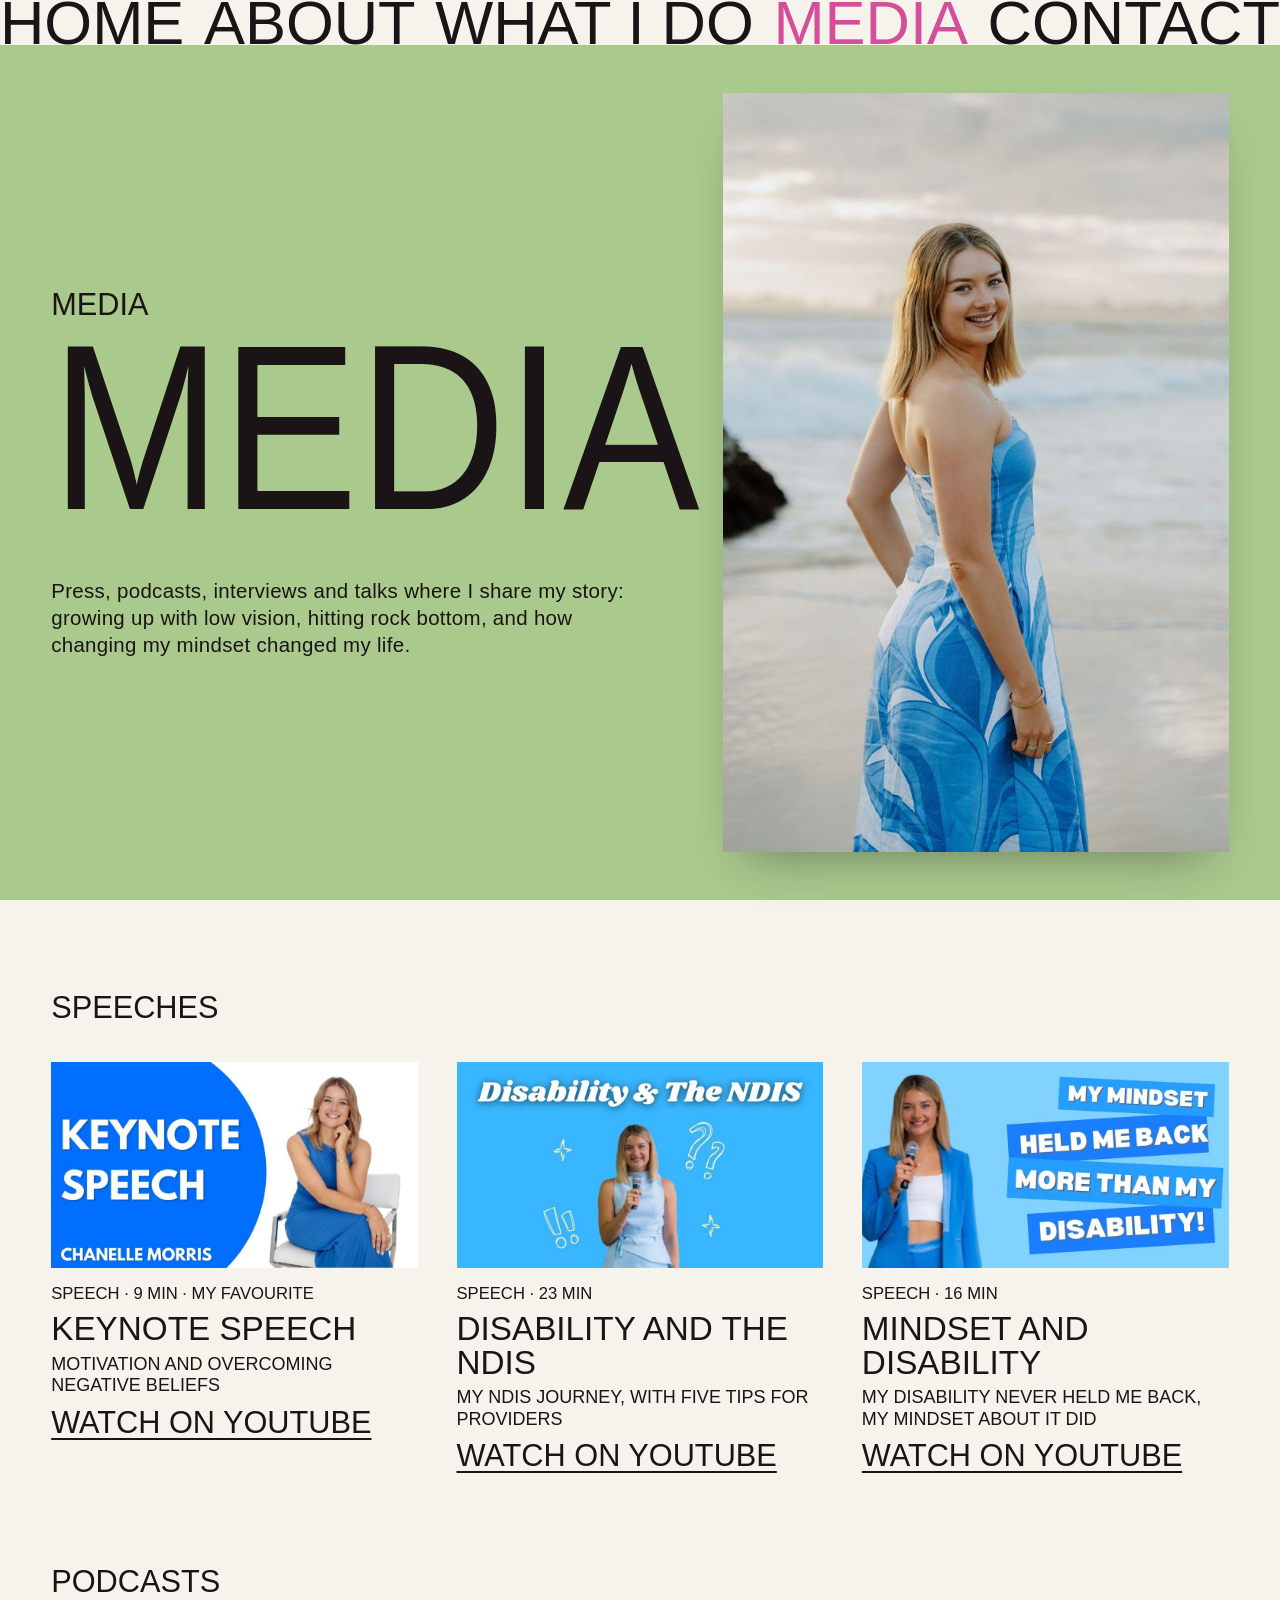
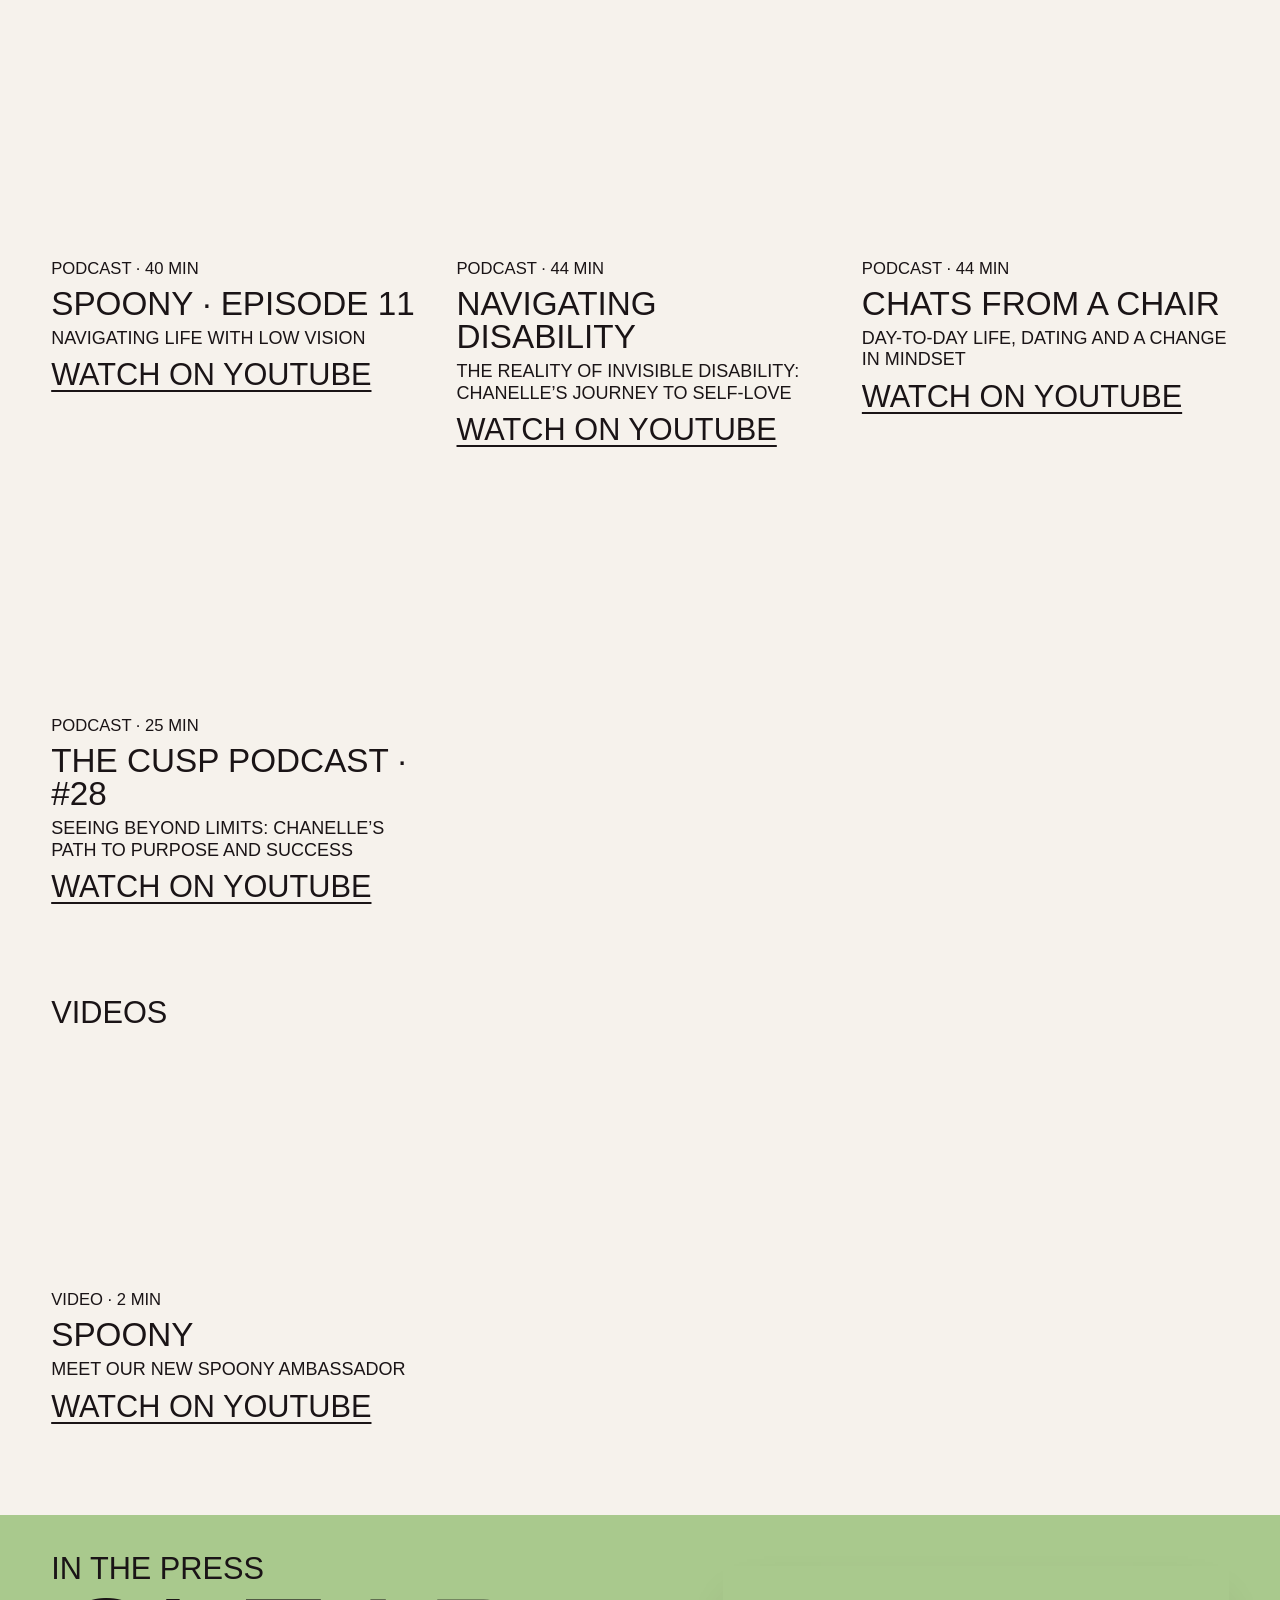
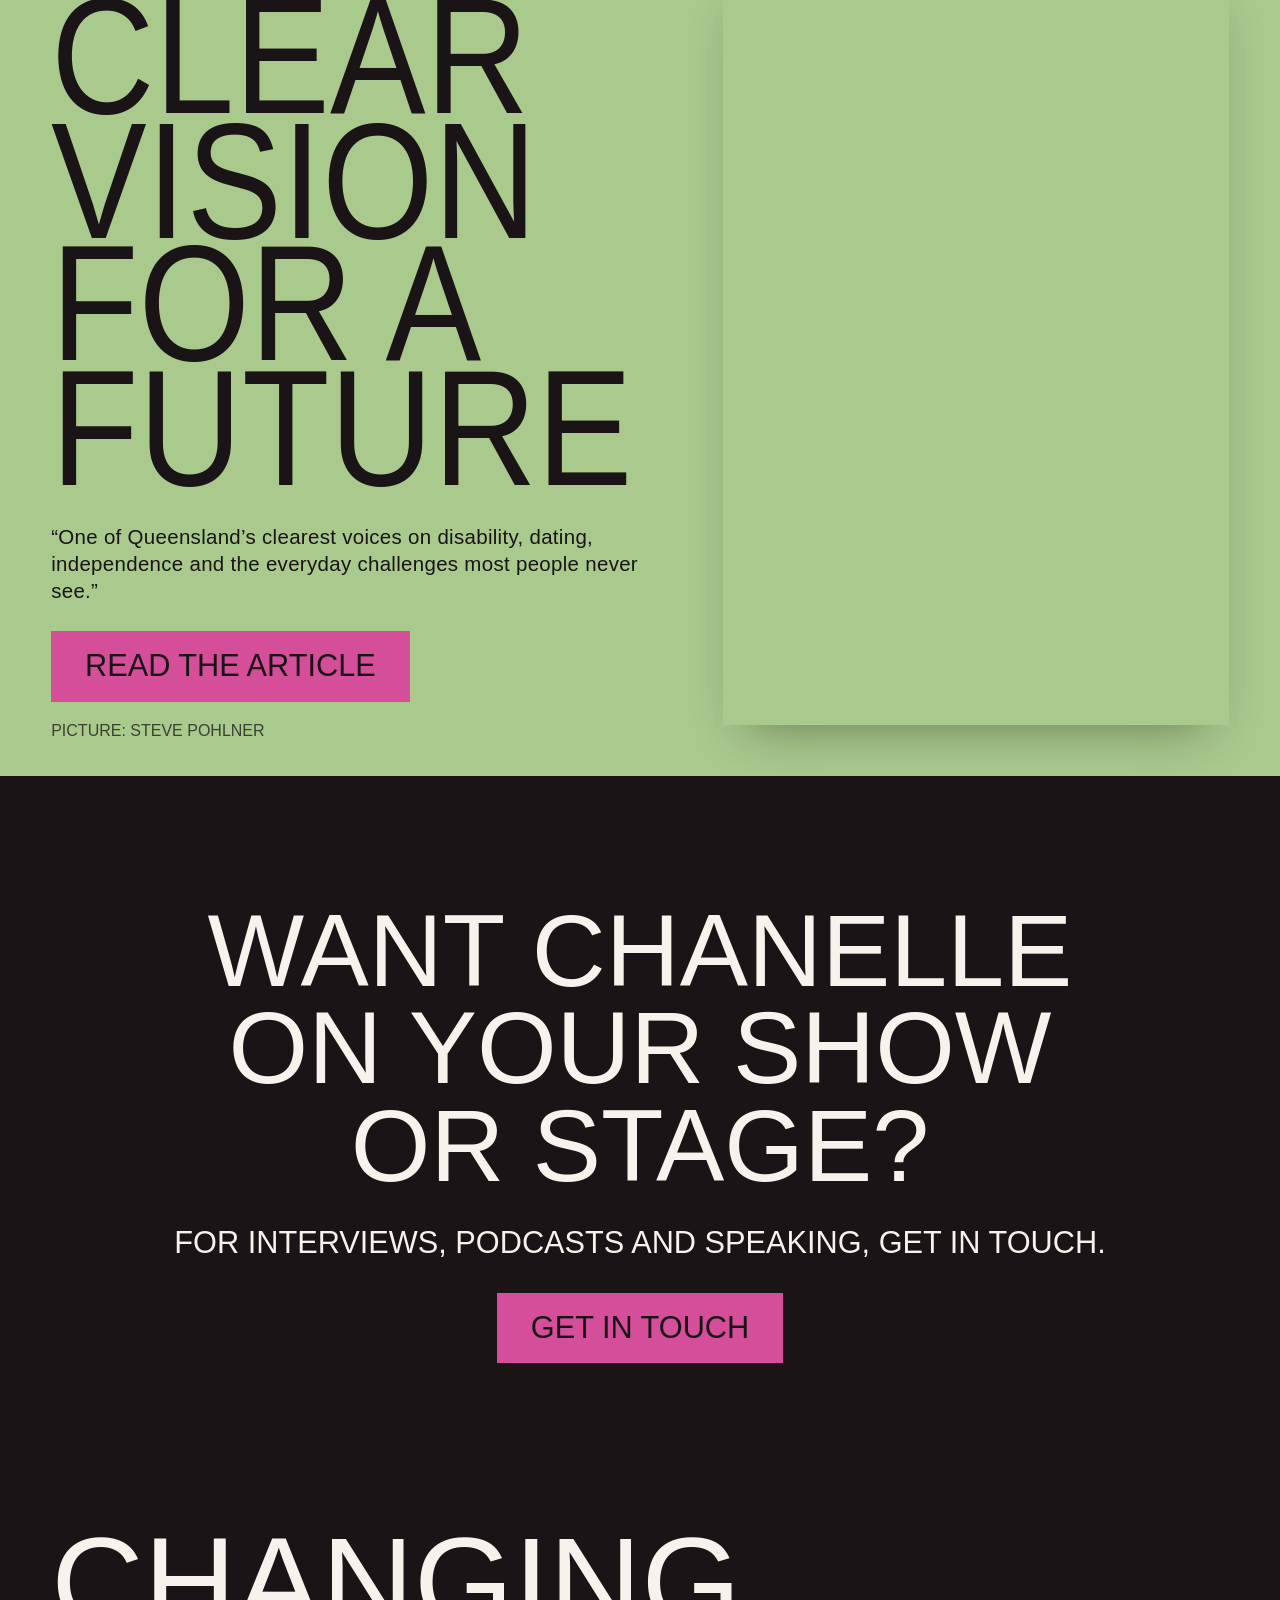
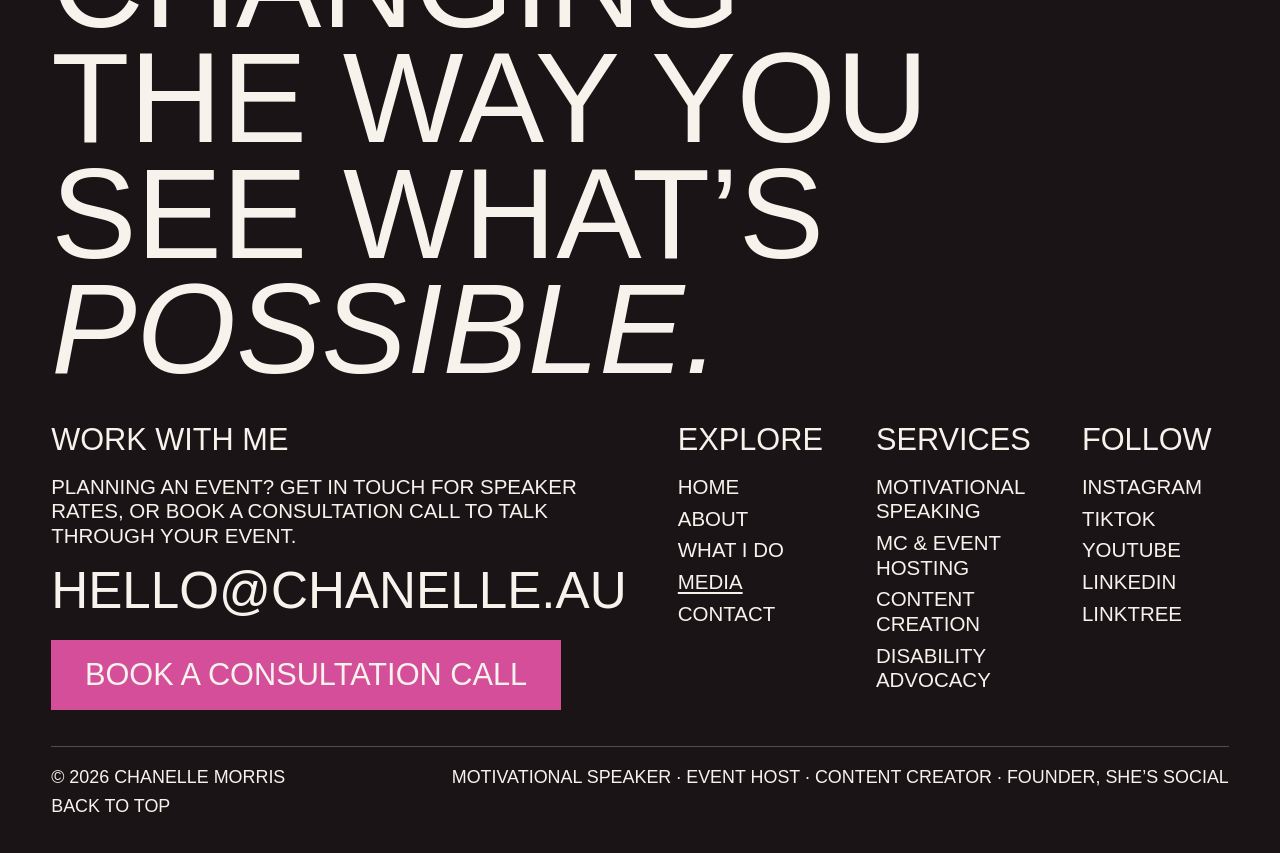
<file: media.html>
<!doctype html>
<html lang="en">
<head>
  <meta charset="utf-8">
  <meta name="viewport" content="width=device-width, initial-scale=1">
  <!-- Security: only load code, styles and fonts from this site and Google Fonts;
       no plugins, no framing tricks, forms only post to this site, email or HTTPS.
       Narrow connect-src/form-action to the form service once one is chosen. -->
  <meta http-equiv="Content-Security-Policy" content="default-src 'self'; script-src 'self'; style-src 'self' https://fonts.googleapis.com; font-src https://fonts.gstatic.com; img-src 'self' data:; connect-src 'self' https:; form-action 'self' https: mailto:; base-uri 'self'; object-src 'none'; frame-src 'none'">
  <meta name="referrer" content="strict-origin-when-cross-origin">
  <title>Media · Chanelle Morris</title>
  <meta name="description" content="Podcasts, interviews and talks featuring motivational speaker Chanelle Morris.">

  <link rel="preconnect" href="https://fonts.googleapis.com">
  <link rel="preconnect" href="https://fonts.gstatic.com" crossorigin>
  <link rel="stylesheet" href="https://fonts.googleapis.com/css2?family=League+Gothic&family=Mrs+Saint+Delafield&display=swap">
  <link rel="stylesheet" href="style.css">

  <script src="main.js" defer></script>
</head>
<body class="page page--media">
  <header class="site-header">
    <nav class="site-nav" aria-label="Main">
      <a href="index.html">Home</a>
      <a class="site-nav__link" href="about.html">About</a>
      <a class="site-nav__link" href="what-i-do.html">What I do</a>
      <a class="site-nav__link" href="media.html" aria-current="page">Media</a>
      <a class="site-nav__link" href="contact.html">Contact</a>
      <button class="site-nav__toggle" type="button" aria-label="Menu" aria-expanded="false" aria-controls="menu">
        <span></span><span></span><span></span>
      </button>
    </nav>
  </header>

  <div class="menu" id="menu" inert>
    <nav class="menu__nav" aria-label="Menu">
      <a class="menu__link" href="index.html"><span>Home</span></a>
      <a class="menu__link" href="about.html"><span>About</span></a>
      <a class="menu__link" href="what-i-do.html"><span>What I do</span></a>
      <a class="menu__link" href="media.html" aria-current="page"><span>Media</span></a>
      <a class="menu__link" href="contact.html"><span>Contact</span></a>
    </nav>

    <div class="menu__footer">
      <a class="menu__email" href="mailto:hello@chanelle.au">hello@chanelle.au</a>
      <a class="button button--pink menu__cta" href="contact.html?enquiry=consultation">Book a consultation call</a>
      <ul class="menu__social" aria-label="Follow Chanelle">
        <li><a href="https://www.instagram.com/chanellemorriss/" target="_blank" rel="noopener">Instagram</a></li>
        <li><a href="https://www.tiktok.com/@chanellemorriss" target="_blank" rel="noopener">TikTok</a></li>
        <li><a href="https://www.youtube.com/@chanellemorriss" target="_blank" rel="noopener">YouTube</a></li>
        <li><a href="https://au.linkedin.com/in/chanelle-morris-b54a25160" target="_blank" rel="noopener">LinkedIn</a></li>
        <li><a href="https://linktr.ee/chanellemorris" target="_blank" rel="noopener">Linktree</a></li>
      </ul>
    </div>
  </div>

  <main>
    <section class="page-hero" aria-labelledby="page-title">
      <div class="page-hero__text">
        <p class="page-hero__label">Media</p>
        <h1 class="page-hero__title" id="page-title"><span>Media</span></h1>
        <div class="prose page-hero__intro">
          <p>Press, podcasts, interviews and talks where I share my story: growing up with low vision, hitting rock bottom, and how changing my mindset changed my life.</p>
        </div>
      </div>
      <figure class="page-hero__photo">
        <img src="images/photos/over-shoulder-1024.jpg" srcset="images/photos/over-shoulder-640.jpg 640w, images/photos/over-shoulder-1024.jpg 1024w" sizes="(max-width: 700px) 100vw, 40vw" width="1024" height="1536" alt="Chanelle looking back over her shoulder at the water’s edge" decoding="async">
      </figure>
    </section>

    <section class="cards" aria-labelledby="speeches-title">
      <h2 class="cards__title" id="speeches-title">Speeches</h2>
      <ul class="cards__list">
        <li class="card">
          <a class="card__link" href="https://www.youtube.com/watch?v=G9UPn_Iv_8U" target="_blank" rel="noopener">
            <img class="card__image" src="images/media/keynote-negative-beliefs.jpg" width="960" height="540" alt="" loading="lazy" decoding="async">
            <span class="card__type">Speech · 9 min · My favourite</span>
            <span class="card__show">Keynote speech</span>
            <span class="card__title">Motivation and overcoming negative beliefs</span>
            <span class="card__watch">Watch on YouTube</span>
          </a>
        </li>
        <li class="card">
          <a class="card__link" href="https://www.youtube.com/watch?v=1B1BJWkIKDg" target="_blank" rel="noopener">
            <img class="card__image" src="images/media/speech-ndis.jpg" width="960" height="540" alt="" loading="lazy" decoding="async">
            <span class="card__type">Speech · 23 min</span>
            <span class="card__show">Disability and the NDIS</span>
            <span class="card__title">My NDIS journey, with five tips for providers</span>
            <span class="card__watch">Watch on YouTube</span>
          </a>
        </li>
        <li class="card">
          <a class="card__link" href="https://www.youtube.com/watch?v=p5HOG5auIwg" target="_blank" rel="noopener">
            <img class="card__image" src="images/media/speech-mindset.jpg" width="960" height="540" alt="" loading="lazy" decoding="async">
            <span class="card__type">Speech · 16 min</span>
            <span class="card__show">Mindset and disability</span>
            <span class="card__title">My disability never held me back, my mindset about it did</span>
            <span class="card__watch">Watch on YouTube</span>
          </a>
        </li>
      </ul>
    </section>

    <!-- Coming soon, as Chanelle sends them: "TV and radio", as another
         <section class="cards"> like these. New speeches go in "Speeches"
         above and on motivational-speaking.html. -->
    <section class="cards" aria-labelledby="podcasts-title">
      <h2 class="cards__title" id="podcasts-title">Podcasts</h2>
      <ul class="cards__list">
        <li class="card">
          <a class="card__link" href="https://www.youtube.com/watch?v=zX71jr0fkV8" target="_blank" rel="noopener">
            <img class="card__image" src="images/media/spoony-episode-11.jpg" width="960" height="540" alt="" loading="lazy" decoding="async">
            <span class="card__type">Podcast · 40 min</span>
            <span class="card__show">Spoony · Episode 11</span>
            <span class="card__title">Navigating life with low vision</span>
            <span class="card__watch">Watch on YouTube</span>
          </a>
        </li>
        <li class="card">
          <a class="card__link" href="https://www.youtube.com/watch?v=YmX7a8defS8" target="_blank" rel="noopener">
            <img class="card__image" src="images/media/navigating-disability.jpg" width="960" height="540" alt="" loading="lazy" decoding="async">
            <span class="card__type">Podcast · 44 min</span>
            <span class="card__show">Navigating Disability</span>
            <span class="card__title">The reality of invisible disability: Chanelle’s journey to self-love</span>
            <span class="card__watch">Watch on YouTube</span>
          </a>
        </li>
        <li class="card">
          <a class="card__link" href="https://www.youtube.com/watch?v=S1gNTzDsEFc" target="_blank" rel="noopener">
            <img class="card__image" src="images/media/chats-from-a-chair.jpg" width="960" height="540" alt="" loading="lazy" decoding="async">
            <span class="card__type">Podcast · 44 min</span>
            <span class="card__show">Chats From A Chair</span>
            <span class="card__title">Day-to-day life, dating and a change in mindset</span>
            <span class="card__watch">Watch on YouTube</span>
          </a>
        </li>
        <li class="card">
          <a class="card__link" href="https://www.youtube.com/watch?v=awF90AjRHGo" target="_blank" rel="noopener">
            <img class="card__image" src="images/media/cusp-podcast-28.jpg" width="960" height="540" alt="" loading="lazy" decoding="async">
            <span class="card__type">Podcast · 25 min</span>
            <span class="card__show">The CUSP Podcast · #28</span>
            <span class="card__title">Seeing beyond limits: Chanelle’s path to purpose and success</span>
            <span class="card__watch">Watch on YouTube</span>
          </a>
        </li>
      </ul>
    </section>

    <section class="cards" aria-labelledby="videos-title">
      <h2 class="cards__title" id="videos-title">Videos</h2>
      <ul class="cards__list">
        <li class="card">
          <a class="card__link" href="https://www.youtube.com/watch?v=QLoELsAYJAw" target="_blank" rel="noopener">
            <img class="card__image" src="images/media/spoony-ambassador.jpg" width="960" height="540" alt="" loading="lazy" decoding="async">
            <span class="card__type">Video · 2 min</span>
            <span class="card__show">Spoony</span>
            <span class="card__title">Meet our new Spoony ambassador</span>
            <span class="card__watch">Watch on YouTube</span>
          </a>
        </li>
      </ul>
    </section>

    <section class="page-hero press" id="press" aria-labelledby="press-title">
      <div class="page-hero__text">
        <p class="page-hero__label">In the press</p>
        <h2 class="page-hero__title page-hero__title--long" id="press-title"><span>Clear vision</span> <span>for a future</span></h2>
        <blockquote class="prose page-hero__intro">
          <p>“One of Queensland’s clearest voices on disability, dating, independence and the everyday challenges most people never see.”</p>
        </blockquote>
        <div class="page-hero__buttons">
          <a class="button button--pink" href="images/press/clear-vision-article.jpg" target="_blank" rel="noopener">Read the article<span class="visually-hidden"> (opens the newspaper page as an image)</span></a>
        </div>
        <p class="press__credit">Picture: Steve Pohlner</p>
      </div>
      <figure class="page-hero__photo">
        <img src="images/press/clear-vision-article.jpg" width="1056" height="1584" alt="The newspaper article ‘Clear vision for a future’, with a photo of Chanelle in a blue suit" loading="lazy" decoding="async">
      </figure>
    </section>

    <section class="cta-band">
      <h2 class="cta-band__title">Want Chanelle on your show or stage?</h2>
      <p class="cta-band__text">For interviews, podcasts and speaking, get in touch.</p>
      <div class="cta-band__buttons">
        <a class="button button--pink" href="contact.html">Get in touch</a>
      </div>
    </section>
  </main>

  <footer class="site-footer">
    <p class="site-footer__statement">Changing the way you see what’s <em>possible.</em></p>

    <div class="site-footer__columns">
      <div class="site-footer__contact">
        <h2 class="site-footer__heading">Work with me</h2>
        <p>Planning an event? Get in touch for speaker rates, or book a consultation call to talk through your event.</p>
        <a class="site-footer__email" href="mailto:hello@chanelle.au">hello@chanelle.au</a>
        <a class="button button--pink" href="contact.html?enquiry=consultation">Book a consultation call</a>
      </div>

      <nav aria-label="Footer">
        <h2 class="site-footer__heading">Explore</h2>
        <ul>
          <li><a href="index.html">Home</a></li>
          <li><a href="about.html">About</a></li>
          <li><a href="what-i-do.html">What I do</a></li>
          <li><a href="media.html" aria-current="page">Media</a></li>
          <li><a href="contact.html">Contact</a></li>
        </ul>
      </nav>

      <nav aria-label="Services">
        <h2 class="site-footer__heading">Services</h2>
        <ul>
          <li><a href="motivational-speaking.html">Motivational speaking</a></li>
          <li><a href="event-hosting.html">MC & event hosting</a></li>
          <li><a href="content-creation.html">Content creation</a></li>
          <li><a href="disability-advocacy.html">Disability advocacy</a></li>
        </ul>
      </nav>

      <div>
        <h2 class="site-footer__heading">Follow</h2>
        <ul>
          <li><a href="https://www.instagram.com/chanellemorriss/" target="_blank" rel="noopener">Instagram</a></li>
          <li><a href="https://www.tiktok.com/@chanellemorriss" target="_blank" rel="noopener">TikTok</a></li>
          <li><a href="https://www.youtube.com/@chanellemorriss" target="_blank" rel="noopener">YouTube</a></li>
          <li><a href="https://au.linkedin.com/in/chanelle-morris-b54a25160" target="_blank" rel="noopener">LinkedIn</a></li>
          <li><a href="https://linktr.ee/chanellemorris" target="_blank" rel="noopener">Linktree</a></li>
        </ul>
      </div>
    </div>

    <div class="site-footer__bottom">
      <p>© 2026 Chanelle Morris</p>
      <p>Motivational speaker · Event host · Content creator · Founder, She’s Social</p>
      <a href="#">Back to top</a>
    </div>
  </footer>
</body>
</html>
</file>
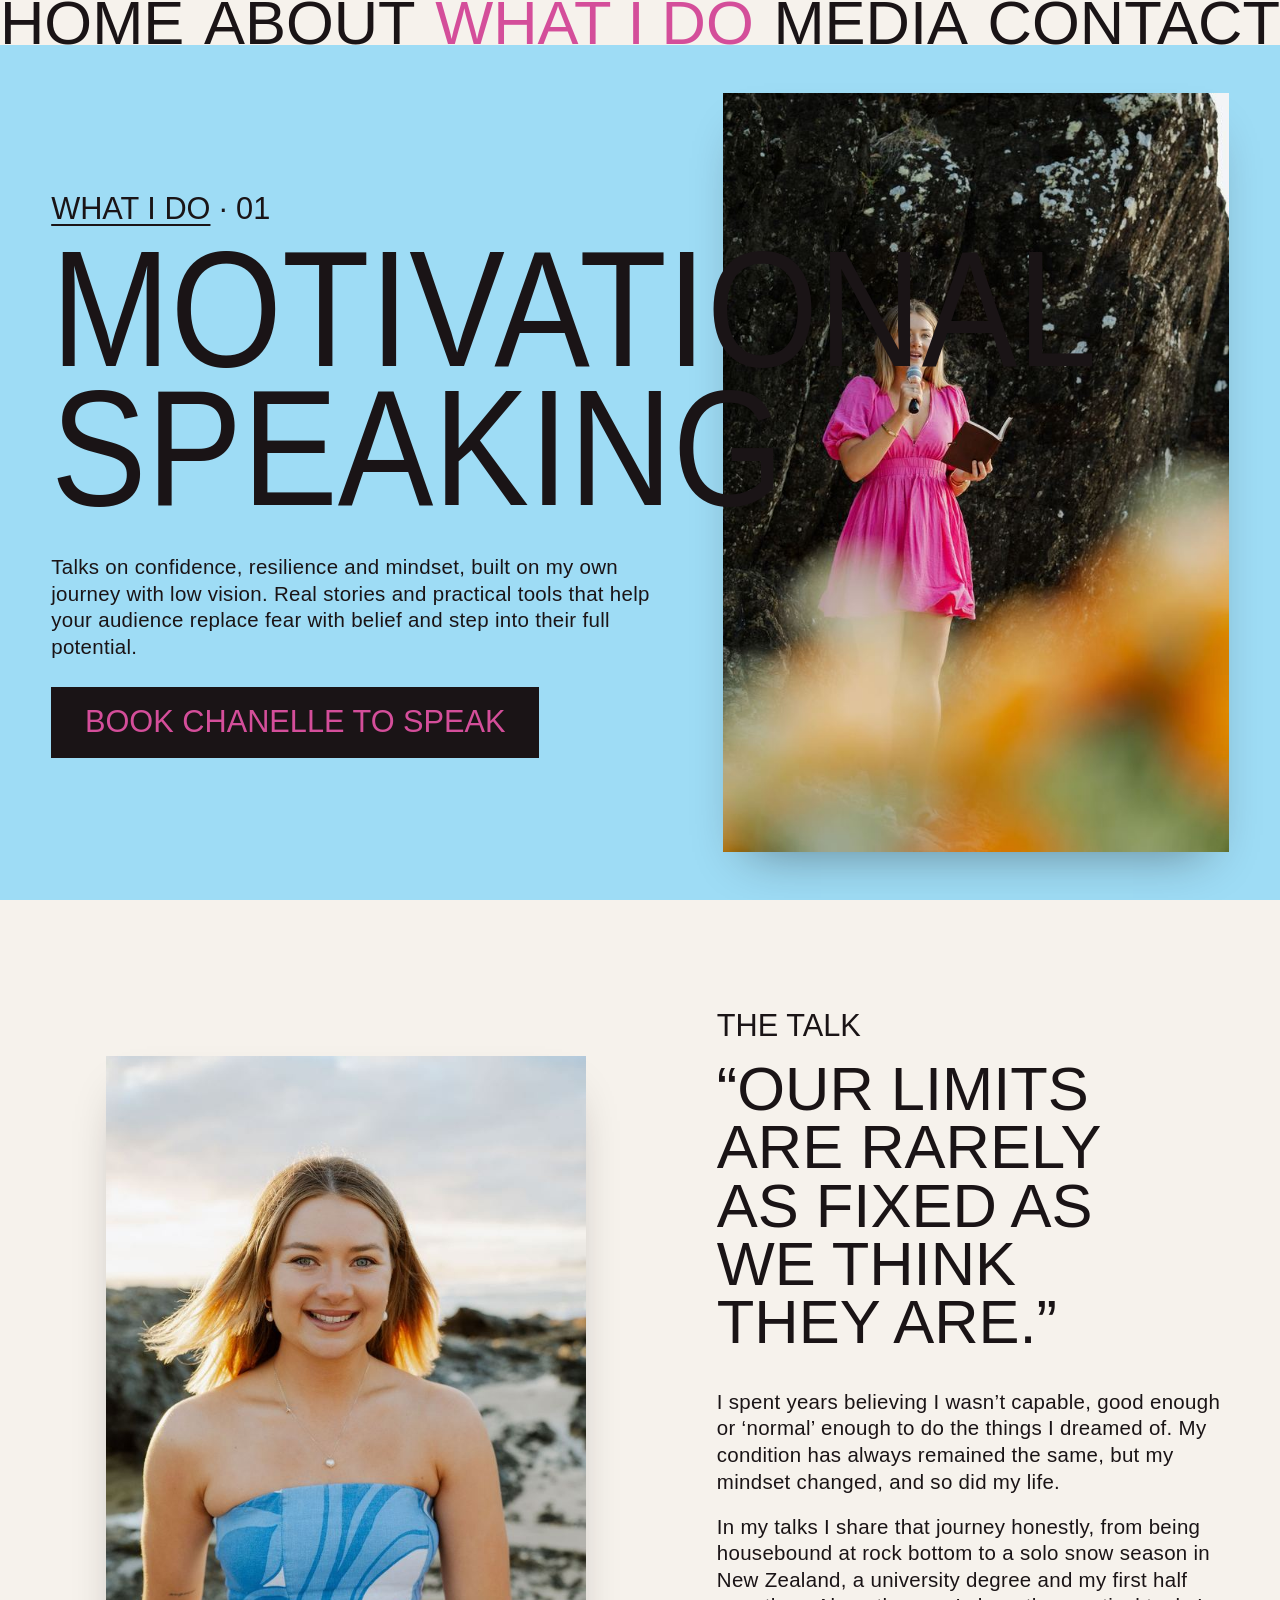
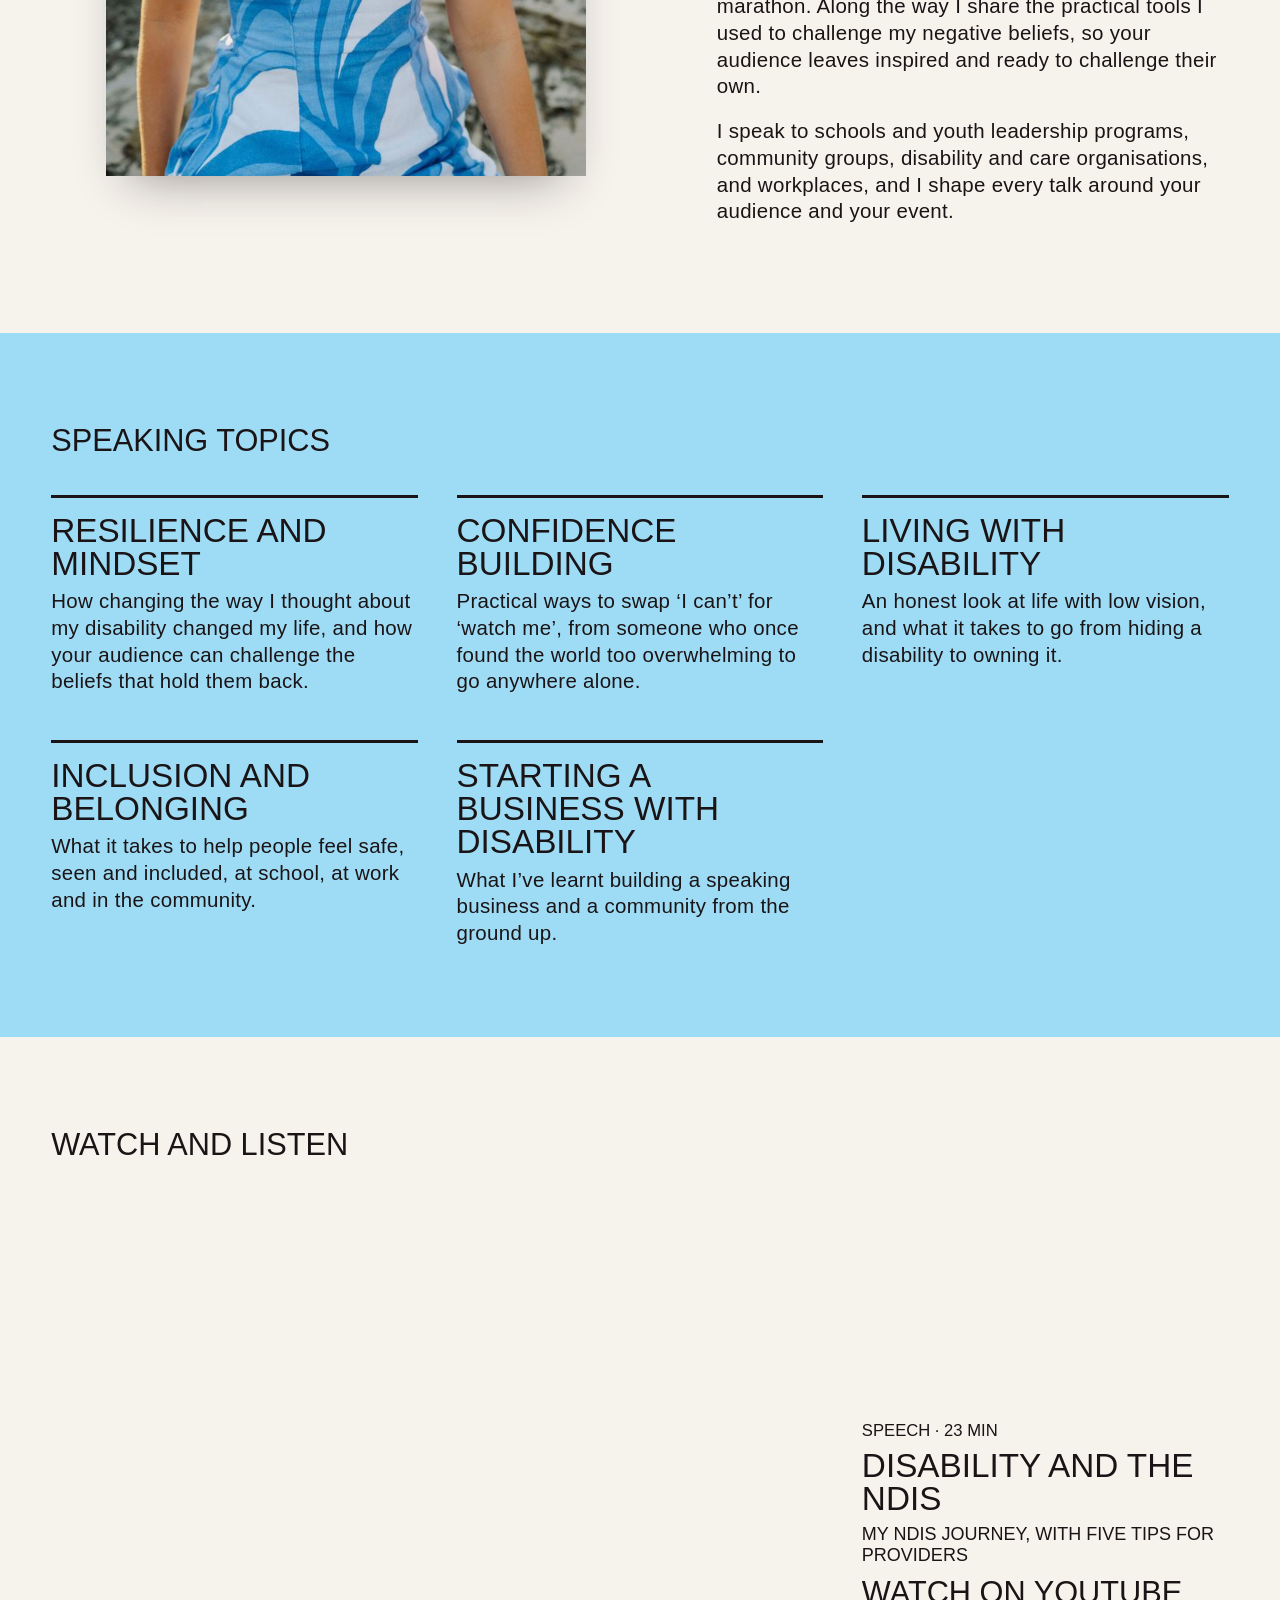
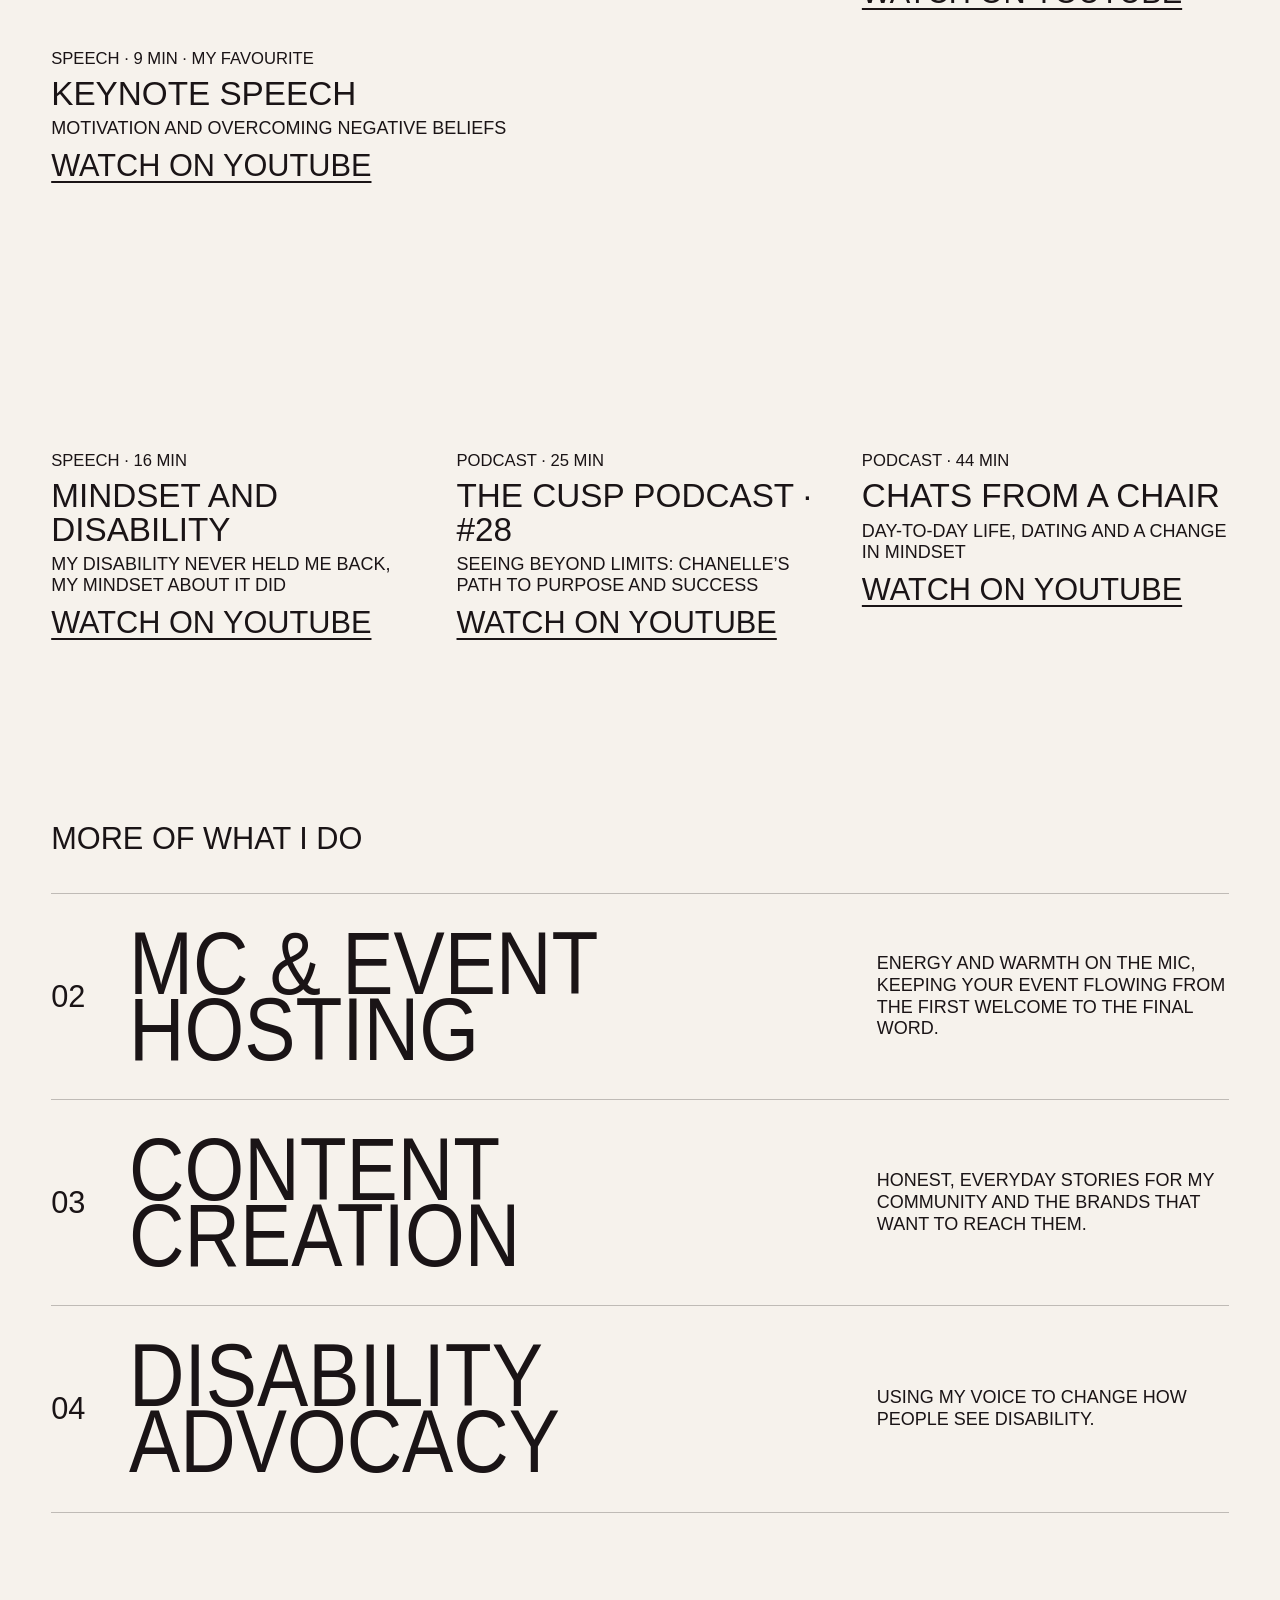
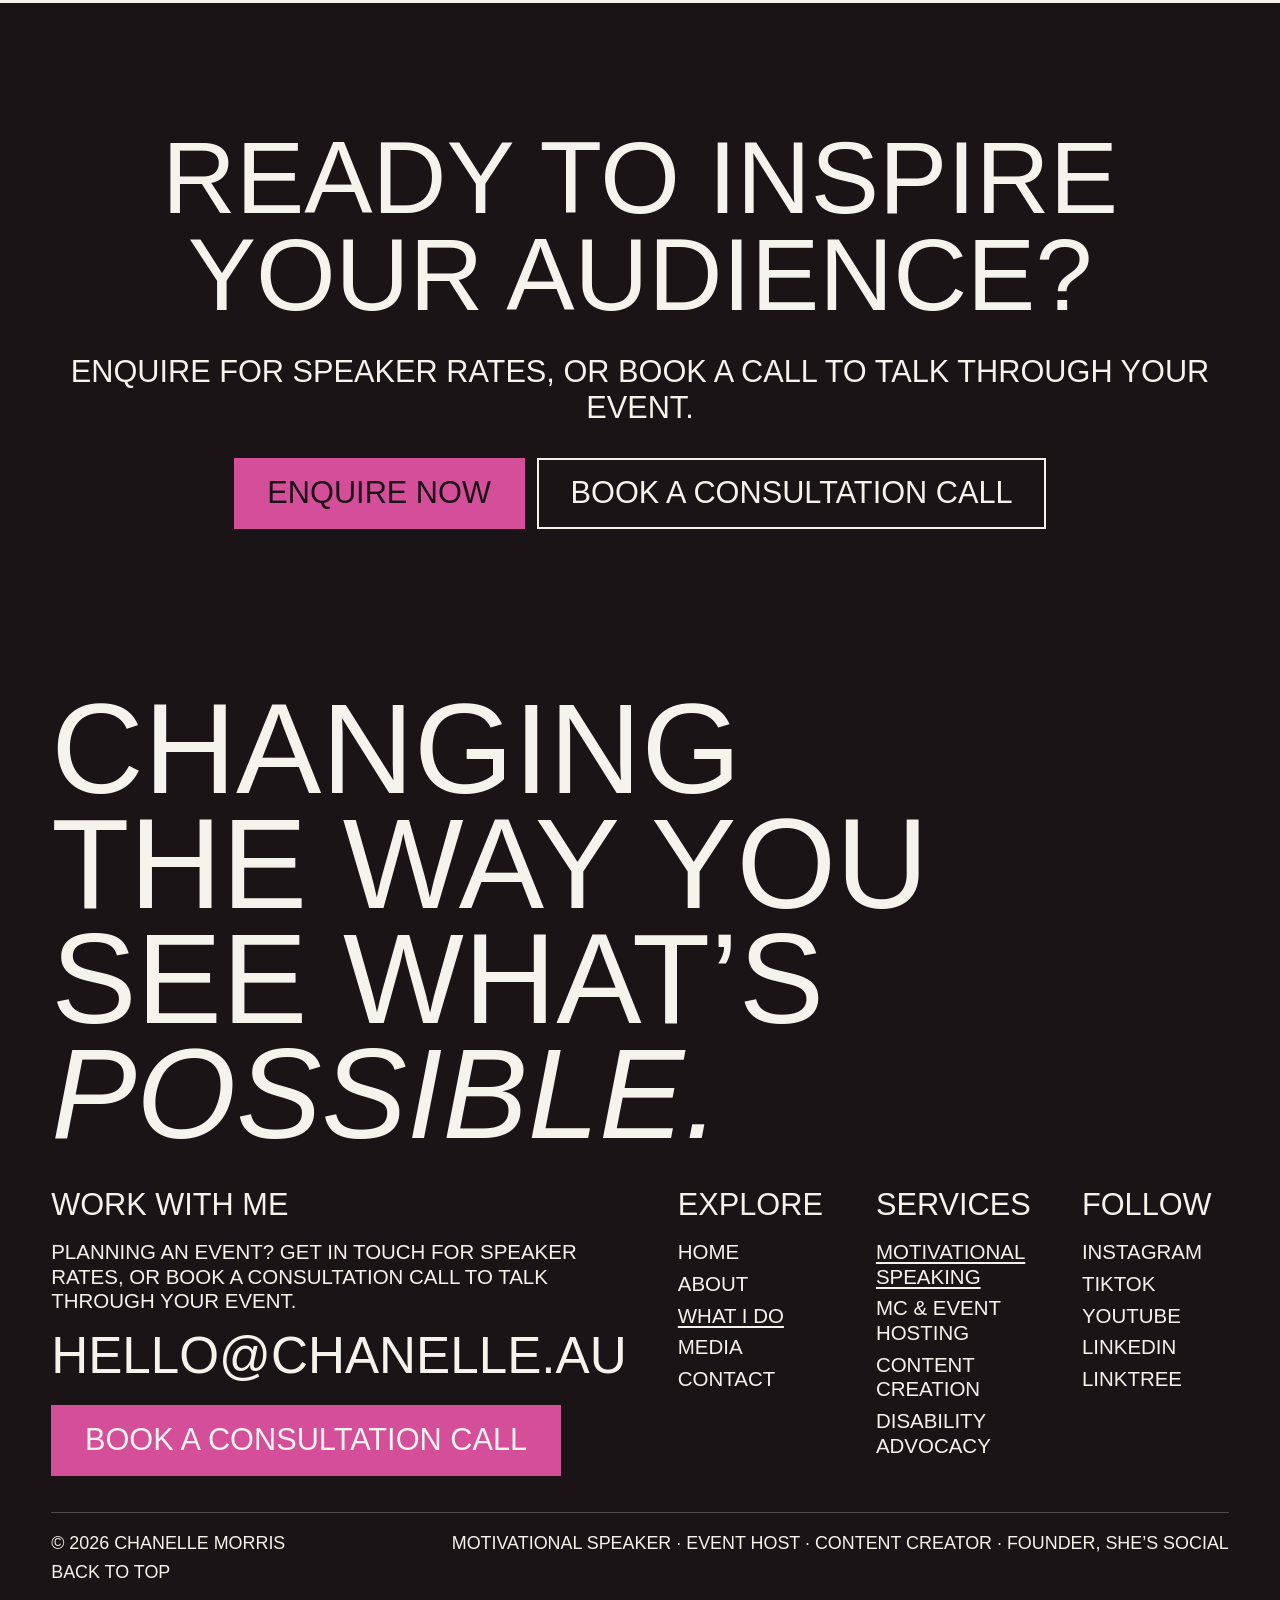
<file: motivational-speaking.html>
<!doctype html>
<html lang="en">
<head>
  <meta charset="utf-8">
  <meta name="viewport" content="width=device-width, initial-scale=1">
  <!-- Security: only load code, styles and fonts from this site and Google Fonts;
       no plugins, no framing tricks, forms only post to this site, email or HTTPS.
       Narrow connect-src/form-action to the form service once one is chosen. -->
  <meta http-equiv="Content-Security-Policy" content="default-src 'self'; script-src 'self'; style-src 'self' https://fonts.googleapis.com; font-src https://fonts.gstatic.com; img-src 'self' data:; connect-src 'self' https:; form-action 'self' https: mailto:; base-uri 'self'; object-src 'none'; frame-src 'none'">
  <meta name="referrer" content="strict-origin-when-cross-origin">
  <title>Motivational speaking · Chanelle Morris</title>
  <meta name="description" content="Book Chanelle Morris for talks on confidence, resilience and mindset, built on her own journey with low vision.">

  <link rel="preconnect" href="https://fonts.googleapis.com">
  <link rel="preconnect" href="https://fonts.gstatic.com" crossorigin>
  <link rel="stylesheet" href="https://fonts.googleapis.com/css2?family=League+Gothic&family=Mrs+Saint+Delafield&display=swap">
  <link rel="stylesheet" href="style.css">

  <script src="main.js" defer></script>
</head>
<body class="page page--what-i-do">
  <header class="site-header">
    <nav class="site-nav" aria-label="Main">
      <a href="index.html">Home</a>
      <a class="site-nav__link" href="about.html">About</a>
      <a class="site-nav__link" href="what-i-do.html" aria-current="true">What I do</a>
      <a class="site-nav__link" href="media.html">Media</a>
      <a class="site-nav__link" href="contact.html">Contact</a>
      <button class="site-nav__toggle" type="button" aria-label="Menu" aria-expanded="false" aria-controls="menu">
        <span></span><span></span><span></span>
      </button>
    </nav>
  </header>

  <div class="menu" id="menu" inert>
    <nav class="menu__nav" aria-label="Menu">
      <a class="menu__link" href="index.html"><span>Home</span></a>
      <a class="menu__link" href="about.html"><span>About</span></a>
      <a class="menu__link" href="what-i-do.html" aria-current="true"><span>What I do</span></a>
      <a class="menu__link" href="media.html"><span>Media</span></a>
      <a class="menu__link" href="contact.html"><span>Contact</span></a>
    </nav>

    <div class="menu__footer">
      <a class="menu__email" href="mailto:hello@chanelle.au">hello@chanelle.au</a>
      <a class="button button--pink menu__cta" href="contact.html?enquiry=consultation">Book a consultation call</a>
      <ul class="menu__social" aria-label="Follow Chanelle">
        <li><a href="https://www.instagram.com/chanellemorriss/" target="_blank" rel="noopener">Instagram</a></li>
        <li><a href="https://www.tiktok.com/@chanellemorriss" target="_blank" rel="noopener">TikTok</a></li>
        <li><a href="https://www.youtube.com/@chanellemorriss" target="_blank" rel="noopener">YouTube</a></li>
        <li><a href="https://au.linkedin.com/in/chanelle-morris-b54a25160" target="_blank" rel="noopener">LinkedIn</a></li>
        <li><a href="https://linktr.ee/chanellemorris" target="_blank" rel="noopener">Linktree</a></li>
      </ul>
    </div>
  </div>

  <main>
    <section class="page-hero" aria-labelledby="page-title">
      <div class="page-hero__text">
        <p class="page-hero__label"><a href="what-i-do.html">What I do</a> · 01</p>
        <h1 class="page-hero__title page-hero__title--long" id="page-title"><span>Motivational</span> <span>speaking</span></h1>
        <div class="prose page-hero__intro">
          <p>Talks on confidence, resilience and mindset, built on my own journey with low vision. Real stories and practical tools that help your audience replace fear with belief and step into their full potential.</p>
        </div>
        <div class="page-hero__buttons">
          <a class="button" href="contact.html?enquiry=speaking">Book Chanelle to speak</a>
        </div>
      </div>
      <figure class="page-hero__photo">
        <img src="images/photos/speaking-flowers-1024.jpg" srcset="images/photos/speaking-flowers-640.jpg 640w, images/photos/speaking-flowers-1024.jpg 1024w" sizes="(max-width: 700px) 100vw, 40vw" width="1024" height="1536" alt="Chanelle speaking into a microphone, with orange flowers in the foreground" decoding="async">
      </figure>
    </section>

    <section class="chapter chapter--flip">
      <div class="chapter__text">
        <p class="chapter__label">The talk</p>
        <h2 class="chapter__title">“Our limits are rarely as fixed as we think they are.”</h2>
        <div class="prose">
          <p>I spent years believing I wasn’t capable, good enough or ‘normal’ enough to do the things I dreamed of. My condition has always remained the same, but my mindset changed, and so did my life.</p>
          <p>In my talks I share that journey honestly, from being housebound at rock bottom to a solo snow season in New Zealand, a university degree and my first half marathon. Along the way I share the practical tools I used to challenge my negative beliefs, so your audience leaves inspired and ready to challenge their own.</p>
          <p>I speak to schools and youth leadership programs, community groups, disability and care organisations, and workplaces, and I shape every talk around your audience and your event.</p>
        </div>
      </div>
      <figure class="chapter__photo">
        <img src="images/photos/blue-portrait-1024.jpg" srcset="images/photos/blue-portrait-640.jpg 640w, images/photos/blue-portrait-1024.jpg 1024w" sizes="(max-width: 700px) 100vw, 40vw" width="1024" height="1536" alt="Chanelle smiling at the camera by the sea, her hair blowing in the wind" loading="lazy" decoding="async">
      </figure>
    </section>

    <section class="topics" aria-labelledby="topics-title">
      <h2 class="topics__title" id="topics-title">Speaking topics</h2>
      <ul class="topics__list">
        <li class="topics__item">
          <h3 class="topics__name">Resilience and mindset</h3>
          <p class="topics__text prose">How changing the way I thought about my disability changed my life, and how your audience can challenge the beliefs that hold them back.</p>
        </li>
        <li class="topics__item">
          <h3 class="topics__name">Confidence building</h3>
          <p class="topics__text prose">Practical ways to swap ‘I can’t’ for ‘watch me’, from someone who once found the world too overwhelming to go anywhere alone.</p>
        </li>
        <li class="topics__item">
          <h3 class="topics__name">Living with disability</h3>
          <p class="topics__text prose">An honest look at life with low vision, and what it takes to go from hiding a disability to owning it.</p>
        </li>
        <li class="topics__item">
          <h3 class="topics__name">Inclusion and belonging</h3>
          <p class="topics__text prose">What it takes to help people feel safe, seen and included, at school, at work and in the community.</p>
        </li>
        <li class="topics__item">
          <h3 class="topics__name">Starting a business with disability</h3>
          <p class="topics__text prose">What I’ve learnt building a speaking business and a community from the ground up.</p>
        </li>
      </ul>
    </section>

    <section class="cards" aria-labelledby="listen-title">
      <h2 class="cards__title" id="listen-title">Watch and listen</h2>
      <!-- Speeches first (they're also on media.html). -->
      <ul class="cards__list">
        <li class="card card--featured">
          <a class="card__link" href="https://www.youtube.com/watch?v=G9UPn_Iv_8U" target="_blank" rel="noopener">
            <img class="card__image" src="images/media/keynote-negative-beliefs.jpg" width="960" height="540" alt="" loading="lazy" decoding="async">
            <span class="card__type">Speech · 9 min · My favourite</span>
            <span class="card__show">Keynote speech</span>
            <span class="card__title">Motivation and overcoming negative beliefs</span>
            <span class="card__watch">Watch on YouTube</span>
          </a>
        </li>
        <li class="card">
          <a class="card__link" href="https://www.youtube.com/watch?v=1B1BJWkIKDg" target="_blank" rel="noopener">
            <img class="card__image" src="images/media/speech-ndis.jpg" width="960" height="540" alt="" loading="lazy" decoding="async">
            <span class="card__type">Speech · 23 min</span>
            <span class="card__show">Disability and the NDIS</span>
            <span class="card__title">My NDIS journey, with five tips for providers</span>
            <span class="card__watch">Watch on YouTube</span>
          </a>
        </li>
        <li class="card">
          <a class="card__link" href="https://www.youtube.com/watch?v=p5HOG5auIwg" target="_blank" rel="noopener">
            <img class="card__image" src="images/media/speech-mindset.jpg" width="960" height="540" alt="" loading="lazy" decoding="async">
            <span class="card__type">Speech · 16 min</span>
            <span class="card__show">Mindset and disability</span>
            <span class="card__title">My disability never held me back, my mindset about it did</span>
            <span class="card__watch">Watch on YouTube</span>
          </a>
        </li>
        <li class="card">
          <a class="card__link" href="https://www.youtube.com/watch?v=awF90AjRHGo" target="_blank" rel="noopener">
            <img class="card__image" src="images/media/cusp-podcast-28.jpg" width="960" height="540" alt="" loading="lazy" decoding="async">
            <span class="card__type">Podcast · 25 min</span>
            <span class="card__show">The CUSP Podcast · #28</span>
            <span class="card__title">Seeing beyond limits: Chanelle’s path to purpose and success</span>
            <span class="card__watch">Watch on YouTube</span>
          </a>
        </li>
        <li class="card">
          <a class="card__link" href="https://www.youtube.com/watch?v=S1gNTzDsEFc" target="_blank" rel="noopener">
            <img class="card__image" src="images/media/chats-from-a-chair.jpg" width="960" height="540" alt="" loading="lazy" decoding="async">
            <span class="card__type">Podcast · 44 min</span>
            <span class="card__show">Chats From A Chair</span>
            <span class="card__title">Day-to-day life, dating and a change in mindset</span>
            <span class="card__watch">Watch on YouTube</span>
          </a>
        </li>
      </ul>
    </section>

    <section class="service-index" aria-labelledby="more-title">
      <h2 class="service-index__title" id="more-title">More of what I do</h2>
      <ul class="service-index__list">
        <li>
          <a class="service-index__link" href="event-hosting.html">
            <span class="service-index__number">02</span>
            <span class="service-index__name"><span>MC & event hosting</span></span>
            <span class="service-index__text">Energy and warmth on the mic, keeping your event flowing from the first welcome to the final word.</span>
          </a>
        </li>
        <li>
          <a class="service-index__link" href="content-creation.html">
            <span class="service-index__number">03</span>
            <span class="service-index__name"><span>Content creation</span></span>
            <span class="service-index__text">Honest, everyday stories for my community and the brands that want to reach them.</span>
          </a>
        </li>
        <li>
          <a class="service-index__link" href="disability-advocacy.html">
            <span class="service-index__number">04</span>
            <span class="service-index__name"><span>Disability advocacy</span></span>
            <span class="service-index__text">Using my voice to change how people see disability.</span>
          </a>
        </li>
      </ul>
    </section>

    <section class="cta-band">
      <h2 class="cta-band__title">Ready to inspire your audience?</h2>
      <p class="cta-band__text">Enquire for speaker rates, or book a call to talk through your event.</p>
      <div class="cta-band__buttons">
        <a class="button button--pink" href="contact.html?enquiry=speaking">Enquire now</a>
        <a class="button button--outline" href="contact.html?enquiry=consultation">Book a consultation call</a>
      </div>
    </section>
  </main>

  <footer class="site-footer">
    <p class="site-footer__statement">Changing the way you see what’s <em>possible.</em></p>

    <div class="site-footer__columns">
      <div class="site-footer__contact">
        <h2 class="site-footer__heading">Work with me</h2>
        <p>Planning an event? Get in touch for speaker rates, or book a consultation call to talk through your event.</p>
        <a class="site-footer__email" href="mailto:hello@chanelle.au">hello@chanelle.au</a>
        <a class="button button--pink" href="contact.html?enquiry=consultation">Book a consultation call</a>
      </div>

      <nav aria-label="Footer">
        <h2 class="site-footer__heading">Explore</h2>
        <ul>
          <li><a href="index.html">Home</a></li>
          <li><a href="about.html">About</a></li>
          <li><a href="what-i-do.html" aria-current="true">What I do</a></li>
          <li><a href="media.html">Media</a></li>
          <li><a href="contact.html">Contact</a></li>
        </ul>
      </nav>

      <nav aria-label="Services">
        <h2 class="site-footer__heading">Services</h2>
        <ul>
          <li><a href="motivational-speaking.html" aria-current="page">Motivational speaking</a></li>
          <li><a href="event-hosting.html">MC & event hosting</a></li>
          <li><a href="content-creation.html">Content creation</a></li>
          <li><a href="disability-advocacy.html">Disability advocacy</a></li>
        </ul>
      </nav>

      <div>
        <h2 class="site-footer__heading">Follow</h2>
        <ul>
          <li><a href="https://www.instagram.com/chanellemorriss/" target="_blank" rel="noopener">Instagram</a></li>
          <li><a href="https://www.tiktok.com/@chanellemorriss" target="_blank" rel="noopener">TikTok</a></li>
          <li><a href="https://www.youtube.com/@chanellemorriss" target="_blank" rel="noopener">YouTube</a></li>
          <li><a href="https://au.linkedin.com/in/chanelle-morris-b54a25160" target="_blank" rel="noopener">LinkedIn</a></li>
          <li><a href="https://linktr.ee/chanellemorris" target="_blank" rel="noopener">Linktree</a></li>
        </ul>
      </div>
    </div>

    <div class="site-footer__bottom">
      <p>© 2026 Chanelle Morris</p>
      <p>Motivational speaker · Event host · Content creator · Founder, She’s Social</p>
      <a href="#">Back to top</a>
    </div>
  </footer>
</body>
</html>
</file>
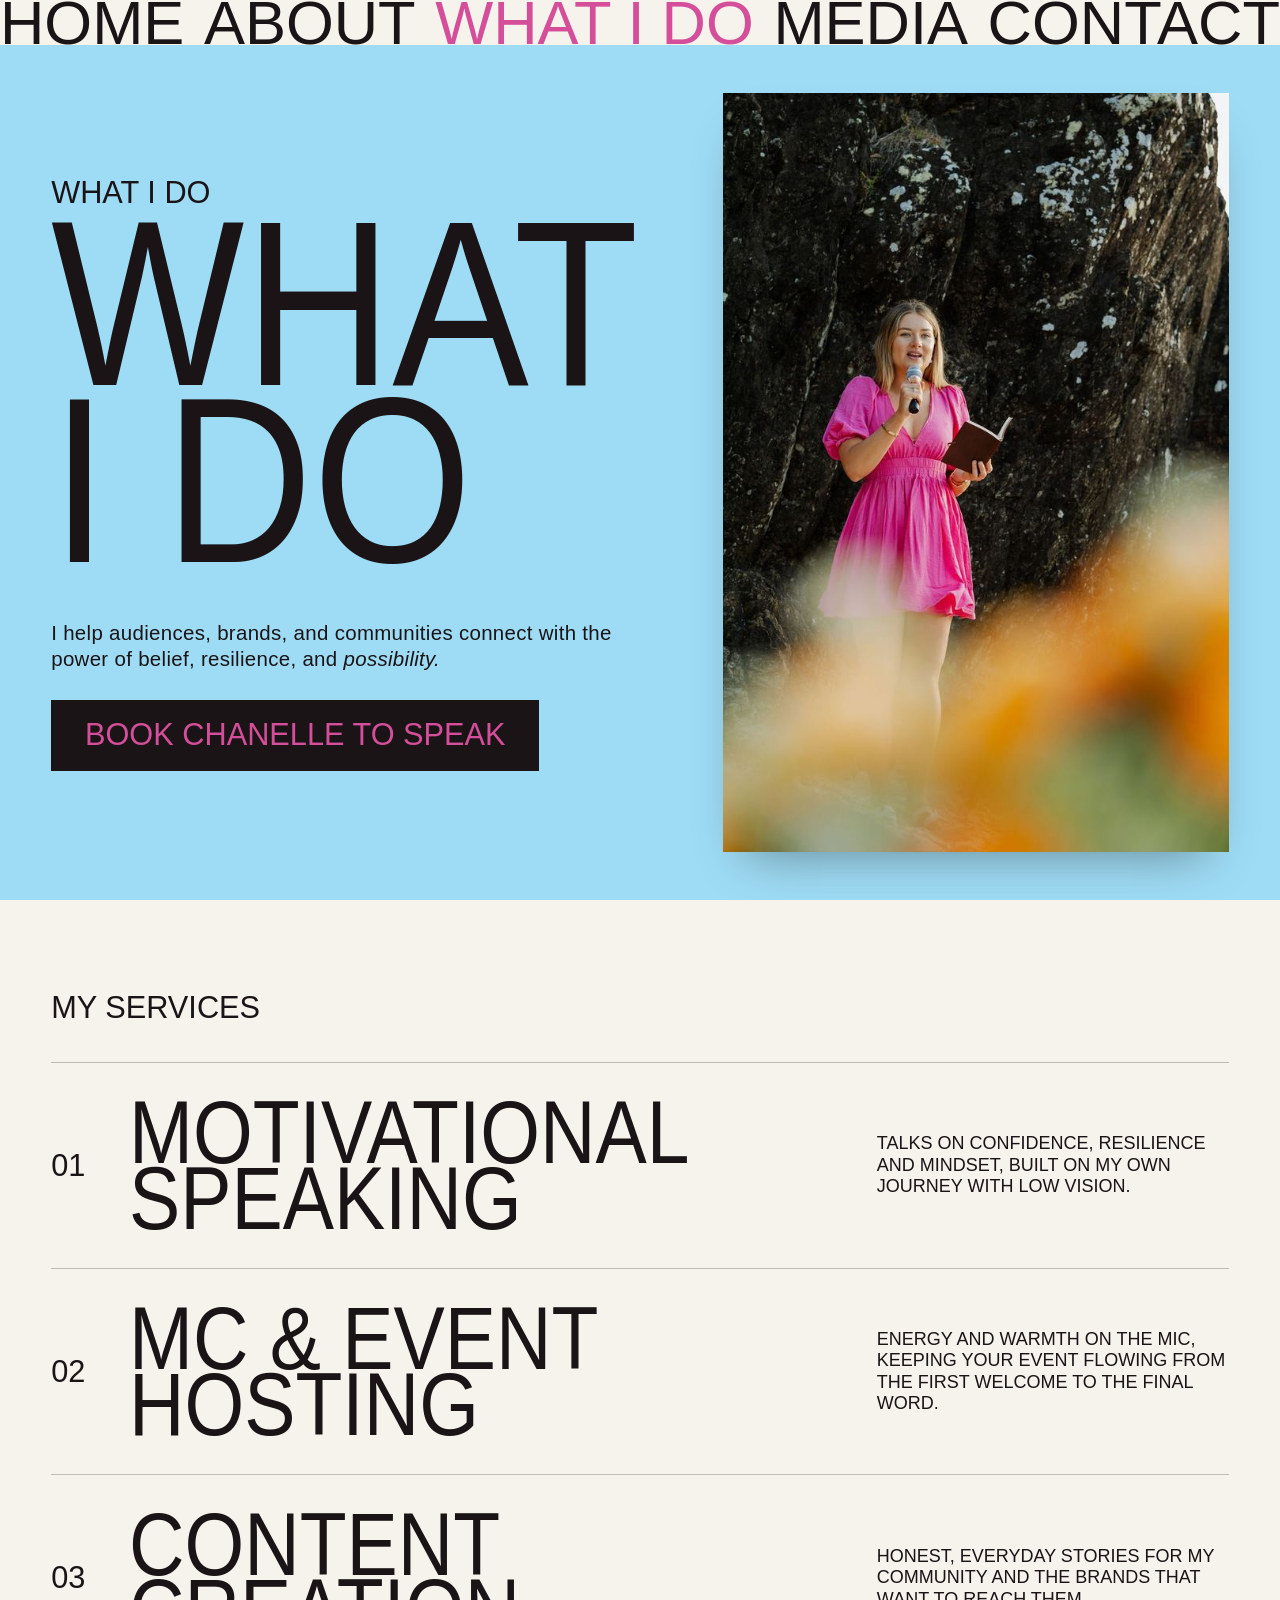
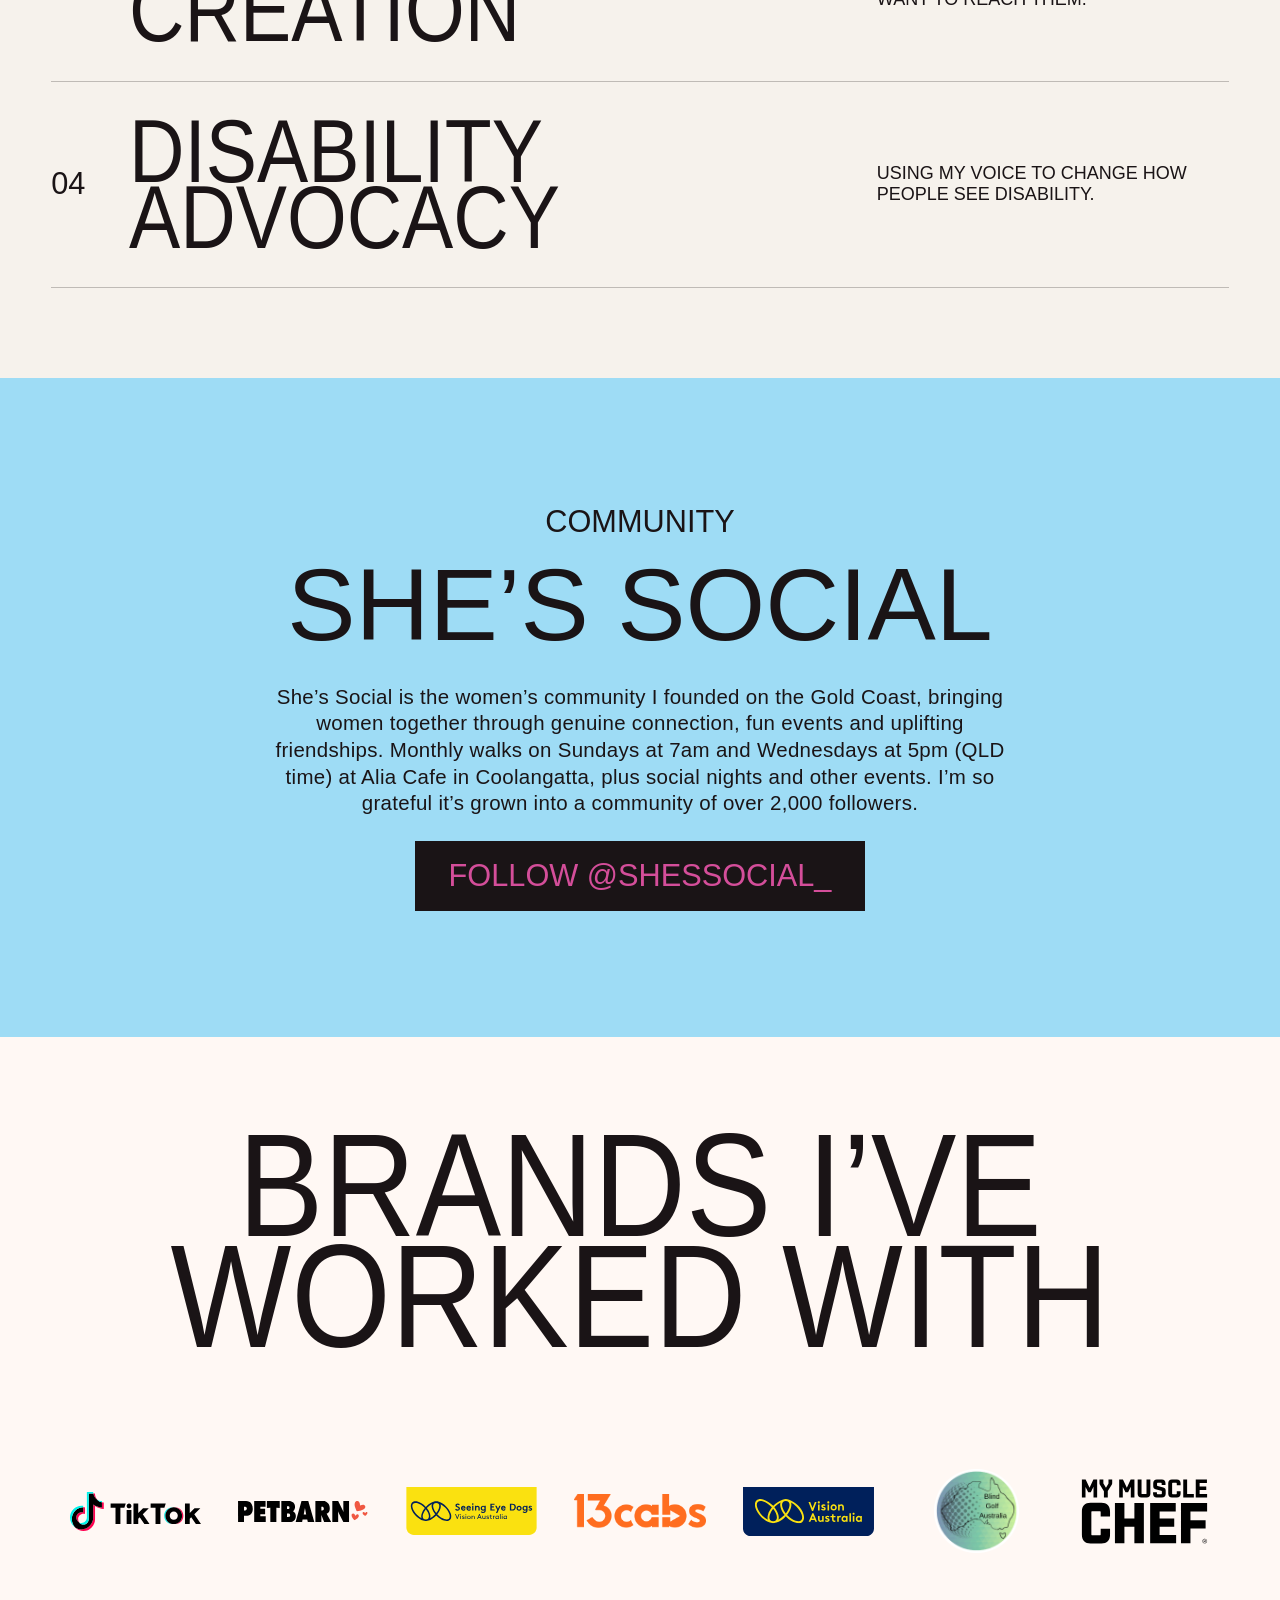
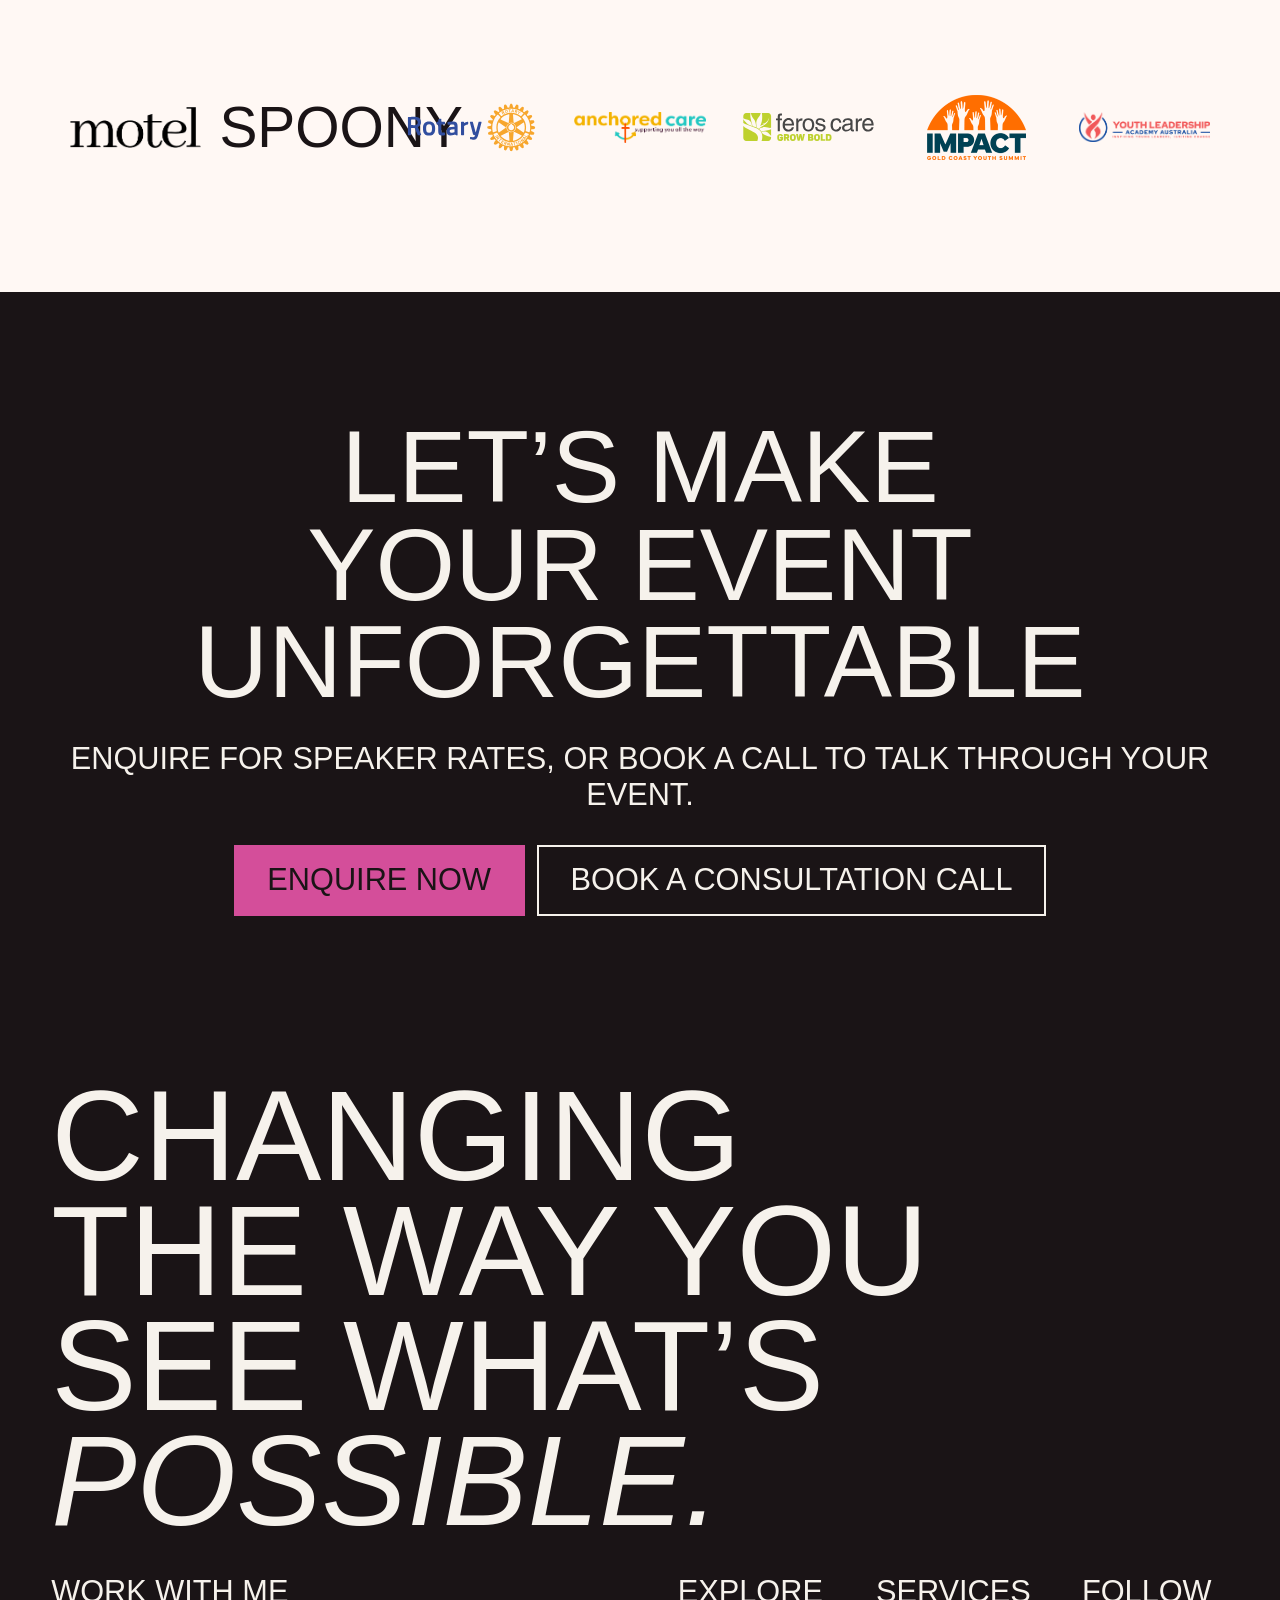
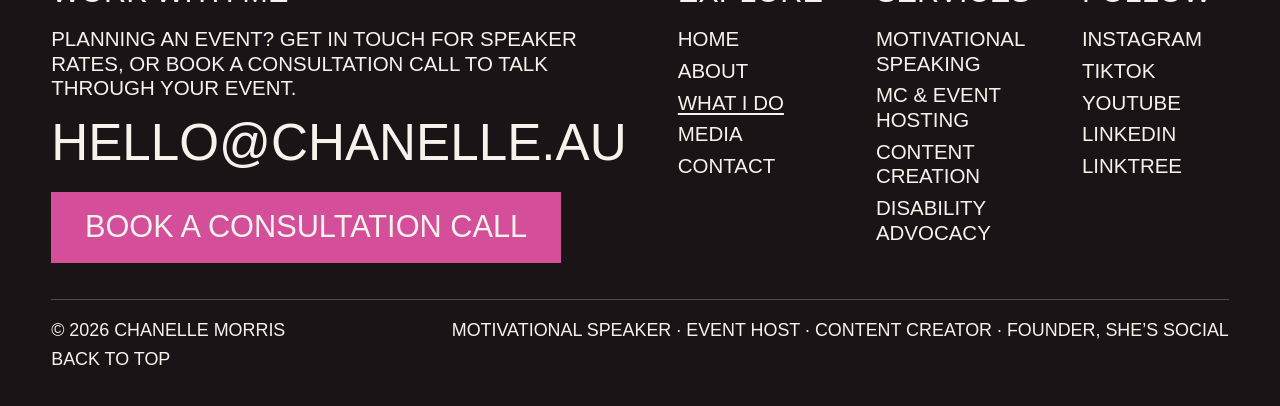
<file: what-i-do.html>
<!doctype html>
<html lang="en">
<head>
  <meta charset="utf-8">
  <meta name="viewport" content="width=device-width, initial-scale=1">
  <!-- Security: only load code, styles and fonts from this site and Google Fonts;
       no plugins, no framing tricks, forms only post to this site, email or HTTPS.
       Narrow connect-src/form-action to the form service once one is chosen. -->
  <meta http-equiv="Content-Security-Policy" content="default-src 'self'; script-src 'self'; style-src 'self' https://fonts.googleapis.com; font-src https://fonts.gstatic.com; img-src 'self' data:; connect-src 'self' https:; form-action 'self' https: mailto:; base-uri 'self'; object-src 'none'; frame-src 'none'">
  <meta name="referrer" content="strict-origin-when-cross-origin">
  <title>What I do · Chanelle Morris</title>
  <meta name="description" content="Motivational speaking, MC and event hosting, content creation and disability advocacy with Chanelle Morris.">

  <link rel="preconnect" href="https://fonts.googleapis.com">
  <link rel="preconnect" href="https://fonts.gstatic.com" crossorigin>
  <link rel="stylesheet" href="https://fonts.googleapis.com/css2?family=League+Gothic&family=Mrs+Saint+Delafield&display=swap">
  <link rel="stylesheet" href="style.css">

  <script src="main.js" defer></script>
</head>
<body class="page page--what-i-do">
  <header class="site-header">
    <nav class="site-nav" aria-label="Main">
      <a href="index.html">Home</a>
      <a class="site-nav__link" href="about.html">About</a>
      <a class="site-nav__link" href="what-i-do.html" aria-current="page">What I do</a>
      <a class="site-nav__link" href="media.html">Media</a>
      <a class="site-nav__link" href="contact.html">Contact</a>
      <button class="site-nav__toggle" type="button" aria-label="Menu" aria-expanded="false" aria-controls="menu">
        <span></span><span></span><span></span>
      </button>
    </nav>
  </header>

  <div class="menu" id="menu" inert>
    <nav class="menu__nav" aria-label="Menu">
      <a class="menu__link" href="index.html"><span>Home</span></a>
      <a class="menu__link" href="about.html"><span>About</span></a>
      <a class="menu__link" href="what-i-do.html" aria-current="page"><span>What I do</span></a>
      <a class="menu__link" href="media.html"><span>Media</span></a>
      <a class="menu__link" href="contact.html"><span>Contact</span></a>
    </nav>

    <div class="menu__footer">
      <a class="menu__email" href="mailto:hello@chanelle.au">hello@chanelle.au</a>
      <a class="button button--pink menu__cta" href="contact.html?enquiry=consultation">Book a consultation call</a>
      <ul class="menu__social" aria-label="Follow Chanelle">
        <li><a href="https://www.instagram.com/chanellemorriss/" target="_blank" rel="noopener">Instagram</a></li>
        <li><a href="https://www.tiktok.com/@chanellemorriss" target="_blank" rel="noopener">TikTok</a></li>
        <li><a href="https://www.youtube.com/@chanellemorriss" target="_blank" rel="noopener">YouTube</a></li>
        <li><a href="https://au.linkedin.com/in/chanelle-morris-b54a25160" target="_blank" rel="noopener">LinkedIn</a></li>
        <li><a href="https://linktr.ee/chanellemorris" target="_blank" rel="noopener">Linktree</a></li>
      </ul>
    </div>
  </div>

  <main>
    <section class="page-hero" aria-labelledby="page-title">
      <div class="page-hero__text">
        <p class="page-hero__label">What I do</p>
        <h1 class="page-hero__title" id="page-title"><span>What I do</span></h1>
        <div class="prose page-hero__intro">
          <p>I help audiences, brands, and communities connect with the power of belief, resilience, and <em>possibility.</em></p>
        </div>
        <div class="page-hero__buttons">
          <a class="button" href="contact.html?enquiry=speaking">Book Chanelle to speak</a>
        </div>
      </div>
      <figure class="page-hero__photo">
        <img src="images/photos/speaking-flowers-1024.jpg" srcset="images/photos/speaking-flowers-640.jpg 640w, images/photos/speaking-flowers-1024.jpg 1024w" sizes="(max-width: 700px) 100vw, 40vw" width="1024" height="1536" alt="Chanelle speaking into a microphone, reading from a notebook by the rocks" decoding="async">
      </figure>
    </section>

    <section class="service-index" aria-labelledby="services-title">
      <h2 class="service-index__title" id="services-title">My services</h2>
      <ul class="service-index__list">
        <li>
          <a class="service-index__link" href="motivational-speaking.html">
            <span class="service-index__number">01</span>
            <span class="service-index__name"><span>Motivational speaking</span></span>
            <span class="service-index__text">Talks on confidence, resilience and mindset, built on my own journey with low vision.</span>
          </a>
        </li>
        <li>
          <a class="service-index__link" href="event-hosting.html">
            <span class="service-index__number">02</span>
            <span class="service-index__name"><span>MC & event hosting</span></span>
            <span class="service-index__text">Energy and warmth on the mic, keeping your event flowing from the first welcome to the final word.</span>
          </a>
        </li>
        <li>
          <a class="service-index__link" href="content-creation.html">
            <span class="service-index__number">03</span>
            <span class="service-index__name"><span>Content creation</span></span>
            <span class="service-index__text">Honest, everyday stories for my community and the brands that want to reach them.</span>
          </a>
        </li>
        <li>
          <a class="service-index__link" href="disability-advocacy.html">
            <span class="service-index__number">04</span>
            <span class="service-index__name"><span>Disability advocacy</span></span>
            <span class="service-index__text">Using my voice to change how people see disability.</span>
          </a>
        </li>
      </ul>
    </section>

    <section class="statement" aria-labelledby="shes-social-title">
      <p class="statement__label">Community</p>
      <h2 class="statement__title" id="shes-social-title">She’s Social</h2>
      <div class="prose">
        <p>She’s Social is the women’s community I founded on the Gold Coast, bringing women together through genuine connection, fun events and uplifting friendships. Monthly walks on Sundays at 7am and Wednesdays at 5pm (QLD time) at Alia Cafe in Coolangatta, plus social nights and other events. I’m so grateful it’s grown into a community of over 2,000 followers.</p>
      </div>
      <a class="button" href="https://www.instagram.com/shessocial_/" target="_blank" rel="noopener">Follow @shessocial_</a>
    </section>

    <section class="logos" aria-labelledby="logos-title">
      <h2 class="logos__title" id="logos-title">Brands I’ve worked with</h2>

      <ul class="logos__grid">
        <li><a href="https://www.tiktok.com/" target="_blank" rel="noopener"><img class="logos__logo" src="images/logos/tiktok.svg" width="1000" height="291" alt="TikTok" loading="lazy"></a></li>
        <li><a href="https://www.petbarn.com.au/" target="_blank" rel="noopener"><img class="logos__logo logos__logo--xwide" src="images/logos/petbarn.svg" width="173" height="27" alt="Petbarn" loading="lazy"></a></li>
        <li><a href="https://sed.visionaustralia.org/" target="_blank" rel="noopener"><img class="logos__logo" src="images/logos/seeing-eye-dogs.svg" width="177" height="65" alt="Seeing Eye Dogs" loading="lazy"></a></li>
        <li><a href="https://www.13cabs.com.au/" target="_blank" rel="noopener"><img class="logos__logo logos__logo--wide" src="images/logos/13cabs.png" width="400" height="104" alt="13cabs" loading="lazy"></a></li>
        <li><a href="https://www.visionaustralia.org/" target="_blank" rel="noopener"><img class="logos__logo" src="images/logos/vision-australia.svg" width="176" height="65" alt="Vision Australia" loading="lazy"></a></li>
        <li><a href="https://www.blindgolf.com.au/" target="_blank" rel="noopener"><img class="logos__logo logos__logo--square" src="images/logos/blind-golf.png" width="360" height="360" alt="Blind Golf Australia" loading="lazy"></a></li>
        <li><a href="https://www.mymusclechef.com/" target="_blank" rel="noopener"><img class="logos__logo logos__logo--compact" src="images/logos/muscle-chef.svg" width="77" height="39" alt="My Muscle Chef" loading="lazy"></a></li>
        <li><a href="https://au.motelrocks.com/" target="_blank" rel="noopener"><img class="logos__logo" src="images/logos/motel-rocks.png" width="297" height="94" alt="Motel Rocks" loading="lazy"></a></li>
        <!-- Spoony's website is down (Cloudflare error), so it isn't linked for now. -->
        <li><span class="logos__wordmark">Spoony</span></li>
        <li><a href="https://rotarysurferssunrise.org/" target="_blank" rel="noopener"><img class="logos__logo" src="images/logos/rotary.svg" width="392" height="148" alt="Rotary" loading="lazy"></a></li>
        <li><a href="https://anchoredcare.com.au/" target="_blank" rel="noopener"><img class="logos__logo logos__logo--wide" src="images/logos/anchored-care.png" width="1172" height="278" alt="Anchored Care" loading="lazy"></a></li>
        <li><a href="https://www.feroscare.com.au/" target="_blank" rel="noopener"><img class="logos__logo logos__logo--wide" src="images/logos/feros-care.svg" width="433" height="92" alt="Feros Care" loading="lazy"></a></li>
        <li><a href="https://impactgoldcoast.com.au/" target="_blank" rel="noopener"><img class="logos__logo logos__logo--compact" src="images/logos/impact-gold-coast-youth-summit.png" width="396" height="257" alt="IMPACT Gold Coast Youth Summit" loading="lazy"></a></li>
        <li><a href="https://www.ylaaus.com/" target="_blank" rel="noopener"><img class="logos__logo logos__logo--wide" src="images/logos/ylaa.png" width="1122" height="258" alt="Youth Leadership Academy Australia" loading="lazy"></a></li>
      </ul>
    </section>

    <section class="cta-band">
      <h2 class="cta-band__title">Let’s make your event unforgettable</h2>
      <p class="cta-band__text">Enquire for speaker rates, or book a call to talk through your event.</p>
      <div class="cta-band__buttons">
        <a class="button button--pink" href="contact.html?enquiry=speaking">Enquire now</a>
        <a class="button button--outline" href="contact.html?enquiry=consultation">Book a consultation call</a>
      </div>
    </section>
  </main>

  <footer class="site-footer">
    <p class="site-footer__statement">Changing the way you see what’s <em>possible.</em></p>

    <div class="site-footer__columns">
      <div class="site-footer__contact">
        <h2 class="site-footer__heading">Work with me</h2>
        <p>Planning an event? Get in touch for speaker rates, or book a consultation call to talk through your event.</p>
        <a class="site-footer__email" href="mailto:hello@chanelle.au">hello@chanelle.au</a>
        <a class="button button--pink" href="contact.html?enquiry=consultation">Book a consultation call</a>
      </div>

      <nav aria-label="Footer">
        <h2 class="site-footer__heading">Explore</h2>
        <ul>
          <li><a href="index.html">Home</a></li>
          <li><a href="about.html">About</a></li>
          <li><a href="what-i-do.html" aria-current="page">What I do</a></li>
          <li><a href="media.html">Media</a></li>
          <li><a href="contact.html">Contact</a></li>
        </ul>
      </nav>

      <nav aria-label="Services">
        <h2 class="site-footer__heading">Services</h2>
        <ul>
          <li><a href="motivational-speaking.html">Motivational speaking</a></li>
          <li><a href="event-hosting.html">MC & event hosting</a></li>
          <li><a href="content-creation.html">Content creation</a></li>
          <li><a href="disability-advocacy.html">Disability advocacy</a></li>
        </ul>
      </nav>

      <div>
        <h2 class="site-footer__heading">Follow</h2>
        <ul>
          <li><a href="https://www.instagram.com/chanellemorriss/" target="_blank" rel="noopener">Instagram</a></li>
          <li><a href="https://www.tiktok.com/@chanellemorriss" target="_blank" rel="noopener">TikTok</a></li>
          <li><a href="https://www.youtube.com/@chanellemorriss" target="_blank" rel="noopener">YouTube</a></li>
          <li><a href="https://au.linkedin.com/in/chanelle-morris-b54a25160" target="_blank" rel="noopener">LinkedIn</a></li>
          <li><a href="https://linktr.ee/chanellemorris" target="_blank" rel="noopener">Linktree</a></li>
        </ul>
      </div>
    </div>

    <div class="site-footer__bottom">
      <p>© 2026 Chanelle Morris</p>
      <p>Motivational speaker · Event host · Content creator · Founder, She’s Social</p>
      <a href="#">Back to top</a>
    </div>
  </footer>
</body>
</html>
</file>
<file: style.css>
/* ==========================================================================
   Tokens
   ========================================================================== */

:root {
  --off-white: #F6F2EC;
  --pink: #D44E9A;   /* sampled from the dress in the hero photo */
  --ink: #1A1416;
  --cream: #FFF8F4;
  --yellow: #F1E2A4;   /* her brand colours (from her previous site): */
  --blue: #9EDCF5;     /* one per section, all with black text */
  --green: #A9C98D;

  --font: "League Gothic", "Arial Narrow", sans-serif;   /* the one typeface, used everywhere... */
  --font-signature: "Mrs Saint Delafield", cursive;        /* ...except her signature */

  /* Nav text size, reused for small labels. The fixed header is a touch taller,
     and full-screen sections fill the screen below it. */
  --nav-size: clamp(1.25rem, 2.4vw, 2.25rem);
  --header-nav-size: calc(var(--nav-size) * 2);   /* desktop header links: twice the label size */
  --header-h: calc(var(--header-nav-size) * 0.735);   /* the capitals' height: the bar hugs the letters top and bottom */
  --screen-h: calc(100svh - var(--header-h));

  --pad: clamp(16px, 4vw, 4rem);   /* side padding */

  /* Hero: CHANELLE MORRIS centred across the top, the photo below. The name is
     sized to span the width ("Chanelle Morris" is 5.0em wide), then stretched
     tall. The photo is a 2:3 portrait (height 1.5x its width). */
  --stage-top: clamp(2.5rem, 9svh, 6rem);   /* room above the stretched name */
  --photo-w: clamp(220px, min(28vw, 46svh), 440px);
  --hero-name-size: calc((100vw - 2 * var(--pad)) / 5.05);
  --hero-stretch: 1.35;
}

/* Phones: a taller header, and the name on two lines (CHANELLE over MORRIS),
   sized so CHANELLE spans the width. */
@media (max-width: 700px) {
  :root {
    --header-h: 48px;   /* Home and the hamburger are inset, so the header is taller */
    --photo-w: 60vw;
    --hero-name-size: calc((100vw - 32px) / 2.8);
    --hero-stretch: 1.25;
  }
}


/* ==========================================================================
   Base
   ========================================================================== */

*,
*::before,
*::after {
  box-sizing: border-box;
}

html {
  scroll-padding-top: var(--header-h);   /* anchor links land just below the fixed header */
}

/* Column layout so the hero (and its pink band) fills the rest of short screens. */
body {
  display: flex;
  flex-direction: column;
  min-height: 100svh;
  margin: 0;
  background: var(--off-white);
  color: var(--ink);
  font-family: var(--font);
  text-transform: uppercase;
  -webkit-font-smoothing: antialiased;
}

main {
  flex: 1 0 auto;
  display: flex;
  flex-direction: column;
}

img {
  display: block;
  max-width: 100%;
}

/* Text for screen readers (and search engines) only. */
.visually-hidden {
  position: absolute;
  width: 1px;
  height: 1px;
  margin: -1px;
  padding: 0;
  overflow: hidden;
  clip-path: inset(50%);
  white-space: nowrap;
  border: 0;
}

/* League Gothic has no italic, so browsers slant it for <em>. The slant leans
   into the next space, so give it a little room back. */
em {
  margin-right: 0.1em;
}

/* One button style: ink with pink text, or pink with ink text on dark
   backgrounds. Both turn off-white on hover. */
.button {
  display: inline-block;
  padding: 0.65em 1.1em;
  border: 0;
  background: var(--ink);
  color: var(--pink);
  font: inherit;
  font-size: var(--nav-size);
  line-height: 1;
  text-align: center;
  text-decoration: none;
  text-transform: inherit;
  cursor: pointer;
  transition: background-color 0.2s, color 0.2s;
}

.button--pink {
  background: var(--pink);
  color: var(--ink);
}

.button--outline {
  background: transparent;
  color: inherit;
  box-shadow: inset 0 0 0 2px currentColor;
}

.button:hover,
.button:focus-visible {
  background: var(--off-white);
  color: var(--ink);
}

.button:focus-visible {
  outline: 2px solid var(--ink);
  outline-offset: 4px;
}


/* ==========================================================================
   Navigation
   ========================================================================== */

/* Pinned to the top of the screen. It also has to sit above the hero: the huge
   name's (invisible) line box reaches up under the links and would otherwise
   swallow their clicks. */
.site-header {
  position: sticky;
  top: 0;
  z-index: 10;
  height: var(--header-h);
  background: var(--off-white);
}

/* Flush with the top and both sides: the first and last items touch the edges,
   with equal gaps between all four. */
.site-nav {
  display: flex;
  justify-content: space-between;
  align-items: flex-start;
}

.site-nav a {
  font-size: var(--header-nav-size);
  line-height: 1;
  text-box: trim-both cap alphabetic;   /* no space above the capitals, so they touch the top */
  text-decoration: none;
  color: var(--ink);
  transition: color 0.2s;
}

.site-nav a:hover,
.site-nav a:focus-visible,
.site-nav a[aria-current] {
  color: var(--pink);
}

/* Underline rather than an outline, which would be cut off at the page edge. */
.site-nav a:focus-visible {
  outline: none;
  text-decoration: underline;
  text-decoration-thickness: 2px;
  text-underline-offset: 0.15em;
}

/* Hamburger (phones only): three equal lines. Hovering breathes the outer two
   apart; opening squeezes them into the middle, then turns them into an X in
   the same spot. Closing runs it backwards. */
.site-nav__toggle {
  display: none;
  position: relative;
  width: 44px;
  height: 44px;
  margin-right: -9px;   /* the tap area overhangs so the lines sit on the 16px inset */
  padding: 0;
  border: 0;
  background: none;
  color: var(--ink);
  cursor: pointer;
  -webkit-tap-highlight-color: transparent;
}

/* No outline: keyboard focus breathes the lines apart instead (below). */
.site-nav__toggle:focus-visible {
  outline: none;
}

/* An 18px-tall icon centred in the 44px button. */
.site-nav__toggle span {
  position: absolute;
  top: 13px;
  left: 9px;
  width: 26px;
  height: 3px;
  background: currentColor;
  transition: rotate 0.2s ease, translate 0.2s ease 0.2s, scale 0.2s ease 0.2s, transform 0.25s ease;
}

.site-nav__toggle span:nth-child(2) {
  top: 20.5px;
}

.site-nav__toggle span:nth-child(3) {
  top: 28px;
}

.site-nav__toggle[aria-expanded="false"]:hover span:nth-child(1),
.site-nav__toggle[aria-expanded="false"]:focus-visible span:nth-child(1) {
  transform: translateY(-2px);
}

.site-nav__toggle[aria-expanded="false"]:hover span:nth-child(3),
.site-nav__toggle[aria-expanded="false"]:focus-visible span:nth-child(3) {
  transform: translateY(2px);
}

.site-nav__toggle[aria-expanded="true"] span {
  transition: translate 0.2s ease, scale 0.2s ease, rotate 0.2s ease 0.2s, transform 0.25s ease;
}

.site-nav__toggle[aria-expanded="true"] span:nth-child(1) {
  translate: 0 7.5px;
  rotate: 45deg;
}

.site-nav__toggle[aria-expanded="true"] span:nth-child(2) {
  scale: 0 1;
}

.site-nav__toggle[aria-expanded="true"] span:nth-child(3) {
  translate: 0 -7.5px;
  rotate: -45deg;
}

/* Phones: just CM and the hamburger, inset from the edges and the same height;
   the links move into the menu. */
@media (max-width: 700px) {
  .site-nav {
    align-items: center;
    height: 100%;
    padding: 0 16px;
  }

  .site-nav a {
    font-size: 24px;   /* capitals ~18px tall, matching the hamburger */
  }

  .site-nav__link {
    display: none;
  }

  .site-nav__toggle {
    display: block;
  }
}


/* ==========================================================================
   Mobile menu
   ========================================================================== */

/* Bold and full width: the five links fill five bands that drop down from the
   top, each in its section's colour, in huge stretched capitals like the hero
   name. Below them, an ink strip with her email across the full width, the
   consultation button and her socials. main.js opens and closes it. */
.menu {
  display: none;
}

@media (max-width: 700px) {
  .menu {
    position: fixed;
    inset: 0;
    z-index: 9;   /* under the header, so Home and the close button stay on top */
    display: flex;
    flex-direction: column;
    visibility: hidden;
    overflow-y: auto;   /* only scrolls on very short screens (a phone on its side) */
    overscroll-behavior: contain;
  }

  .menu.is-open {
    visibility: visible;
  }

  /* On <html> while open: lock the page, and let the pink show through the
     header. (Only <html>: hiding overflow on <body> too would stop the header
     sticking, so it would vanish when the page is scrolled.) */
  .is-menu-open {
    overflow: hidden;
  }

  .is-menu-open .site-header {
    background: transparent;
    touch-action: none;
  }
}

.menu__nav {
  flex: 1 0 auto;
  display: flex;
  flex-direction: column;
}

.menu__link {
  position: relative;
  z-index: calc(5 - var(--i));   /* upper bands pass over lower ones as they drop */
  flex: 1 0 4rem;
  display: flex;
  align-items: center;
  justify-content: flex-end;
  padding: 0 16px;
  background: var(--band);
  color: var(--ink);
  font-size: min((100vw - 32px) / 2.9, 11svh);   /* "What I do" spans nearly the full width */
  line-height: 1;
  text-decoration: none;
}

/* The first band also runs up behind the header (Home and the close button). */
.menu__link:first-child {
  flex-basis: calc(4rem + var(--header-h));
  padding-top: var(--header-h);
}

.menu__link:nth-child(1) { --i: 0; --band: var(--off-white); }   /* Home */
.menu__link:nth-child(2) { --i: 1; --band: var(--yellow); }      /* About */
.menu__link:nth-child(3) { --i: 2; --band: var(--blue); }        /* What I do */
.menu__link:nth-child(4) { --i: 3; --band: var(--green); }       /* Media */
.menu__link:nth-child(5) { --i: 4; --band: var(--pink); }        /* Contact */

/* The hero name's look: capitals trimmed to their height, stretched a little. */
.menu__link span {
  text-box: trim-both cap alphabetic;
  transform: scaleY(1.15);
  transform-origin: right center;
}

.menu__link[aria-current] span {
  text-decoration: underline;
  text-decoration-thickness: 0.05em;
  text-underline-offset: 0.1em;
}

.menu__link:focus-visible {
  outline: 3px solid var(--ink);
  outline-offset: -6px;
}

.menu__footer {
  position: relative;
  z-index: 5;
  display: grid;
  gap: 12px;
  padding: 18px 16px max(16px, env(safe-area-inset-bottom));
  background: var(--ink);
  color: var(--off-white);
}

/* Her email, sized to run the full width. */
.menu__email {
  padding-block: max(0px, (46px - 0.75em) / 2);   /* at least a 44px tap target */
  font-size: min(15.6vw, 9svh);
  line-height: 1;
  text-box: trim-both cap alphabetic;
  color: var(--off-white);
  text-decoration: none;
}

.menu .menu__cta {
  display: block;
}

.menu__social {
  display: flex;
  justify-content: space-between;
  margin: 0;
  padding: 0;
  list-style: none;
  font-size: 1.125rem;
}

.menu__social a {
  display: inline-block;
  min-width: 44px;
  padding-block: 12px;
  color: var(--off-white);
  text-decoration: none;
}

.menu__email:focus-visible,
.menu__social a:focus-visible {
  outline: none;
  text-decoration: underline;
  text-decoration-thickness: 2px;
  text-underline-offset: 0.15em;
}

.menu .button:focus-visible {
  outline-color: var(--off-white);
}


/* ==========================================================================
   Hero
   ========================================================================== */

.hero {
  flex: 1 0 auto;
  display: flex;
  flex-direction: column;
  background: var(--off-white);
  overflow-x: clip;
}

/* --- Name and photo -------------------------------------------------------- */

/* CHANELLE MORRIS centred across the top. The photo below starts halfway down
   the letters, and its bottom third hangs into the pink band (a third of a 2:3
   photo's height is half its width). */
.hero__stage {
  --cap: calc(var(--hero-name-size) * 0.735);   /* the name's cap height */

  display: flex;
  flex-direction: column;
  align-items: center;
  padding: var(--stage-top) var(--pad) 0;
}

.hero__name {
  position: relative;
  z-index: 1;
  margin: 0;
  font-size: var(--hero-name-size);
  line-height: 1;
  text-align: center;
  text-box: trim-both cap alphabetic;
  white-space: nowrap;
  transform: scaleY(var(--hero-stretch));
}

.hero__photo {
  position: relative;
  z-index: 2;
  width: var(--photo-w);
  aspect-ratio: 2 / 3;
  margin: calc(var(--cap) * -0.5) 0 calc(var(--photo-w) * -0.5);
  box-shadow: 0 2rem 4rem -1.5rem rgb(26 20 22 / 0.45);
  transform: translateY(var(--photo-rise, 0px));   /* set by main.js on scroll */
}

.hero__photo img {
  width: 100%;
  height: 100%;
  object-fit: cover;
}

/* Phones: one word per line. The stretch grows upwards, so the photo still
   starts halfway down MORRIS. */
@media (max-width: 700px) {
  .hero__stage {
    padding-inline: 16px;
  }

  .hero__name span {
    display: block;
  }

  .hero__name {
    transform-origin: bottom;
  }
}

/* --- Pink band + quote --------------------------------------------------- */

.hero__band {
  flex: 1 0 auto;
  display: flex;
  justify-content: center;
  padding:
    calc(var(--photo-w) * 0.5 + clamp(3rem, 8svh, 6rem))
    16px
    clamp(4rem, 12svh, 8rem);
  background: var(--pink);
}

.hero__quote {
  max-width: 30ch;
  margin: 0;
  text-align: center;
  color: var(--ink);
  font-size: clamp(2rem, 4.5vw, 3.5rem);
  line-height: 1.1;
}

.hero__quote p {
  margin: 0;
  text-wrap: balance;
}

/* Her signature: the one place a script face is used. */
.hero__signature {
  margin-top: 0.4rem;
  font-family: var(--font-signature);
  font-size: clamp(3rem, 6vw, 5.5rem);
  line-height: 1.2;
  text-transform: none;
  rotate: -4deg;
}


/* ==========================================================================
   About
   ========================================================================== */

/* A full screen in yellow, type-led: "Low vision" huge on one side, her story
   on the other, and her roles running along the bottom. */
.about {
  display: grid;
  grid-template-columns: 1fr 1.1fr 0.75fr;
  grid-template-rows: auto 1fr auto;
  grid-template-areas:
    "label label   label"
    "stat  content photo"
    "roles roles   roles";
  gap: clamp(1.25rem, 3svh, 3rem) clamp(2rem, 5vw, 6rem);
  min-height: var(--screen-h);
  padding: clamp(1.5rem, 4svh, 3rem) clamp(16px, 4vw, 4rem);
  background: var(--yellow);
  color: var(--ink);
}

.about__label {
  grid-area: label;
  margin: 0;
  font-size: var(--nav-size);
}

.about__stat {
  grid-area: stat;
  align-self: center;
}

/* Sized so "VISION" (1.83em wide) fills the column. */
.about__stat-number {
  margin: 0;
  font-size: min(22.4vw, 36svh);
  line-height: 0.92;
  text-box: trim-both cap alphabetic;
  color: var(--pink);
}

.about__stat-caption {
  margin: 1.25rem 0 0;
  font-size: var(--nav-size);
}

.about__content {
  grid-area: content;
  align-self: center;
  font-size: clamp(1.125rem, 1.6vw, 1.625rem);
  line-height: 1.15;
}

.about__title {
  margin: 0 0 0.4em;
  font-size: clamp(2.75rem, 5vw, 5rem);
  font-weight: 400;
  line-height: 0.95;
  text-wrap: balance;
}

.about__content p {
  margin: 0 0 1em;
}

.about__content .button {
  margin-top: 0.25em;
}

.about__photo {
  grid-area: photo;
  align-self: center;
  margin: 0;
  aspect-ratio: 2 / 3;
  box-shadow: 0 1.5rem 3rem -1.5rem rgb(26 20 22 / 0.45);
}

.about__photo img {
  width: 100%;
  height: 100%;
  object-fit: cover;
}

/* Spread edge to edge like the nav. */
.about__roles {
  grid-area: roles;
  display: flex;
  flex-wrap: wrap;
  justify-content: space-between;
  gap: 0.5rem 2rem;
  margin: 0;
  padding: 1.25rem 0 0;
  list-style: none;
  border-top: 1px solid rgb(26 20 22 / 0.25);
  font-size: clamp(1rem, 1.8vw, 1.75rem);
}

/* Phones: one column, stat above the story. */
@media (max-width: 700px) {
  .about {
    grid-template-columns: 1fr;
    grid-template-rows: auto;
    grid-template-areas:
      "label"
      "stat"
      "content"
      "photo"
      "roles";
  }

  .about__stat-number {
    font-size: 38vw;
  }

  .about__roles {
    display: grid;
    grid-template-columns: 1fr 1fr;
  }
}


/* ==========================================================================
   What I do
   ========================================================================== */

/* Full screen in blue: the four services stack down the left in equal bands,
   and the right side fades between their descriptions as you hover them (main.js).
   Each one links to its own page. */
.services {
  display: grid;
  grid-template-columns: 3fr 2fr;
  grid-template-areas: "list detail";
  min-height: var(--screen-h);
  background: var(--blue);
}

.services__list {
  grid-area: list;
  display: grid;
  grid-template-rows: repeat(4, 1fr);
  margin: 0;
  padding: 0;
  list-style: none;
  border-right: 1px solid rgb(26 20 22 / 0.15);
}

.services__list li + li {
  border-top: 1px solid rgb(26 20 22 / 0.15);
}

/* Each service fills its whole band, so hovering anywhere in it works. */
.services__item {
  display: flex;
  align-items: center;
  width: 100%;
  height: 100%;
  padding: 0 clamp(16px, 4vw, 4rem);
  border: 0;
  background: none;
  font: inherit;
  text-transform: inherit;
  text-align: left;
  text-decoration: none;
  color: inherit;
  cursor: pointer;
}

/* Styled after the hero name: tall capitals, stretched a little. */
.services__item span {
  font-size: min(11svh, 7vw);
  line-height: 1;
  text-box: trim-both cap alphabetic;
  white-space: nowrap;
  transform: scaleY(1.15);
  transition: translate 0.3s ease;
}

.services__item:hover span,
.services__item.is-active span {
  font-style: italic;
  translate: 0.2em 0;
}

.services__item:focus-visible {
  outline: 2px solid var(--ink);
  outline-offset: -6px;
}

.services__detail {
  grid-area: detail;
  display: grid;
  grid-template-rows: auto 1fr auto;
  padding: clamp(1.5rem, 4svh, 3rem) clamp(16px, 4vw, 4rem);
}

.services__more,
.media__more {
  justify-self: start;
}

.services__title {
  margin: 0;
  font-size: var(--nav-size);
  font-weight: 400;
}

/* The panels share one grid cell and crossfade. The cell is as tall as the
   longest panel, so nothing jumps when they swap. */
.services__panels {
  display: grid;
  align-items: center;
}

.services__panel {
  grid-area: 1 / 1;
  visibility: hidden;
  opacity: 0;
}

.services__panel.is-active {
  visibility: visible;
  opacity: 1;
}

.services__number {
  margin: 0 0 0.75rem;
  font-size: clamp(2rem, 4vw, 3.5rem);
  line-height: 1;
}

.services__text {
  margin: 0;
  font-size: clamp(1.75rem, 3vw, 3.25rem);
  line-height: 1.05;
  text-wrap: balance;
}

/* Phones: the description sits on top, the services fill the rest below. */
@media (max-width: 700px) {
  .services {
    grid-template-columns: 1fr;
    grid-template-rows: auto 1fr;
    grid-template-areas:
      "detail"
      "list";
  }

  .services__detail {
    gap: 1.5rem;
  }

  .services__list {
    grid-template-rows: repeat(4, minmax(5rem, 1fr));
    border-top: 1px solid rgb(26 20 22 / 0.15);
    border-right: 0;
  }

  .services__item span {
    font-size: 10.5vw;
  }
}


/* ==========================================================================
   Media
   ========================================================================== */

/* Full screen in green: interviews and podcasts as a list of rows,
   each with its type, the outlet, the title and a link out. */
.media {
  display: grid;
  grid-template-rows: auto 1fr auto;
  min-height: var(--screen-h);
  padding: clamp(1.5rem, 4svh, 3rem) clamp(16px, 4vw, 4rem);
  background: var(--green);
  color: var(--ink);
}

.media__heading {
  margin: 0 0 clamp(0.75rem, 2svh, 2rem);
  font-size: var(--nav-size);
  font-weight: 400;
}

.media__more {
  margin-top: clamp(1rem, 3svh, 2rem);
}

.media__list {
  display: grid;
  grid-auto-rows: 1fr;
  margin: 0;
  padding: 0;
  list-style: none;
}

.media__item {
  display: grid;
  grid-template-columns: 8rem minmax(0, 2.4fr) minmax(0, 2.6fr) 9rem;
  align-items: center;
  gap: 1rem clamp(1rem, 3vw, 3rem);
  padding: 0.5rem 0;
  border-top: 1px solid rgb(26 20 22 / 0.25);
}

.media__item p,
.media__item h3 {
  margin: 0;
}

.media__type {
  font-size: clamp(1rem, 1.4vw, 1.25rem);
}

.media__outlet {
  font-size: clamp(1.75rem, 3.4vw, 3.75rem);
  font-weight: 400;
  line-height: 0.95;
}

.media__title {
  font-size: clamp(1.125rem, 1.9vw, 1.875rem);
  line-height: 1.15;
}

.media__links {
  display: flex;
  justify-content: flex-end;
  gap: 1.25rem;
  font-size: clamp(1.25rem, 2.6vw, 2.75rem);
}

.media__links a {
  color: var(--ink);
  text-decoration: underline;
  text-decoration-thickness: 2px;
  text-underline-offset: 0.15em;
}

.media__links a:hover,
.media__links a:focus-visible {
  outline: none;
  text-decoration-thickness: 4px;
}

/* Phones: type and link on the top line, outlet and title below. */
@media (max-width: 700px) {
  .media__list {
    grid-auto-rows: auto;
  }

  .media__item {
    grid-template-columns: 1fr auto;
    grid-template-areas:
      "type   links"
      "outlet outlet"
      "title  title";
    gap: 0.4rem 1rem;
    padding: 1.25rem 0;
  }

  .media__type   { grid-area: type; }
  .media__outlet { grid-area: outlet; }
  .media__title  { grid-area: title; }
  .media__links  { grid-area: links; }
}


/* ==========================================================================
   Logos
   ========================================================================== */

/* Full screen and full width: who she's worked with. Logos keep their brand
   colours (two sit in solid colour boxes, so a one-colour treatment would turn
   them into blocks). */
.logos {
  --logo-h: clamp(34px, 5.5svh, 54px);

  display: grid;
  grid-template-rows: auto 1fr;
  gap: clamp(1.5rem, 5svh, 3rem);
  min-height: var(--screen-h);
  padding: clamp(3.5rem, 12svh, 7rem) clamp(16px, 4vw, 4rem) clamp(1.5rem, 4svh, 3rem);   /* generous space above the title */
  background: var(--cream);
}

/* Big and centred at the top: the hero name's tall, slightly stretched
   capitals, at the size of the footer's closing line. */
.logos__title {
  margin: 0;
  font-size: clamp(3.5rem, 10vw, 11rem);
  font-weight: 400;
  line-height: 1;
  text-align: center;
  text-box: trim-both cap alphabetic;
  transform: scaleY(1.15);
}

/* One grid of identical cells with each logo centred in its own, so every row
   and column lines up: seven across on desktop (two full rows of 14), two
   across on smaller screens (seven full rows). */
.logos__grid {
  align-self: center;   /* the logos sit in the middle of the space below the title */
  display: grid;
  grid-template-columns: repeat(7, minmax(0, 1fr));
  grid-auto-rows: clamp(140px, 24svh, 220px);
  margin: 0;
  padding: 0;
  list-style: none;
}

.logos__grid li {
  display: grid;
  place-items: center;
  min-width: 0;
}

/* Each logo links to its organisation (new tab). The link fills the whole
   cell, so the logo stays centred and the whole cell is clickable. */
.logos__grid a {
  display: grid;
  place-items: center;
  width: 100%;
  height: 100%;
}

.logos__grid a img {
  transition: scale 0.3s ease;
}

.logos__grid a:hover img,
.logos__grid a:focus-visible img {
  scale: 1.06;
}

.logos__grid a:focus-visible {
  outline: 2px solid var(--pink);
  outline-offset: -4px;
}

/* Logos are balanced by area rather than all sharing one height: squarer ones
   get taller, very wide ones shorter (scale ~ sqrt(3 / aspect ratio)). The
   files are trimmed to their artwork, so their edges line up exactly. */
.logos__logo {
  width: auto;
  max-width: 78%;   /* leaves clear space between neighbours */
  height: calc(var(--logo-h) * var(--logo-scale, 1));
  object-fit: contain;
}

.logos__logo--square  { --logo-scale: 1.7; }    /* ~1:1 */
.logos__logo--compact { --logo-scale: 1.3; }    /* ~1.5-2:1 */
.logos__logo--wide    { --logo-scale: 0.85; }   /* ~4-4.7:1 */
.logos__logo--xwide   { --logo-scale: 0.68; }   /* ~6:1 */

/* Spoony has no logo file yet, so its name is set in the site's type. */
.logos__wordmark {
  font-size: calc(var(--logo-h) * 1.15);
  line-height: 1;
  text-box: trim-both cap alphabetic;   /* centre the capitals themselves */
}

@media (max-width: 999px) {
  .logos {
    --logo-h: 32px;

    padding-top: clamp(2.5rem, 7svh, 4rem);
  }

  .logos__grid {
    grid-template-columns: repeat(2, minmax(0, 1fr));
    grid-auto-rows: clamp(76px, 10svh, 120px);
  }
}


/* ==========================================================================
   Contact
   ========================================================================== */

/* Full screen and full width in pink: a big title and how to reach her on the
   left, the enquiry form on the right. main.js validates and sends it. */
.contact {

  display: grid;
  grid-template-columns: minmax(0, 1fr) minmax(0, 1.3fr);
  align-items: center;
  gap: clamp(2rem, 6vw, 8rem);
  min-height: var(--screen-h);
  padding: clamp(1.5rem, 4svh, 3rem) clamp(16px, 4vw, 4rem);
  background: var(--pink);
  color: var(--ink);
}

/* Same style as the logos title: the hero name's stretched capitals. */
.contact__title {
  margin: 0 0 0.35em;
  font-size: clamp(3.5rem, 8vw, 9rem);
  font-weight: 400;
  line-height: 1;
  text-box: trim-both cap alphabetic;
  transform: scaleY(1.15);
  transform-origin: left bottom;
}

.contact__intro p {
  max-width: 30em;
  margin: 0 0 1rem;
  font-size: clamp(1.125rem, 1.6vw, 1.5rem);
  line-height: 1.2;
}

.contact__photo {
  width: min(100%, 15rem);
  margin: 1.5rem 0 0;
  aspect-ratio: 2 / 3;
  box-shadow: 0 1.5rem 3rem -1.5rem rgb(26 20 22 / 0.45);
}

.contact__photo img {
  width: 100%;
  height: 100%;
  object-fit: cover;
}

.contact__intro a {
  color: inherit;
  text-decoration-thickness: 2px;
  text-underline-offset: 0.15em;
}

.contact__form {
  position: relative;
  display: grid;
  gap: clamp(0.75rem, 2svh, 1.25rem);
}

.contact__note {
  margin: 0;
  font-size: clamp(1rem, 1.3vw, 1.125rem);
}

.contact__row {
  display: grid;
  grid-template-columns: 1fr 1fr;
  gap: inherit;
}

.contact__field {
  display: grid;
  gap: 0.4rem;
}

.contact__field label {
  font-size: clamp(1.125rem, 1.5vw, 1.375rem);
}

/* Typed text isn't forced to capitals, so emails and messages read as written. */
.contact__field input,
.contact__field textarea {
  width: 100%;
  padding: 0.55em 0.75em;
  border: 1px solid rgb(26 20 22 / 0.45);
  border-radius: 0;
  background: rgb(255 255 255 / 0.22);
  color: var(--ink);
  font: inherit;
  font-size: clamp(1.125rem, 1.4vw, 1.375rem);
  line-height: 1.5;
  letter-spacing: 0.02em;
  text-transform: none;
}

/* Custom dropdown (built by main.js from the <select>, which it then hides).
   Same box as the other fields; the open list is an off-white panel on the
   pink, the current choice is soft pink, and the option under your finger or
   cursor turns ink. */
.select {
  position: relative;
}

.select__button {
  position: relative;
  width: 100%;
  padding: 0.55em 2.5em 0.55em 0.75em;
  border: 1px solid rgb(26 20 22 / 0.45);
  border-radius: 0;
  background: rgb(255 255 255 / 0.22);
  color: var(--ink);
  font: inherit;
  font-size: clamp(1.125rem, 1.4vw, 1.375rem);
  line-height: 1.5;
  letter-spacing: 0.02em;
  text-align: left;
  cursor: pointer;
  user-select: none;
}

/* The arrow flips when the list is open. */
.select__button::after {
  content: "";
  position: absolute;
  top: 50%;
  right: 1em;
  width: 0.45em;
  height: 0.45em;
  border-right: 2px solid currentColor;
  border-bottom: 2px solid currentColor;
  translate: 0 -70%;
  rotate: 45deg;
  transition: rotate 0.2s ease, translate 0.2s ease;
}

.select__button[aria-expanded="true"] {
  border-color: var(--ink);
}

.select__button[aria-expanded="true"]::after {
  translate: 0 -25%;
  rotate: -135deg;
}

.select__button:focus-visible {
  outline: 2px solid var(--ink);
  outline-offset: 0;
  border-color: var(--ink);
}

.select__list {
  position: absolute;
  top: calc(100% + 4px);
  left: 0;
  right: 0;
  z-index: 20;
  margin: 0;
  padding: 0;
  list-style: none;
  border: 2px solid var(--ink);
  background: var(--off-white);
  color: var(--ink);
  box-shadow: 0 1.5rem 3rem -1rem rgb(26 20 22 / 0.45);
}

.select__list[hidden] {
  display: none;
}

.select__option {
  padding: 0.6em 0.75em;
  font-size: clamp(1.125rem, 1.4vw, 1.375rem);
  line-height: 1.5;
  letter-spacing: 0.02em;
  cursor: pointer;
  transition: background-color 0.15s, color 0.15s;
}

.select__option[aria-selected="true"] {
  background: color-mix(in oklab, var(--pink) 30%, var(--off-white));
}

.select__option.is-active {
  background: var(--ink);
  color: var(--off-white);
}

/* Fixed size: the message box can't be dragged bigger. */
.contact__field textarea {
  height: clamp(8rem, 22svh, 12rem);
  resize: none;
}

.contact__field input:focus-visible,
.contact__field textarea:focus-visible {
  outline: 2px solid var(--ink);
  outline-offset: 0;
  border-color: var(--ink);
}

.contact__field [aria-invalid="true"] {
  border: 2px solid var(--ink);
}

.contact__meta {
  display: flex;
  justify-content: space-between;
  gap: 1rem;
}

.contact__error,
.contact__count,
.contact__status {
  margin: 0;
  font-size: clamp(1rem, 1.3vw, 1.125rem);
}

.contact__error {
  font-style: italic;
}

.contact__count {
  margin-left: auto;
}

/* Spam trap: moved off screen rather than hidden, as some bots skip hidden
   fields. */
.contact__trap {
  position: absolute;
  left: -10000px;
  width: 1px;
  height: 1px;
  overflow: hidden;
}

.contact__submit {
  justify-self: start;
}

.contact__submit:disabled {
  opacity: 0.6;
  cursor: progress;
}

.contact__status {
  min-height: 1.2em;
}

/* Phones: one column, title above the form. */
@media (max-width: 700px) {
  .contact {
    grid-template-columns: 1fr;
    align-content: center;
  }

  .contact__row {
    grid-template-columns: 1fr;
  }
}


/* ==========================================================================
   Pages: About, What I do (and a page per service), Media, Contact
   ========================================================================== */

/* Each page has its own colour (Home's "Get in touch" section is pink). */
.page--about     { --page-colour: var(--yellow); }
.page--what-i-do { --page-colour: var(--blue); }
.page--media     { --page-colour: var(--green); }
.contact-cta     { --page-colour: var(--pink); }
.press           { --page-colour: var(--ink); }

/* Long reading text is in sentence case so it's easy to read; headings,
   labels and short lines stay in capitals. */
.prose {
  font-size: clamp(1.25rem, 1.6vw, 1.55rem);
  line-height: 1.3;
  letter-spacing: 0.015em;
  text-transform: none;
}

.prose p {
  max-width: 36em;
  margin: 0 0 0.9em;
}

.prose p:last-child {
  margin-bottom: 0;
}

/* Shared photo frame: 2:3 portrait with a soft shadow. */
.page-hero__photo,
.chapter__photo,
.community__photos figure {
  margin: 0;
  aspect-ratio: 2 / 3;
  box-shadow: 0 1.5rem 3rem -1.5rem rgb(26 20 22 / 0.45);
}

.page-hero__photo img,
.chapter__photo img,
.community__photos img {
  width: 100%;
  height: 100%;
  object-fit: cover;
}

/* --- Page hero: a huge title and intro beside a photo, in the page colour --- */

.page-hero {
  display: grid;
  grid-template-columns: minmax(0, 1.2fr) minmax(0, 1fr);
  align-items: center;
  gap: clamp(2rem, 5vw, 6rem);
  min-height: var(--screen-h);
  padding: clamp(1.5rem, 4svh, 3rem) var(--pad);
  background: var(--page-colour);
}

.page-hero__label,
.chapter__label,
.statement__label {
  margin: 0 0 1rem;
  font-size: var(--nav-size);
}

.page-hero__label a {
  position: relative;
  z-index: 1;   /* above the stretched title, which reaches up into the tap area */
  display: inline-flex;
  align-items: center;
  min-height: 44px;   /* comfortable tap target */
  color: inherit;
  text-decoration: underline;
  text-decoration-thickness: 2px;
  text-underline-offset: 0.15em;
}

/* The hero name's stretched capitals; the padding leaves room for the stretch. */
.page-hero__title {
  margin: 0 0 0.3em;
  padding-block: 0.06em;
  font-size: min(16vw, 28svh);
  font-weight: 400;
  line-height: 1;
}

.page-hero__title span {
  display: block;
  text-box: trim-both cap alphabetic;
  transform: scaleY(1.15);
}

/* "Get in touch" is longer than the page titles: keep it on one line. */
.contact-cta .page-hero__title {
  font-size: min(11vw, 24svh);
}

/* Service names are longer still, so they take two lines, sized so the
   longest word ("Motivational", 3.97em) fits the column. */
.page-hero__title--long {
  display: grid;
  gap: 0.22em;
  font-size: min(11.2vw, 19svh);
}

.page-hero__buttons {
  display: flex;
  flex-wrap: wrap;
  gap: 0.75rem;
  margin-top: clamp(1.25rem, 3svh, 2rem);
}

.page-hero__photo {
  justify-self: center;
  width: min(100%, (var(--screen-h) - 6rem) / 1.5);
}

/* Press (Home and Media): a page hero in ink, the newspaper page as its photo. */
.press {
  color: var(--off-white);
}

.press .page-hero__label {
  color: var(--pink);
}

.press blockquote {
  margin: 0;
}

.press .button:focus-visible {
  outline-color: var(--off-white);
}

.press__credit {
  margin: 1.25rem 0 0;
  font-size: 1rem;
  opacity: 0.75;
}

/* On Media it sits just above the ink call to action, so it takes the page's
   green instead. */
.page--media .press {
  --page-colour: var(--green);
  color: var(--ink);
}

.page--media .press .page-hero__label {
  color: inherit;
}

.page--media .press .button:focus-visible {
  outline-color: var(--ink);
}

/* --- Journey timeline ------------------------------------------------------- */

.timeline {
  padding: clamp(3rem, 10svh, 6rem) var(--pad);
  background: var(--ink);
  color: var(--off-white);
}

.timeline__title {
  margin: 0 0 clamp(1.5rem, 4svh, 2.5rem);
  font-size: var(--nav-size);
  font-weight: 400;
  color: var(--page-colour);
}

.timeline__list {
  display: grid;
  grid-template-columns: repeat(6, minmax(0, 1fr));
  gap: 1.5rem clamp(1rem, 2vw, 2rem);
  margin: 0;
  padding: 0;
  list-style: none;
}

.timeline__item {
  padding-top: 1rem;
  border-top: 3px solid var(--page-colour);
}

.timeline__when,
.timeline__what {
  margin: 0;
}

.timeline__when {
  margin-bottom: 0.5rem;
  font-size: clamp(1.5rem, 2.2vw, 2.25rem);
  line-height: 1;
  color: var(--page-colour);
}

.timeline__what {
  font-size: clamp(1.125rem, 1.4vw, 1.375rem);
  line-height: 1.2;
}

/* --- Story chapters: text beside a photo, alternating sides ----------------- */

.chapter {
  display: grid;
  grid-template-columns: minmax(0, 1.15fr) minmax(0, 1fr);
  align-items: center;
  gap: clamp(2rem, 6vw, 7rem);
  padding: clamp(3rem, 12svh, 8rem) var(--pad);
  background: var(--off-white);
}

.chapter__title {
  margin: 0 0 0.6em;
  font-size: clamp(2.5rem, 4.8vw, 5rem);
  font-weight: 400;
  line-height: 0.95;
  text-wrap: balance;
}

.chapter__photo {
  justify-self: center;
  width: min(100%, 30rem);
}

.chapter--flip .chapter__photo {
  order: -1;
}

/* --- Statement: one big quote in the page colour ---------------------------- */

.statement {
  padding: clamp(4rem, 14svh, 9rem) var(--pad);
  background: var(--page-colour);
  text-align: center;
}

.statement__quote {
  max-width: 24ch;
  margin: 0 auto;
  font-size: clamp(2.25rem, 5.5vw, 5.5rem);
  line-height: 1;
  text-wrap: balance;
}

.statement__quote p {
  margin: 0;
}

.statement__title {
  margin: 0 0 0.3em;
  font-size: clamp(3rem, 8vw, 8.5rem);
  font-weight: 400;
  line-height: 0.95;
}

.statement .prose p {
  margin-inline: auto;
}

.statement .button {
  margin-top: 1.5rem;
}

/* --- Community and content: text, links and a row of photos ---------------- */

.community {
  display: grid;
  gap: clamp(2rem, 6svh, 4rem);
  padding: clamp(3rem, 12svh, 8rem) var(--pad);
  background: var(--page-colour);
}

.text-links {
  display: flex;
  flex-wrap: wrap;
  align-items: center;
  gap: 0.5rem 1.5rem;
  margin: 1.5rem 0 0;
  padding: 0;
  list-style: none;
  font-size: var(--nav-size);
}

.text-links a:not(.button) {
  display: inline-flex;
  align-items: center;
  min-width: 44px;
  min-height: 44px;   /* comfortable tap targets */
  color: inherit;
  text-decoration: underline;
  text-decoration-thickness: 2px;
  text-underline-offset: 0.15em;
}

.community__photos {
  display: grid;
  grid-template-columns: repeat(3, minmax(0, 1fr));
  gap: clamp(0.75rem, 2vw, 2rem);
}

/* --- Call to action: a closing band in ink ---------------------------------- */

.cta-band {
  padding: clamp(4rem, 14svh, 9rem) var(--pad);
  background: var(--ink);
  color: var(--off-white);
  text-align: center;
}

.cta-band__title {
  margin: 0 0 0.3em;
  font-size: clamp(3rem, 8vw, 8.5rem);
  font-weight: 400;
  line-height: 0.95;
  text-wrap: balance;
}

.cta-band__text {
  margin: 0 auto 2rem;
  font-size: var(--nav-size);
}

.cta-band__buttons {
  display: flex;
  flex-wrap: wrap;
  justify-content: center;
  gap: 0.75rem;
}

.cta-band .button:focus-visible {
  outline-color: var(--off-white);
}

/* --- Media cards ------------------------------------------------------------- */

.cards {
  padding: clamp(3rem, 10svh, 6rem) var(--pad);
}

.cards__title {
  margin: 0 0 clamp(1.5rem, 4svh, 2.5rem);
  font-size: var(--nav-size);
  font-weight: 400;
}

.cards__list {
  display: grid;
  grid-template-columns: repeat(auto-fill, minmax(min(100%, 22rem), 1fr));
  gap: clamp(2rem, 5svh, 3rem) clamp(1.5rem, 3vw, 2.5rem);
  margin: 0;
  padding: 0;
  list-style: none;
}

.card__link {
  display: grid;
  gap: 0.5rem;
  color: inherit;
  text-decoration: none;
}

.card__image {
  width: 100%;
  height: auto;   /* let the 16:9 shape win over the height attribute */
  aspect-ratio: 16 / 9;
  margin-bottom: 0.5rem;
  object-fit: cover;
  transition: scale 0.3s ease;
}

.card__type {
  font-size: clamp(1rem, 1.3vw, 1.125rem);
}

.card__show {
  font-size: clamp(1.75rem, 2.6vw, 2.5rem);
  line-height: 1;
}

.card__title {
  font-size: clamp(1.125rem, 1.4vw, 1.375rem);
  line-height: 1.2;
}

.card__watch {
  justify-self: start;
  font-size: var(--nav-size);
  text-decoration: underline;
  text-decoration-thickness: 2px;
  text-underline-offset: 0.15em;
}

.card__link:hover .card__watch,
.card__link:focus-visible .card__watch {
  text-decoration-thickness: 4px;
}

.card__link:focus-visible {
  outline: 2px solid var(--ink);
  outline-offset: 6px;
}

/* A featured card (her favourite speech) takes two columns where there's room. */
@media (min-width: 900px) {
  .card--featured {
    grid-column: span 2;
  }
}

/* Media is grouped by type; consecutive groups share the spacing. */
.cards + .cards {
  padding-top: 0;
}

/* --- Topics: a grid of short titled items in the page colour --------------- */
/* Speaking topics, events hosted, what she creates, what she stands for. */

.topics {
  padding: clamp(3rem, 10svh, 6rem) var(--pad);
  background: var(--page-colour);
}

/* Off-white where it would otherwise run on from a coloured section. */
.topics--plain {
  background: var(--off-white);
}

.topics__title,
.service-index__title {
  margin: 0 0 clamp(1.5rem, 4svh, 2.5rem);
  font-size: var(--nav-size);
  font-weight: 400;
}

.topics__list {
  display: grid;
  grid-template-columns: repeat(auto-fill, minmax(min(100%, 20rem), 1fr));
  gap: clamp(2rem, 5svh, 3rem) clamp(1.5rem, 3vw, 2.5rem);
  margin: 0;
  padding: 0;
  list-style: none;
}

.topics__item {
  padding-top: 1rem;
  border-top: 3px solid var(--ink);
}

.topics__name {
  margin: 0 0 0.5rem;
  font-size: clamp(1.75rem, 2.6vw, 2.5rem);
  font-weight: 400;
  line-height: 1;
}

.topics__text {
  margin: 0;
}

/* --- Service index: every service as a big row linking to its page --------- */
/* On What I do, and as "More of what I do" at the end of each service page. */

.service-index {
  padding: clamp(3rem, 10svh, 6rem) var(--pad);
  background: var(--off-white);
}

.service-index__list {
  margin: 0;
  padding: 0;
  list-style: none;
  border-top: 1px solid rgb(26 20 22 / 0.25);
}

.service-index__list li {
  border-bottom: 1px solid rgb(26 20 22 / 0.25);
}

.service-index__link {
  display: grid;
  grid-template-columns: 3ch minmax(0, 1fr) minmax(0, 22rem);
  align-items: center;
  gap: 1rem clamp(1.5rem, 4vw, 4rem);
  padding-block: clamp(1.75rem, 5svh, 3rem);
  color: inherit;
  text-decoration: none;
}

.service-index__number {
  font-size: var(--nav-size);
}

/* The home page's service bands: tall capitals, italic on hover. */
.service-index__name {
  font-size: clamp(2.75rem, 6vw, 7rem);
  line-height: 1;
}

.service-index__name span {
  display: block;
  text-box: trim-both cap alphabetic;
  transform: scaleY(1.15);
  transition: translate 0.3s ease;
}

.service-index__link:hover .service-index__name span {
  font-style: italic;
  translate: 0.2em 0;
}

.service-index__link:focus-visible {
  outline: 2px solid var(--ink);
  outline-offset: 6px;
}

.service-index__text {
  font-size: clamp(1.125rem, 1.4vw, 1.375rem);
  line-height: 1.2;
}

/* Tablets: the description drops under the name. */
@media (max-width: 1000px) {
  .service-index__link {
    grid-template-columns: 3ch minmax(0, 1fr);
  }

  .service-index__text {
    grid-column: 2;
  }
}

/* --- Phones: everything in one column, photos after the text --------------- */

@media (max-width: 700px) {
  .page-hero,
  .chapter {
    grid-template-columns: 1fr;
  }

  .page-hero__title {
    font-size: calc((100vw - 32px) / 2.9);
  }

  .contact-cta .page-hero__title {
    font-size: calc((100vw - 32px) / 4);
  }

  .page-hero__title--long {
    font-size: calc((100vw - 32px) / 4.05);
  }

  .page-hero__photo {
    width: min(100%, 22rem);
  }

  .chapter--flip .chapter__photo {
    order: 0;
  }

  .timeline__list {
    grid-template-columns: 1fr 1fr;
  }
}


/* ==========================================================================
   Footer
   ========================================================================== */

/* A full screen in ink: a big closing line, the details in columns, then the
   small print. */
.site-footer {
  display: grid;
  grid-template-rows: 1fr auto auto;
  gap: clamp(1.5rem, 4svh, 4rem);
  min-height: var(--screen-h);
  padding: clamp(1.5rem, 4svh, 3rem) clamp(16px, 4vw, 4rem);
  background: var(--ink);
  color: var(--off-white);
}

.site-footer__statement {
  align-self: center;
  margin: 0;
  font-size: clamp(3.5rem, 10vw, 11rem);
  line-height: 0.9;
  text-wrap: balance;
}

.site-footer__columns {
  display: grid;
  grid-template-columns: 2fr 1fr 1fr 1fr;
  gap: 2rem clamp(2rem, 4vw, 5rem);
  font-size: clamp(1.125rem, 1.6vw, 1.5rem);
  line-height: 1.2;
}

.site-footer__heading {
  margin: 0 0 1rem;
  font-size: var(--nav-size);
  font-weight: 400;
}

.site-footer ul {
  display: grid;
  gap: 0.35em;
  margin: 0;
  padding: 0;
  list-style: none;
}

.site-footer a {
  color: inherit;
  text-decoration: none;
}

.site-footer a:hover,
.site-footer a:focus-visible,
.site-footer a[aria-current] {
  outline: none;
  text-decoration: underline;
  text-decoration-thickness: 2px;
  text-underline-offset: 0.15em;
}

.site-footer .button {
  margin-top: 0.25rem;
}

.site-footer .button:focus-visible {
  outline-color: var(--off-white);
}

.site-footer__contact p {
  max-width: 32em;
  margin: 0 0 1rem;
}

.site-footer__email {
  display: block;
  width: fit-content;
  margin-bottom: 1.25rem;
  font-size: clamp(2rem, 4vw, 3.5rem);
  line-height: 1;
}

.site-footer__bottom {
  display: flex;
  flex-wrap: wrap;
  justify-content: space-between;
  gap: 0.5rem 2rem;
  padding-top: 1.25rem;
  border-top: 1px solid rgb(246 242 236 / 0.25);
  font-size: clamp(1rem, 1.4vw, 1.25rem);
}

.site-footer__bottom p {
  margin: 0;
}

/* Tablets and phones: two columns, with the contact block across the top. */
@media (max-width: 900px) {
  .site-footer__columns {
    grid-template-columns: 1fr 1fr;
  }

  .site-footer__contact {
    grid-column: 1 / -1;
  }
}


/* ==========================================================================
   Older browsers
   ========================================================================== */

/* Big capitals are trimmed to their height with text-box. Browsers without it
   get a tight line-height that roughly matches the cap height instead. */
@supports not (text-box: trim-both cap alphabetic) {
  .site-nav a,
  .menu__link span,
  .hero__name,
  .services__item span,
  .service-index__name span,
  .logos__title,
  .logos__wordmark,
  .contact__title,
  .page-hero__title span {
    line-height: 0.75;
  }
}


/* ==========================================================================
   Touch screens
   ========================================================================== */

/* Fingers need bigger targets than a mouse (at least 44px). Small text links
   get an invisible, larger tap area so the design doesn't change... */
@media (pointer: coarse) {
  .site-nav a,
  .media__links a,
  .contact__intro a,
  .site-footer__email,
  .site-footer__bottom a {
    position: relative;
  }

  .site-nav a::after,
  .media__links a::after,
  .contact__intro a::after,
  .site-footer__email::after,
  .site-footer__bottom a::after {
    content: "";
    position: absolute;
    inset: -15px -12px;
  }

  /* The nav sits against the screen edges: tap areas grow away from them
     (CM to the right, the last link to the left), and anything past the edge
     is trimmed so it can't cause sideways scrolling. */
  .site-nav > a:first-child::after {
    left: 0;
    right: min(-12px, calc(100% - 44px));
  }

  .site-nav > a.site-nav__link:last-of-type::after {
    right: 0;
  }

  .site-header {
    overflow-x: clip;
  }

  /* ...and links stacked in lists get taller instead, so neighbouring tap
     areas don't overlap. */
  .site-footer ul {
    gap: 0;
  }

  .site-footer li a {
    display: inline-block;
    min-width: 44px;   /* short words like "Home" still get a wide enough target */
    padding-block: 12px;
  }
}


/* ==========================================================================
   Motion
   ========================================================================== */

@media (prefers-reduced-motion: no-preference) {
  html {
    scroll-behavior: smooth;
  }

  /* Media cards: the image zooms a touch on hover. */
  .card__link:hover .card__image {
    scale: 1.03;
  }

  /* Contact dropdown: the list drops in. */
  .select__list:not([hidden]) {
    animation: select-drop 0.18s ease-out;
  }

  /* What I do: the old description fades out, then the new one fades in. */
  .services__panel {
    translate: 0 1rem;
    transition: opacity 0.3s ease, translate 0.3s ease, visibility 0s 0.3s;
  }

  .services__panel.is-active {
    translate: 0 0;
    transition: opacity 0.5s ease 0.25s, translate 0.5s ease 0.25s, visibility 0s 0.25s;
  }

  /* Mobile menu: the five bands start stacked just above the screen, then
     drop and unfold into place, and the ink strip rises from the bottom;
     closing reverses it. */
  .menu {
    transition: visibility 0s 0.7s;
  }

  .menu.is-open {
    transition: none;
  }

  .menu__link {
    translate: 0 calc(-100% * (var(--i) + 1) - var(--header-h));
    transition: translate 0.7s cubic-bezier(0.65, 0, 0.35, 1);
  }

  .menu.is-open .menu__link {
    translate: 0 0;
  }

  .menu__footer {
    translate: 0 100%;
    transition: translate 0.45s cubic-bezier(0.65, 0, 0.35, 1);
  }

  .menu.is-open .menu__footer {
    translate: 0 0;
    transition-delay: 0.3s;
  }

  /* Hero entrance. */
  .hero__name,
  .hero__photo,
  .hero__quote {
    animation: rise 1.1s cubic-bezier(0.2, 0.7, 0.2, 1) both;
  }

  .hero__photo {
    animation-delay: 0.25s;
  }

  .hero__quote {
    animation-delay: 0.5s;
  }
}

/* Uses `translate` so it doesn't clobber the name's `transform`. */
@keyframes rise {
  from {
    opacity: 0;
    translate: 0 2.5rem;
  }
}

@keyframes select-drop {
  from {
    opacity: 0;
    translate: 0 -0.5rem;
  }
}
</file>
